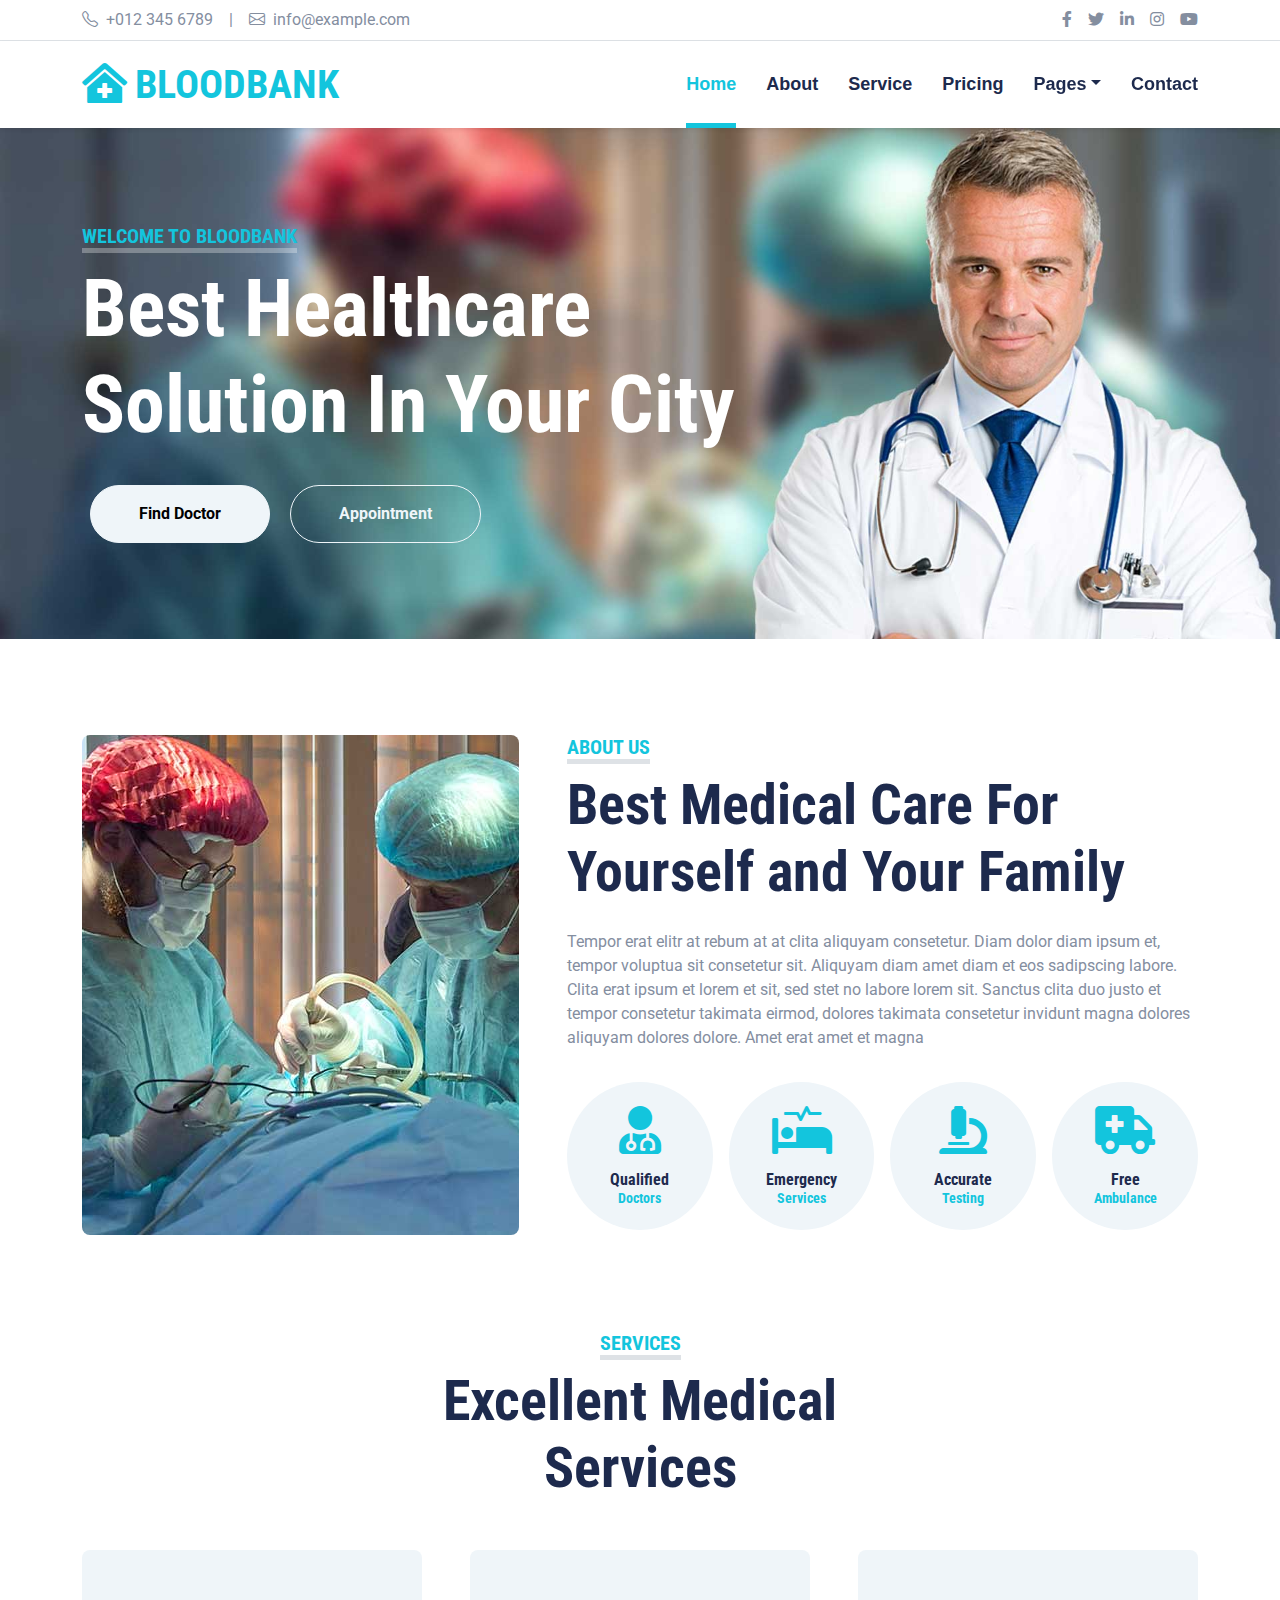
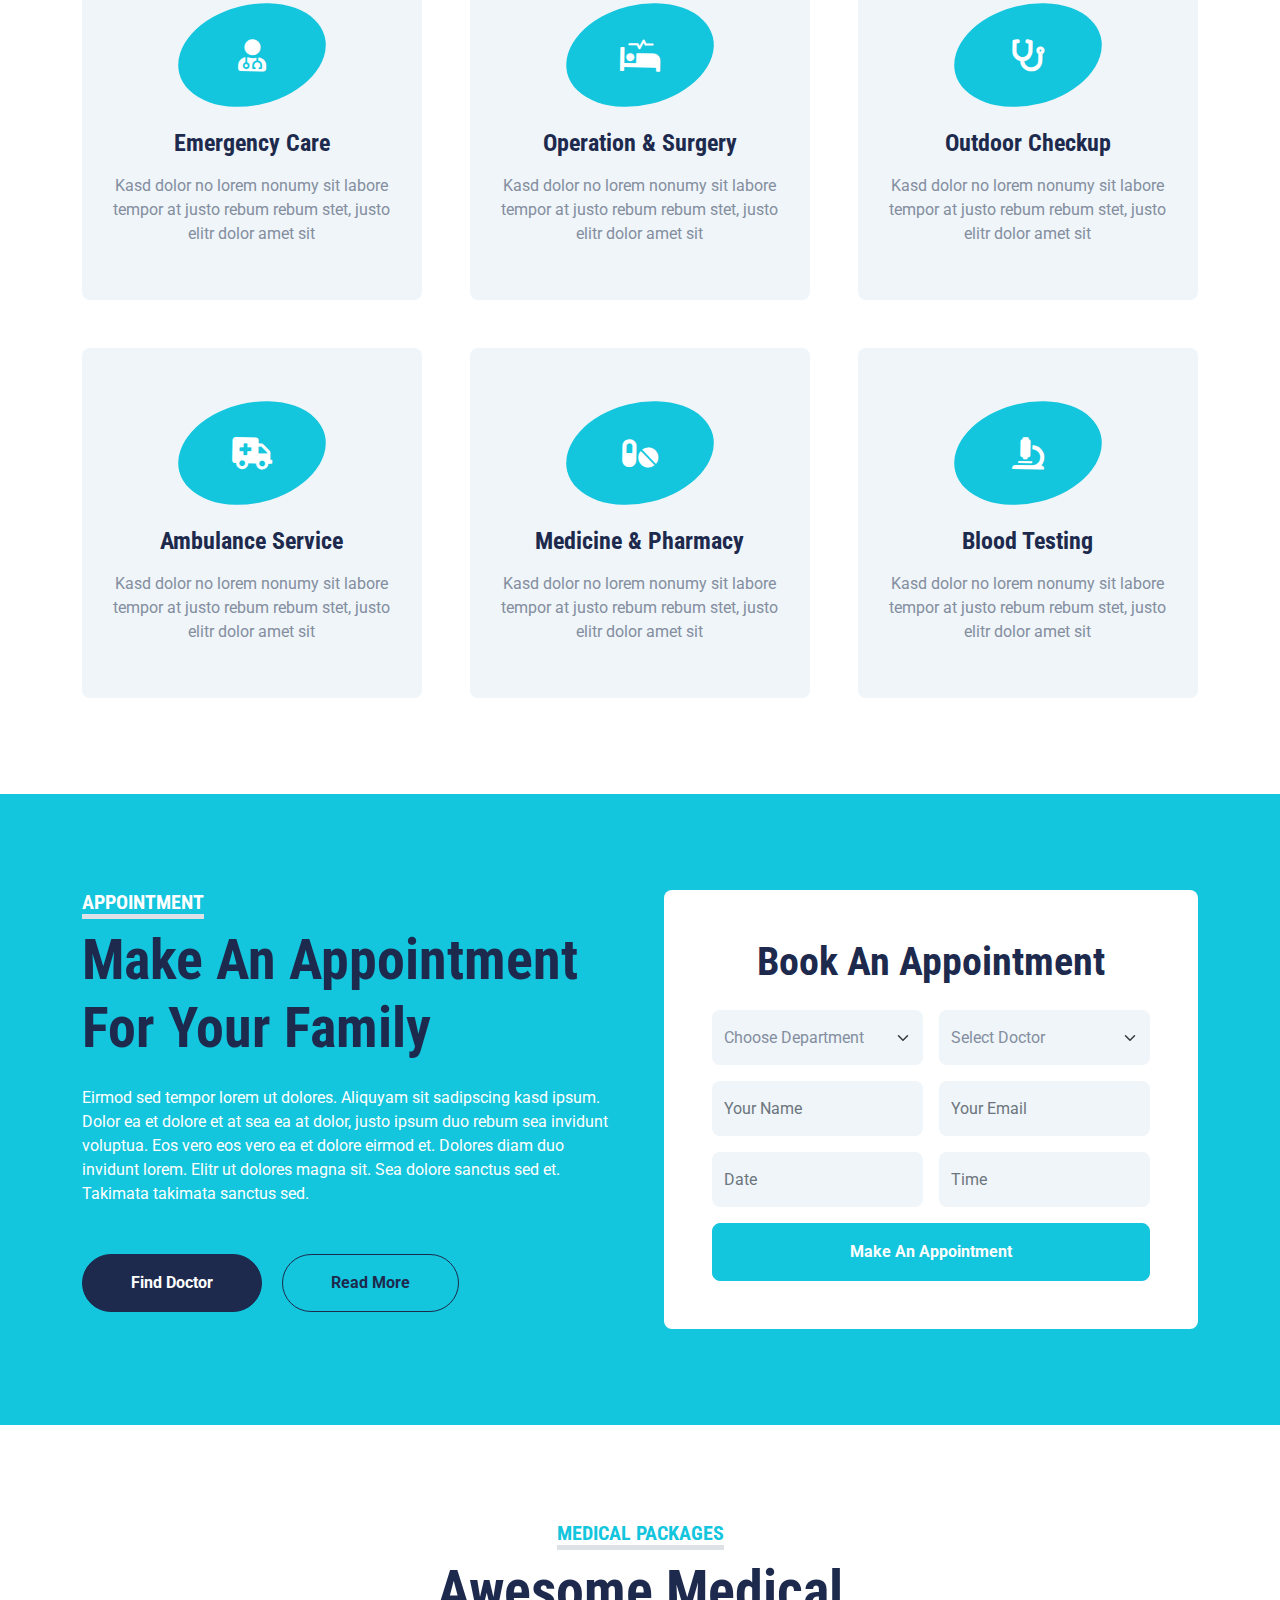
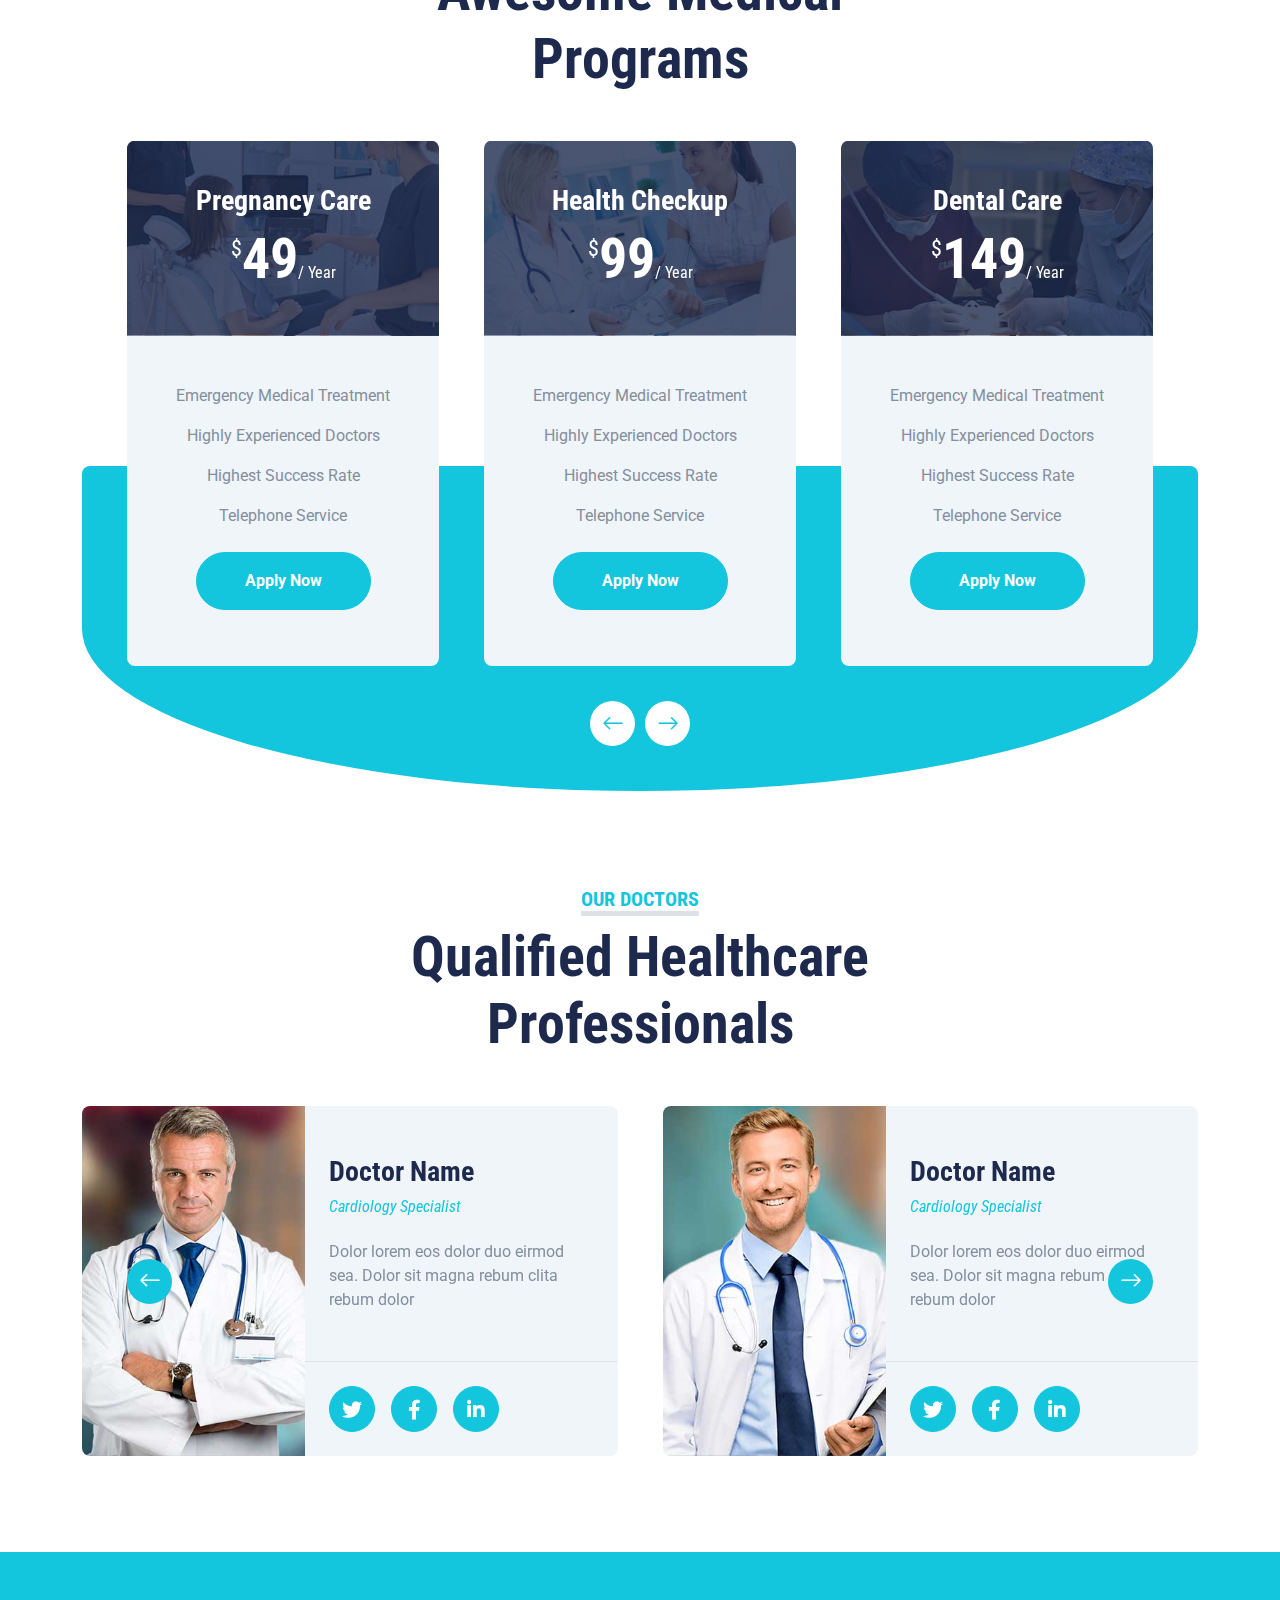
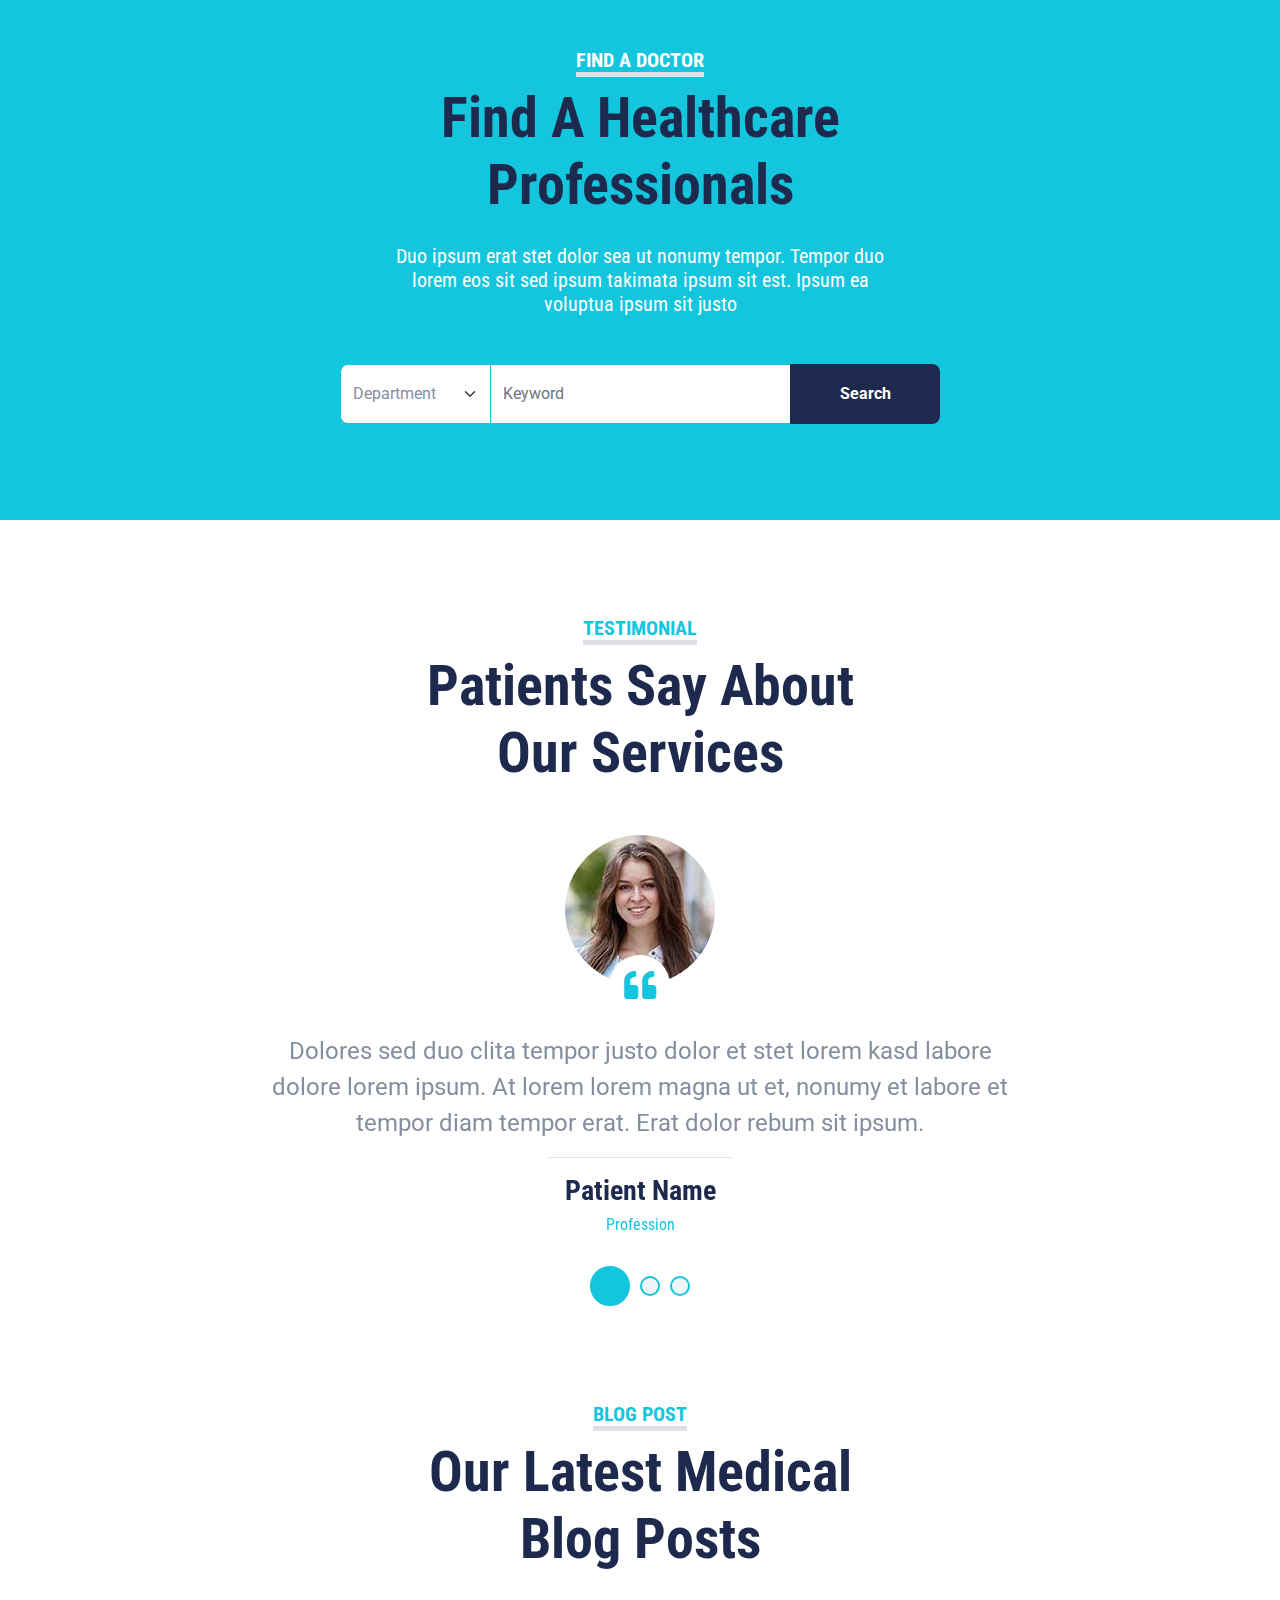
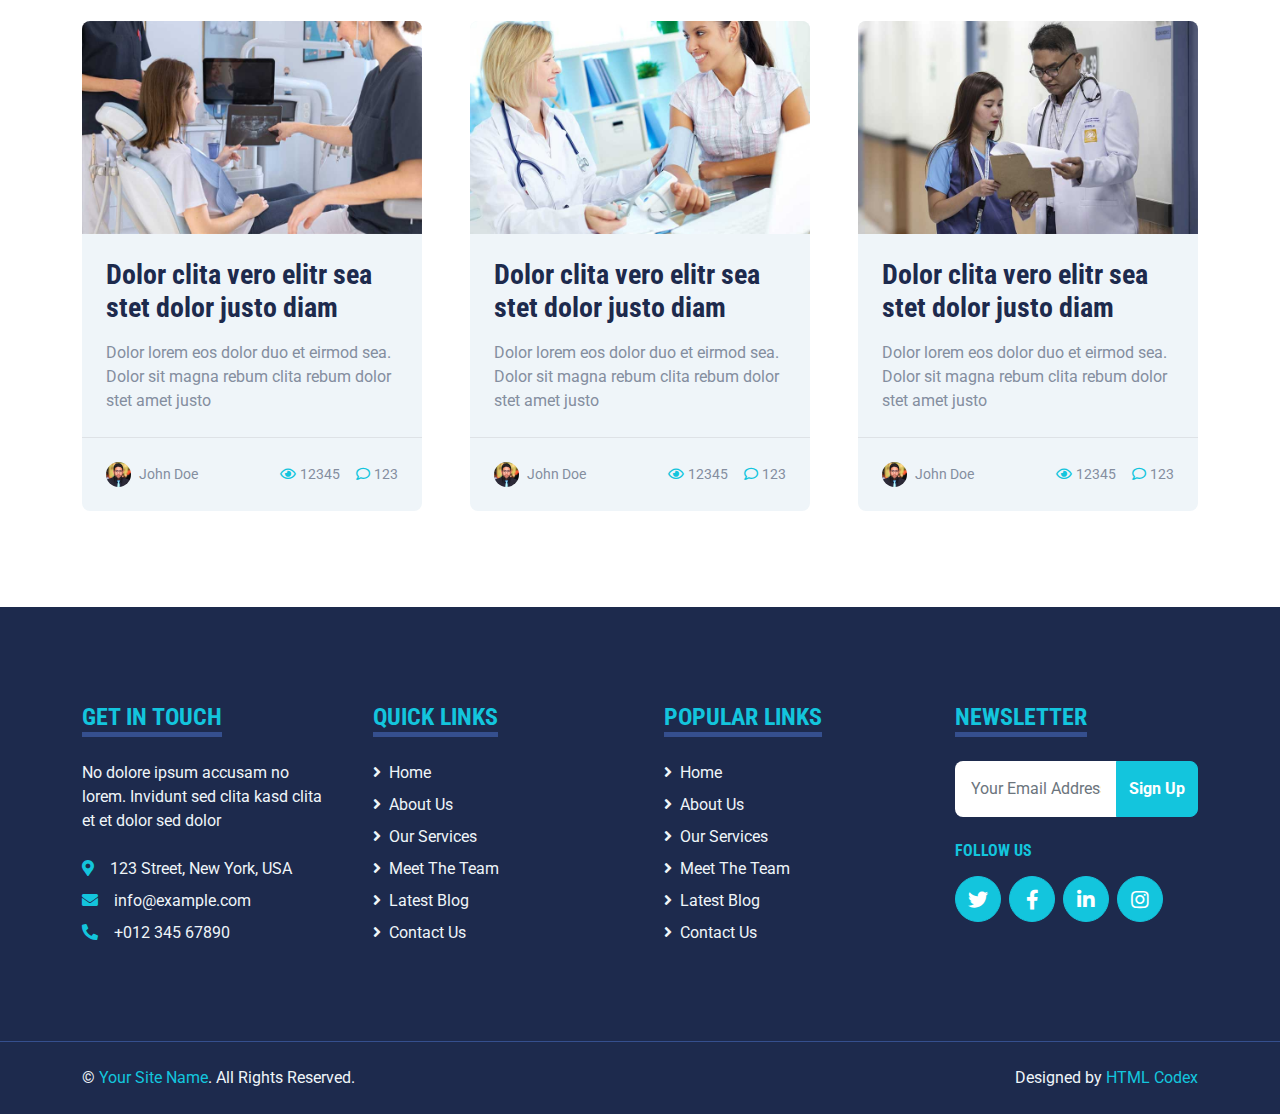
<file: frontend/index.html>
<!DOCTYPE html>
<html lang="en">

<head>
    <meta charset="utf-8">
    <title>Blood bank - Get the blood you need</title>
    <meta content="width=device-width, initial-scale=1.0" name="viewport">
    <meta content="Free HTML Templates" name="keywords">
    <meta content="Free HTML Templates" name="description">

    <!-- Favicon -->
    <link href="img/favicon.ico" rel="icon">

    <!-- Google Web Fonts -->
    <link rel="preconnect" href="https://fonts.gstatic.com">
    <link href="https://fonts.googleapis.com/css2?family=Roboto+Condensed:wght@400;700&family=Roboto:wght@400;700&display=swap" rel="stylesheet">  

    <!-- Icon Font Stylesheet -->
    <link href="https://cdnjs.cloudflare.com/ajax/libs/font-awesome/5.15.0/css/all.min.css" rel="stylesheet">
    <link href="https://cdn.jsdelivr.net/npm/bootstrap-icons@1.4.1/font/bootstrap-icons.css" rel="stylesheet">

    <!-- Libraries Stylesheet -->
    <link href="lib/owlcarousel/assets/owl.carousel.min.css" rel="stylesheet">
    <link href="lib/tempusdominus/css/tempusdominus-bootstrap-4.min.css" rel="stylesheet" />

    <!-- Customized Bootstrap Stylesheet -->
    <link href="css/bootstrap.min.css" rel="stylesheet">

    <!-- Template Stylesheet -->
    <link href="css/style.css" rel="stylesheet">
</head>

<body>
    <!-- Topbar Start -->
    <div class="container-fluid py-2 border-bottom d-none d-lg-block">
        <div class="container">
            <div class="row">
                <div class="col-md-6 text-center text-lg-start mb-2 mb-lg-0">
                    <div class="d-inline-flex align-items-center">
                        <a class="text-decoration-none text-body pe-3" href=""><i class="bi bi-telephone me-2"></i>+012 345 6789</a>
                        <span class="text-body">|</span>
                        <a class="text-decoration-none text-body px-3" href=""><i class="bi bi-envelope me-2"></i>info@example.com</a>
                    </div>
                </div>
                <div class="col-md-6 text-center text-lg-end">
                    <div class="d-inline-flex align-items-center">
                        <a class="text-body px-2" href="">
                            <i class="fab fa-facebook-f"></i>
                        </a>
                        <a class="text-body px-2" href="">
                            <i class="fab fa-twitter"></i>
                        </a>
                        <a class="text-body px-2" href="">
                            <i class="fab fa-linkedin-in"></i>
                        </a>
                        <a class="text-body px-2" href="">
                            <i class="fab fa-instagram"></i>
                        </a>
                        <a class="text-body ps-2" href="">
                            <i class="fab fa-youtube"></i>
                        </a>
                    </div>
                </div>
            </div>
        </div>
    </div>
    <!-- Topbar End -->


    <!-- Navbar Start -->
    <div class="container-fluid sticky-top bg-white shadow-sm">
        <div class="container">
            <nav class="navbar navbar-expand-lg bg-white navbar-light py-3 py-lg-0">
                <a href="index.html" class="navbar-brand">
                    <h1 class="m-0 text-uppercase text-primary"><i class="fa fa-clinic-medical me-2"></i>bloodbank</h1>
                </a>
                <button class="navbar-toggler" type="button" data-bs-toggle="collapse" data-bs-target="#navbarCollapse">
                    <span class="navbar-toggler-icon"></span>
                </button>
                <div class="collapse navbar-collapse" id="navbarCollapse">
                    <div class="navbar-nav ms-auto py-0">
                        <a href="index.html" class="nav-item nav-link active">Home</a>
                        <a href="about.html" class="nav-item nav-link">About</a>
                        <a href="service.html" class="nav-item nav-link">Service</a>
                        <a href="price.html" class="nav-item nav-link">Pricing</a>
                        <div class="nav-item dropdown">
                            <a href="#" class="nav-link dropdown-toggle" data-bs-toggle="dropdown">Pages</a>
                            <div class="dropdown-menu m-0">
                                <a href="blog.html" class="dropdown-item">Blog Grid</a>
                                <a href="detail.html" class="dropdown-item">Blog Detail</a>
                                <a href="team.html" class="dropdown-item">The Team</a>
                                <a href="testimonial.html" class="dropdown-item">Testimonial</a>
                                <a href="appointment.html" class="dropdown-item">Appointment</a>
                                <a href="search.html" class="dropdown-item">Search</a>
                            </div>
                        </div>
                        <a href="contact.html" class="nav-item nav-link">Contact</a>
                    </div>
                </div>
            </nav>
        </div>
    </div>
    <!-- Navbar End -->


    <!-- Hero Start -->
    <div class="container-fluid bg-primary py-5 mb-5 hero-header">
        <div class="container py-5">
            <div class="row justify-content-start">
                <div class="col-lg-8 text-center text-lg-start">
                    <h5 class="d-inline-block text-primary text-uppercase border-bottom border-5" style="border-color: rgba(256, 256, 256, .3) !important;">Welcome To bloodbank</h5>
                    <h1 class="display-1 text-white mb-md-4">Best Healthcare Solution In Your City</h1>
                    <div class="pt-2">
                        <a href="" class="btn btn-light rounded-pill py-md-3 px-md-5 mx-2">Find Doctor</a>
                        <a href="" class="btn btn-outline-light rounded-pill py-md-3 px-md-5 mx-2">Appointment</a>
                    </div>
                </div>
            </div>
        </div>
    </div>
    <!-- Hero End -->


    <!-- About Start -->
    <div class="container-fluid py-5">
        <div class="container">
            <div class="row gx-5">
                <div class="col-lg-5 mb-5 mb-lg-0" style="min-height: 500px;">
                    <div class="position-relative h-100">
                        <img class="position-absolute w-100 h-100 rounded" src="img/about.jpg" style="object-fit: cover;">
                    </div>
                </div>
                <div class="col-lg-7">
                    <div class="mb-4">
                        <h5 class="d-inline-block text-primary text-uppercase border-bottom border-5">About Us</h5>
                        <h1 class="display-4">Best Medical Care For Yourself and Your Family</h1>
                    </div>
                    <p>Tempor erat elitr at rebum at at clita aliquyam consetetur. Diam dolor diam ipsum et, tempor voluptua sit consetetur sit. Aliquyam diam amet diam et eos sadipscing labore. Clita erat ipsum et lorem et sit, sed stet no labore lorem sit. Sanctus clita duo justo et tempor consetetur takimata eirmod, dolores takimata consetetur invidunt magna dolores aliquyam dolores dolore. Amet erat amet et magna</p>
                    <div class="row g-3 pt-3">
                        <div class="col-sm-3 col-6">
                            <div class="bg-light text-center rounded-circle py-4">
                                <i class="fa fa-3x fa-user-md text-primary mb-3"></i>
                                <h6 class="mb-0">Qualified<small class="d-block text-primary">Doctors</small></h6>
                            </div>
                        </div>
                        <div class="col-sm-3 col-6">
                            <div class="bg-light text-center rounded-circle py-4">
                                <i class="fa fa-3x fa-procedures text-primary mb-3"></i>
                                <h6 class="mb-0">Emergency<small class="d-block text-primary">Services</small></h6>
                            </div>
                        </div>
                        <div class="col-sm-3 col-6">
                            <div class="bg-light text-center rounded-circle py-4">
                                <i class="fa fa-3x fa-microscope text-primary mb-3"></i>
                                <h6 class="mb-0">Accurate<small class="d-block text-primary">Testing</small></h6>
                            </div>
                        </div>
                        <div class="col-sm-3 col-6">
                            <div class="bg-light text-center rounded-circle py-4">
                                <i class="fa fa-3x fa-ambulance text-primary mb-3"></i>
                                <h6 class="mb-0">Free<small class="d-block text-primary">Ambulance</small></h6>
                            </div>
                        </div>
                    </div>
                </div>
            </div>
        </div>
    </div>
    <!-- About End -->
    

    <!-- Services Start -->
    <div class="container-fluid py-5">
        <div class="container">
            <div class="text-center mx-auto mb-5" style="max-width: 500px;">
                <h5 class="d-inline-block text-primary text-uppercase border-bottom border-5">Services</h5>
                <h1 class="display-4">Excellent Medical Services</h1>
            </div>
            <div class="row g-5">
                <div class="col-lg-4 col-md-6">
                    <div class="service-item bg-light rounded d-flex flex-column align-items-center justify-content-center text-center">
                        <div class="service-icon mb-4">
                            <i class="fa fa-2x fa-user-md text-white"></i>
                        </div>
                        <h4 class="mb-3">Emergency Care</h4>
                        <p class="m-0">Kasd dolor no lorem nonumy sit labore tempor at justo rebum rebum stet, justo elitr dolor amet sit</p>
                        <a class="btn btn-lg btn-primary rounded-pill" href="">
                            <i class="bi bi-arrow-right"></i>
                        </a>
                    </div>
                </div>
                <div class="col-lg-4 col-md-6">
                    <div class="service-item bg-light rounded d-flex flex-column align-items-center justify-content-center text-center">
                        <div class="service-icon mb-4">
                            <i class="fa fa-2x fa-procedures text-white"></i>
                        </div>
                        <h4 class="mb-3">Operation & Surgery</h4>
                        <p class="m-0">Kasd dolor no lorem nonumy sit labore tempor at justo rebum rebum stet, justo elitr dolor amet sit</p>
                        <a class="btn btn-lg btn-primary rounded-pill" href="">
                            <i class="bi bi-arrow-right"></i>
                        </a>
                    </div>
                </div>
                <div class="col-lg-4 col-md-6">
                    <div class="service-item bg-light rounded d-flex flex-column align-items-center justify-content-center text-center">
                        <div class="service-icon mb-4">
                            <i class="fa fa-2x fa-stethoscope text-white"></i>
                        </div>
                        <h4 class="mb-3">Outdoor Checkup</h4>
                        <p class="m-0">Kasd dolor no lorem nonumy sit labore tempor at justo rebum rebum stet, justo elitr dolor amet sit</p>
                        <a class="btn btn-lg btn-primary rounded-pill" href="">
                            <i class="bi bi-arrow-right"></i>
                        </a>
                    </div>
                </div>
                <div class="col-lg-4 col-md-6">
                    <div class="service-item bg-light rounded d-flex flex-column align-items-center justify-content-center text-center">
                        <div class="service-icon mb-4">
                            <i class="fa fa-2x fa-ambulance text-white"></i>
                        </div>
                        <h4 class="mb-3">Ambulance Service</h4>
                        <p class="m-0">Kasd dolor no lorem nonumy sit labore tempor at justo rebum rebum stet, justo elitr dolor amet sit</p>
                        <a class="btn btn-lg btn-primary rounded-pill" href="">
                            <i class="bi bi-arrow-right"></i>
                        </a>
                    </div>
                </div>
                <div class="col-lg-4 col-md-6">
                    <div class="service-item bg-light rounded d-flex flex-column align-items-center justify-content-center text-center">
                        <div class="service-icon mb-4">
                            <i class="fa fa-2x fa-pills text-white"></i>
                        </div>
                        <h4 class="mb-3">Medicine & Pharmacy</h4>
                        <p class="m-0">Kasd dolor no lorem nonumy sit labore tempor at justo rebum rebum stet, justo elitr dolor amet sit</p>
                        <a class="btn btn-lg btn-primary rounded-pill" href="">
                            <i class="bi bi-arrow-right"></i>
                        </a>
                    </div>
                </div>
                <div class="col-lg-4 col-md-6">
                    <div class="service-item bg-light rounded d-flex flex-column align-items-center justify-content-center text-center">
                        <div class="service-icon mb-4">
                            <i class="fa fa-2x fa-microscope text-white"></i>
                        </div>
                        <h4 class="mb-3">Blood Testing</h4>
                        <p class="m-0">Kasd dolor no lorem nonumy sit labore tempor at justo rebum rebum stet, justo elitr dolor amet sit</p>
                        <a class="btn btn-lg btn-primary rounded-pill" href="">
                            <i class="bi bi-arrow-right"></i>
                        </a>
                    </div>
                </div>
            </div>
        </div>
    </div>
    <!-- Services End -->


    <!-- Appointment Start -->
    <div class="container-fluid bg-primary my-5 py-5">
        <div class="container py-5">
            <div class="row gx-5">
                <div class="col-lg-6 mb-5 mb-lg-0">
                    <div class="mb-4">
                        <h5 class="d-inline-block text-white text-uppercase border-bottom border-5">Appointment</h5>
                        <h1 class="display-4">Make An Appointment For Your Family</h1>
                    </div>
                    <p class="text-white mb-5">Eirmod sed tempor lorem ut dolores. Aliquyam sit sadipscing kasd ipsum. Dolor ea et dolore et at sea ea at dolor, justo ipsum duo rebum sea invidunt voluptua. Eos vero eos vero ea et dolore eirmod et. Dolores diam duo invidunt lorem. Elitr ut dolores magna sit. Sea dolore sanctus sed et. Takimata takimata sanctus sed.</p>
                    <a class="btn btn-dark rounded-pill py-3 px-5 me-3" href="">Find Doctor</a>
                    <a class="btn btn-outline-dark rounded-pill py-3 px-5" href="">Read More</a>
                </div>
                <div class="col-lg-6">
                    <div class="bg-white text-center rounded p-5">
                        <h1 class="mb-4">Book An Appointment</h1>
                        <form>
                            <div class="row g-3">
                                <div class="col-12 col-sm-6">
                                    <select class="form-select bg-light border-0" style="height: 55px;">
                                        <option selected>Choose Department</option>
                                        <option value="1">Department 1</option>
                                        <option value="2">Department 2</option>
                                        <option value="3">Department 3</option>
                                    </select>
                                </div>
                                <div class="col-12 col-sm-6">
                                    <select class="form-select bg-light border-0" style="height: 55px;">
                                        <option selected>Select Doctor</option>
                                        <option value="1">Doctor 1</option>
                                        <option value="2">Doctor 2</option>
                                        <option value="3">Doctor 3</option>
                                    </select>
                                </div>
                                <div class="col-12 col-sm-6">
                                    <input type="text" class="form-control bg-light border-0" placeholder="Your Name" style="height: 55px;">
                                </div>
                                <div class="col-12 col-sm-6">
                                    <input type="email" class="form-control bg-light border-0" placeholder="Your Email" style="height: 55px;">
                                </div>
                                <div class="col-12 col-sm-6">
                                    <div class="date" id="date" data-target-input="nearest">
                                        <input type="text"
                                            class="form-control bg-light border-0 datetimepicker-input"
                                            placeholder="Date" data-target="#date" data-toggle="datetimepicker" style="height: 55px;">
                                    </div>
                                </div>
                                <div class="col-12 col-sm-6">
                                    <div class="time" id="time" data-target-input="nearest">
                                        <input type="text"
                                            class="form-control bg-light border-0 datetimepicker-input"
                                            placeholder="Time" data-target="#time" data-toggle="datetimepicker" style="height: 55px;">
                                    </div>
                                </div>
                                <div class="col-12">
                                    <button class="btn btn-primary w-100 py-3" type="submit">Make An Appointment</button>
                                </div>
                            </div>
                        </form>
                    </div>
                </div>
            </div>
        </div>
    </div>
    <!-- Appointment End -->


    <!-- Pricing Plan Start -->
    <div class="container-fluid py-5">
        <div class="container">
            <div class="text-center mx-auto mb-5" style="max-width: 500px;">
                <h5 class="d-inline-block text-primary text-uppercase border-bottom border-5">Medical Packages</h5>
                <h1 class="display-4">Awesome Medical Programs</h1>
            </div>
            <div class="owl-carousel price-carousel position-relative" style="padding: 0 45px 45px 45px;">
                <div class="bg-light rounded text-center">
                    <div class="position-relative">
                        <img class="img-fluid rounded-top" src="img/price-1.jpg" alt="">
                        <div class="position-absolute w-100 h-100 top-50 start-50 translate-middle rounded-top d-flex flex-column align-items-center justify-content-center" style="background: rgba(29, 42, 77, .8);">
                            <h3 class="text-white">Pregnancy Care</h3>
                            <h1 class="display-4 text-white mb-0">
                                <small class="align-top fw-normal" style="font-size: 22px; line-height: 45px;">$</small>49<small class="align-bottom fw-normal" style="font-size: 16px; line-height: 40px;">/ Year</small>
                            </h1>
                        </div>
                    </div>
                    <div class="text-center py-5">
                        <p>Emergency Medical Treatment</p>
                        <p>Highly Experienced Doctors</p>
                        <p>Highest Success Rate</p>
                        <p>Telephone Service</p>
                        <a href="" class="btn btn-primary rounded-pill py-3 px-5 my-2">Apply Now</a>
                    </div>
                </div>
                <div class="bg-light rounded text-center">
                    <div class="position-relative">
                        <img class="img-fluid rounded-top" src="img/price-2.jpg" alt="">
                        <div class="position-absolute w-100 h-100 top-50 start-50 translate-middle rounded-top d-flex flex-column align-items-center justify-content-center" style="background: rgba(29, 42, 77, .8);">
                            <h3 class="text-white">Health Checkup</h3>
                            <h1 class="display-4 text-white mb-0">
                                <small class="align-top fw-normal" style="font-size: 22px; line-height: 45px;">$</small>99<small class="align-bottom fw-normal" style="font-size: 16px; line-height: 40px;">/ Year</small>
                            </h1>
                        </div>
                    </div>
                    <div class="text-center py-5">
                        <p>Emergency Medical Treatment</p>
                        <p>Highly Experienced Doctors</p>
                        <p>Highest Success Rate</p>
                        <p>Telephone Service</p>
                        <a href="" class="btn btn-primary rounded-pill py-3 px-5 my-2">Apply Now</a>
                    </div>
                </div>
                <div class="bg-light rounded text-center">
                    <div class="position-relative">
                        <img class="img-fluid rounded-top" src="img/price-3.jpg" alt="">
                        <div class="position-absolute w-100 h-100 top-50 start-50 translate-middle rounded-top d-flex flex-column align-items-center justify-content-center" style="background: rgba(29, 42, 77, .8);">
                            <h3 class="text-white">Dental Care</h3>
                            <h1 class="display-4 text-white mb-0">
                                <small class="align-top fw-normal" style="font-size: 22px; line-height: 45px;">$</small>149<small class="align-bottom fw-normal" style="font-size: 16px; line-height: 40px;">/ Year</small>
                            </h1>
                        </div>
                    </div>
                    <div class="text-center py-5">
                        <p>Emergency Medical Treatment</p>
                        <p>Highly Experienced Doctors</p>
                        <p>Highest Success Rate</p>
                        <p>Telephone Service</p>
                        <a href="" class="btn btn-primary rounded-pill py-3 px-5 my-2">Apply Now</a>
                    </div>
                </div>
                <div class="bg-light rounded text-center">
                    <div class="position-relative">
                        <img class="img-fluid rounded-top" src="img/price-4.jpg" alt="">
                        <div class="position-absolute w-100 h-100 top-50 start-50 translate-middle rounded-top d-flex flex-column align-items-center justify-content-center" style="background: rgba(29, 42, 77, .8);">
                            <h3 class="text-white">Operation & Surgery</h3>
                            <h1 class="display-4 text-white mb-0">
                                <small class="align-top fw-normal" style="font-size: 22px; line-height: 45px;">$</small>199<small class="align-bottom fw-normal" style="font-size: 16px; line-height: 40px;">/ Year</small>
                            </h1>
                        </div>
                    </div>
                    <div class="text-center py-5">
                        <p>Emergency Medical Treatment</p>
                        <p>Highly Experienced Doctors</p>
                        <p>Highest Success Rate</p>
                        <p>Telephone Service</p>
                        <a href="" class="btn btn-primary rounded-pill py-3 px-5 my-2">Apply Now</a>
                    </div>
                </div>
            </div>
        </div>
    </div>
    <!-- Pricing Plan End -->


    <!-- Team Start -->
    <div class="container-fluid py-5">
        <div class="container">
            <div class="text-center mx-auto mb-5" style="max-width: 500px;">
                <h5 class="d-inline-block text-primary text-uppercase border-bottom border-5">Our Doctors</h5>
                <h1 class="display-4">Qualified Healthcare Professionals</h1>
            </div>
            <div class="owl-carousel team-carousel position-relative">
                <div class="team-item">
                    <div class="row g-0 bg-light rounded overflow-hidden">
                        <div class="col-12 col-sm-5 h-100">
                            <img class="img-fluid h-100" src="img/team-1.jpg" style="object-fit: cover;">
                        </div>
                        <div class="col-12 col-sm-7 h-100 d-flex flex-column">
                            <div class="mt-auto p-4">
                                <h3>Doctor Name</h3>
                                <h6 class="fw-normal fst-italic text-primary mb-4">Cardiology Specialist</h6>
                                <p class="m-0">Dolor lorem eos dolor duo eirmod sea. Dolor sit magna rebum clita rebum dolor</p>
                            </div>
                            <div class="d-flex mt-auto border-top p-4">
                                <a class="btn btn-lg btn-primary btn-lg-square rounded-circle me-3" href="#"><i class="fab fa-twitter"></i></a>
                                <a class="btn btn-lg btn-primary btn-lg-square rounded-circle me-3" href="#"><i class="fab fa-facebook-f"></i></a>
                                <a class="btn btn-lg btn-primary btn-lg-square rounded-circle" href="#"><i class="fab fa-linkedin-in"></i></a>
                            </div>
                        </div>
                    </div>
                </div>
                <div class="team-item">
                    <div class="row g-0 bg-light rounded overflow-hidden">
                        <div class="col-12 col-sm-5 h-100">
                            <img class="img-fluid h-100" src="img/team-2.jpg" style="object-fit: cover;">
                        </div>
                        <div class="col-12 col-sm-7 h-100 d-flex flex-column">
                            <div class="mt-auto p-4">
                                <h3>Doctor Name</h3>
                                <h6 class="fw-normal fst-italic text-primary mb-4">Cardiology Specialist</h6>
                                <p class="m-0">Dolor lorem eos dolor duo eirmod sea. Dolor sit magna rebum clita rebum dolor</p>
                            </div>
                            <div class="d-flex mt-auto border-top p-4">
                                <a class="btn btn-lg btn-primary btn-lg-square rounded-circle me-3" href="#"><i class="fab fa-twitter"></i></a>
                                <a class="btn btn-lg btn-primary btn-lg-square rounded-circle me-3" href="#"><i class="fab fa-facebook-f"></i></a>
                                <a class="btn btn-lg btn-primary btn-lg-square rounded-circle" href="#"><i class="fab fa-linkedin-in"></i></a>
                            </div>
                        </div>
                    </div>
                </div>
                <div class="team-item">
                    <div class="row g-0 bg-light rounded overflow-hidden">
                        <div class="col-12 col-sm-5 h-100">
                            <img class="img-fluid h-100" src="img/team-3.jpg" style="object-fit: cover;">
                        </div>
                        <div class="col-12 col-sm-7 h-100 d-flex flex-column">
                            <div class="mt-auto p-4">
                                <h3>Doctor Name</h3>
                                <h6 class="fw-normal fst-italic text-primary mb-4">Cardiology Specialist</h6>
                                <p class="m-0">Dolor lorem eos dolor duo eirmod sea. Dolor sit magna rebum clita rebum dolor</p>
                            </div>
                            <div class="d-flex mt-auto border-top p-4">
                                <a class="btn btn-lg btn-primary btn-lg-square rounded-circle me-3" href="#"><i class="fab fa-twitter"></i></a>
                                <a class="btn btn-lg btn-primary btn-lg-square rounded-circle me-3" href="#"><i class="fab fa-facebook-f"></i></a>
                                <a class="btn btn-lg btn-primary btn-lg-square rounded-circle" href="#"><i class="fab fa-linkedin-in"></i></a>
                            </div>
                        </div>
                    </div>
                </div>
            </div>
        </div>
    </div>
    <!-- Team End -->


    <!-- Search Start -->
    <div class="container-fluid bg-primary my-5 py-5">
        <div class="container py-5">
            <div class="text-center mx-auto mb-5" style="max-width: 500px;">
                <h5 class="d-inline-block text-white text-uppercase border-bottom border-5">Find A Doctor</h5>
                <h1 class="display-4 mb-4">Find A Healthcare Professionals</h1>
                <h5 class="text-white fw-normal">Duo ipsum erat stet dolor sea ut nonumy tempor. Tempor duo lorem eos sit sed ipsum takimata ipsum sit est. Ipsum ea voluptua ipsum sit justo</h5>
            </div>
            <div class="mx-auto" style="width: 100%; max-width: 600px;">
                <div class="input-group">
                    <select class="form-select border-primary w-25" style="height: 60px;">
                        <option selected>Department</option>
                        <option value="1">Department 1</option>
                        <option value="2">Department 2</option>
                        <option value="3">Department 3</option>
                    </select>
                    <input type="text" class="form-control border-primary w-50" placeholder="Keyword">
                    <button class="btn btn-dark border-0 w-25">Search</button>
                </div>
            </div>
        </div>
    </div>
    <!-- Search End -->


    <!-- Testimonial Start -->
    <div class="container-fluid py-5">
        <div class="container">
            <div class="text-center mx-auto mb-5" style="max-width: 500px;">
                <h5 class="d-inline-block text-primary text-uppercase border-bottom border-5">Testimonial</h5>
                <h1 class="display-4">Patients Say About Our Services</h1>
            </div>
            <div class="row justify-content-center">
                <div class="col-lg-8">
                    <div class="owl-carousel testimonial-carousel">
                        <div class="testimonial-item text-center">
                            <div class="position-relative mb-5">
                                <img class="img-fluid rounded-circle mx-auto" src="img/testimonial-1.jpg" alt="">
                                <div class="position-absolute top-100 start-50 translate-middle d-flex align-items-center justify-content-center bg-white rounded-circle" style="width: 60px; height: 60px;">
                                    <i class="fa fa-quote-left fa-2x text-primary"></i>
                                </div>
                            </div>
                            <p class="fs-4 fw-normal">Dolores sed duo clita tempor justo dolor et stet lorem kasd labore dolore lorem ipsum. At lorem lorem magna ut et, nonumy et labore et tempor diam tempor erat. Erat dolor rebum sit ipsum.</p>
                            <hr class="w-25 mx-auto">
                            <h3>Patient Name</h3>
                            <h6 class="fw-normal text-primary mb-3">Profession</h6>
                        </div>
                        <div class="testimonial-item text-center">
                            <div class="position-relative mb-5">
                                <img class="img-fluid rounded-circle mx-auto" src="img/testimonial-2.jpg" alt="">
                                <div class="position-absolute top-100 start-50 translate-middle d-flex align-items-center justify-content-center bg-white rounded-circle" style="width: 60px; height: 60px;">
                                    <i class="fa fa-quote-left fa-2x text-primary"></i>
                                </div>
                            </div>
                            <p class="fs-4 fw-normal">Dolores sed duo clita tempor justo dolor et stet lorem kasd labore dolore lorem ipsum. At lorem lorem magna ut et, nonumy et labore et tempor diam tempor erat. Erat dolor rebum sit ipsum.</p>
                            <hr class="w-25 mx-auto">
                            <h3>Patient Name</h3>
                            <h6 class="fw-normal text-primary mb-3">Profession</h6>
                        </div>
                        <div class="testimonial-item text-center">
                            <div class="position-relative mb-5">
                                <img class="img-fluid rounded-circle mx-auto" src="img/testimonial-3.jpg" alt="">
                                <div class="position-absolute top-100 start-50 translate-middle d-flex align-items-center justify-content-center bg-white rounded-circle" style="width: 60px; height: 60px;">
                                    <i class="fa fa-quote-left fa-2x text-primary"></i>
                                </div>
                            </div>
                            <p class="fs-4 fw-normal">Dolores sed duo clita tempor justo dolor et stet lorem kasd labore dolore lorem ipsum. At lorem lorem magna ut et, nonumy et labore et tempor diam tempor erat. Erat dolor rebum sit ipsum.</p>
                            <hr class="w-25 mx-auto">
                            <h3>Patient Name</h3>
                            <h6 class="fw-normal text-primary mb-3">Profession</h6>
                        </div>
                    </div>
                </div>
            </div>
        </div>
    </div>
    <!-- Testimonial End -->


    <!-- Blog Start -->
    <div class="container-fluid py-5">
        <div class="container">
            <div class="text-center mx-auto mb-5" style="max-width: 500px;">
                <h5 class="d-inline-block text-primary text-uppercase border-bottom border-5">Blog Post</h5>
                <h1 class="display-4">Our Latest Medical Blog Posts</h1>
            </div>
            <div class="row g-5">
                <div class="col-xl-4 col-lg-6">
                    <div class="bg-light rounded overflow-hidden">
                        <img class="img-fluid w-100" src="img/blog-1.jpg" alt="">
                        <div class="p-4">
                            <a class="h3 d-block mb-3" href="">Dolor clita vero elitr sea stet dolor justo  diam</a>
                            <p class="m-0">Dolor lorem eos dolor duo et eirmod sea. Dolor sit magna
                                rebum clita rebum dolor stet amet justo</p>
                        </div>
                        <div class="d-flex justify-content-between border-top p-4">
                            <div class="d-flex align-items-center">
                                <img class="rounded-circle me-2" src="img/user.jpg" width="25" height="25" alt="">
                                <small>John Doe</small>
                            </div>
                            <div class="d-flex align-items-center">
                                <small class="ms-3"><i class="far fa-eye text-primary me-1"></i>12345</small>
                                <small class="ms-3"><i class="far fa-comment text-primary me-1"></i>123</small>
                            </div>
                        </div>
                    </div>
                </div>
                <div class="col-xl-4 col-lg-6">
                    <div class="bg-light rounded overflow-hidden">
                        <img class="img-fluid w-100" src="img/blog-2.jpg" alt="">
                        <div class="p-4">
                            <a class="h3 d-block mb-3" href="">Dolor clita vero elitr sea stet dolor justo  diam</a>
                            <p class="m-0">Dolor lorem eos dolor duo et eirmod sea. Dolor sit magna
                                rebum clita rebum dolor stet amet justo</p>
                        </div>
                        <div class="d-flex justify-content-between border-top p-4">
                            <div class="d-flex align-items-center">
                                <img class="rounded-circle me-2" src="img/user.jpg" width="25" height="25" alt="">
                                <small>John Doe</small>
                            </div>
                            <div class="d-flex align-items-center">
                                <small class="ms-3"><i class="far fa-eye text-primary me-1"></i>12345</small>
                                <small class="ms-3"><i class="far fa-comment text-primary me-1"></i>123</small>
                            </div>
                        </div>
                    </div>
                </div>
                <div class="col-xl-4 col-lg-6">
                    <div class="bg-light rounded overflow-hidden">
                        <img class="img-fluid w-100" src="img/blog-3.jpg" alt="">
                        <div class="p-4">
                            <a class="h3 d-block mb-3" href="">Dolor clita vero elitr sea stet dolor justo  diam</a>
                            <p class="m-0">Dolor lorem eos dolor duo et eirmod sea. Dolor sit magna
                                rebum clita rebum dolor stet amet justo</p>
                        </div>
                        <div class="d-flex justify-content-between border-top p-4">
                            <div class="d-flex align-items-center">
                                <img class="rounded-circle me-2" src="img/user.jpg" width="25" height="25" alt="">
                                <small>John Doe</small>
                            </div>
                            <div class="d-flex align-items-center">
                                <small class="ms-3"><i class="far fa-eye text-primary me-1"></i>12345</small>
                                <small class="ms-3"><i class="far fa-comment text-primary me-1"></i>123</small>
                            </div>
                        </div>
                    </div>
                </div>
            </div>
        </div>
    </div>
    <!-- Blog End -->
    

    <!-- Footer Start -->
    <div class="container-fluid bg-dark text-light mt-5 py-5">
        <div class="container py-5">
            <div class="row g-5">
                <div class="col-lg-3 col-md-6">
                    <h4 class="d-inline-block text-primary text-uppercase border-bottom border-5 border-secondary mb-4">Get In Touch</h4>
                    <p class="mb-4">No dolore ipsum accusam no lorem. Invidunt sed clita kasd clita et et dolor sed dolor</p>
                    <p class="mb-2"><i class="fa fa-map-marker-alt text-primary me-3"></i>123 Street, New York, USA</p>
                    <p class="mb-2"><i class="fa fa-envelope text-primary me-3"></i>info@example.com</p>
                    <p class="mb-0"><i class="fa fa-phone-alt text-primary me-3"></i>+012 345 67890</p>
                </div>
                <div class="col-lg-3 col-md-6">
                    <h4 class="d-inline-block text-primary text-uppercase border-bottom border-5 border-secondary mb-4">Quick Links</h4>
                    <div class="d-flex flex-column justify-content-start">
                        <a class="text-light mb-2" href="#"><i class="fa fa-angle-right me-2"></i>Home</a>
                        <a class="text-light mb-2" href="#"><i class="fa fa-angle-right me-2"></i>About Us</a>
                        <a class="text-light mb-2" href="#"><i class="fa fa-angle-right me-2"></i>Our Services</a>
                        <a class="text-light mb-2" href="#"><i class="fa fa-angle-right me-2"></i>Meet The Team</a>
                        <a class="text-light mb-2" href="#"><i class="fa fa-angle-right me-2"></i>Latest Blog</a>
                        <a class="text-light" href="#"><i class="fa fa-angle-right me-2"></i>Contact Us</a>
                    </div>
                </div>
                <div class="col-lg-3 col-md-6">
                    <h4 class="d-inline-block text-primary text-uppercase border-bottom border-5 border-secondary mb-4">Popular Links</h4>
                    <div class="d-flex flex-column justify-content-start">
                        <a class="text-light mb-2" href="#"><i class="fa fa-angle-right me-2"></i>Home</a>
                        <a class="text-light mb-2" href="#"><i class="fa fa-angle-right me-2"></i>About Us</a>
                        <a class="text-light mb-2" href="#"><i class="fa fa-angle-right me-2"></i>Our Services</a>
                        <a class="text-light mb-2" href="#"><i class="fa fa-angle-right me-2"></i>Meet The Team</a>
                        <a class="text-light mb-2" href="#"><i class="fa fa-angle-right me-2"></i>Latest Blog</a>
                        <a class="text-light" href="#"><i class="fa fa-angle-right me-2"></i>Contact Us</a>
                    </div>
                </div>
                <div class="col-lg-3 col-md-6">
                    <h4 class="d-inline-block text-primary text-uppercase border-bottom border-5 border-secondary mb-4">Newsletter</h4>
                    <form action="">
                        <div class="input-group">
                            <input type="text" class="form-control p-3 border-0" placeholder="Your Email Address">
                            <button class="btn btn-primary">Sign Up</button>
                        </div>
                    </form>
                    <h6 class="text-primary text-uppercase mt-4 mb-3">Follow Us</h6>
                    <div class="d-flex">
                        <a class="btn btn-lg btn-primary btn-lg-square rounded-circle me-2" href="#"><i class="fab fa-twitter"></i></a>
                        <a class="btn btn-lg btn-primary btn-lg-square rounded-circle me-2" href="#"><i class="fab fa-facebook-f"></i></a>
                        <a class="btn btn-lg btn-primary btn-lg-square rounded-circle me-2" href="#"><i class="fab fa-linkedin-in"></i></a>
                        <a class="btn btn-lg btn-primary btn-lg-square rounded-circle" href="#"><i class="fab fa-instagram"></i></a>
                    </div>
                </div>
            </div>
        </div>
    </div>
    <div class="container-fluid bg-dark text-light border-top border-secondary py-4">
        <div class="container">
            <div class="row g-5">
                <div class="col-md-6 text-center text-md-start">
                    <p class="mb-md-0">&copy; <a class="text-primary" href="#">Your Site Name</a>. All Rights Reserved.</p>
                </div>
                <div class="col-md-6 text-center text-md-end">
                    <p class="mb-0">Designed by <a class="text-primary" href="https://htmlcodex.com">HTML Codex</a></p>
                </div>
            </div>
        </div>
    </div>
    <!-- Footer End -->


    <!-- Back to Top -->
    <a href="#" class="btn btn-lg btn-primary btn-lg-square back-to-top"><i class="bi bi-arrow-up"></i></a>


    <!-- JavaScript Libraries -->
    <script src="https://code.jquery.com/jquery-3.4.1.min.js"></script>
    <script src="https://cdn.jsdelivr.net/npm/bootstrap@5.0.0/dist/js/bootstrap.bundle.min.js"></script>
    <script src="lib/easing/easing.min.js"></script>
    <script src="lib/waypoints/waypoints.min.js"></script>
    <script src="lib/owlcarousel/owl.carousel.min.js"></script>
    <script src="lib/tempusdominus/js/moment.min.js"></script>
    <script src="lib/tempusdominus/js/moment-timezone.min.js"></script>
    <script src="lib/tempusdominus/js/tempusdominus-bootstrap-4.min.js"></script>

    <!-- Template Javascript -->
    <script src="js/main.js"></script>
</body>

</html>
</file>
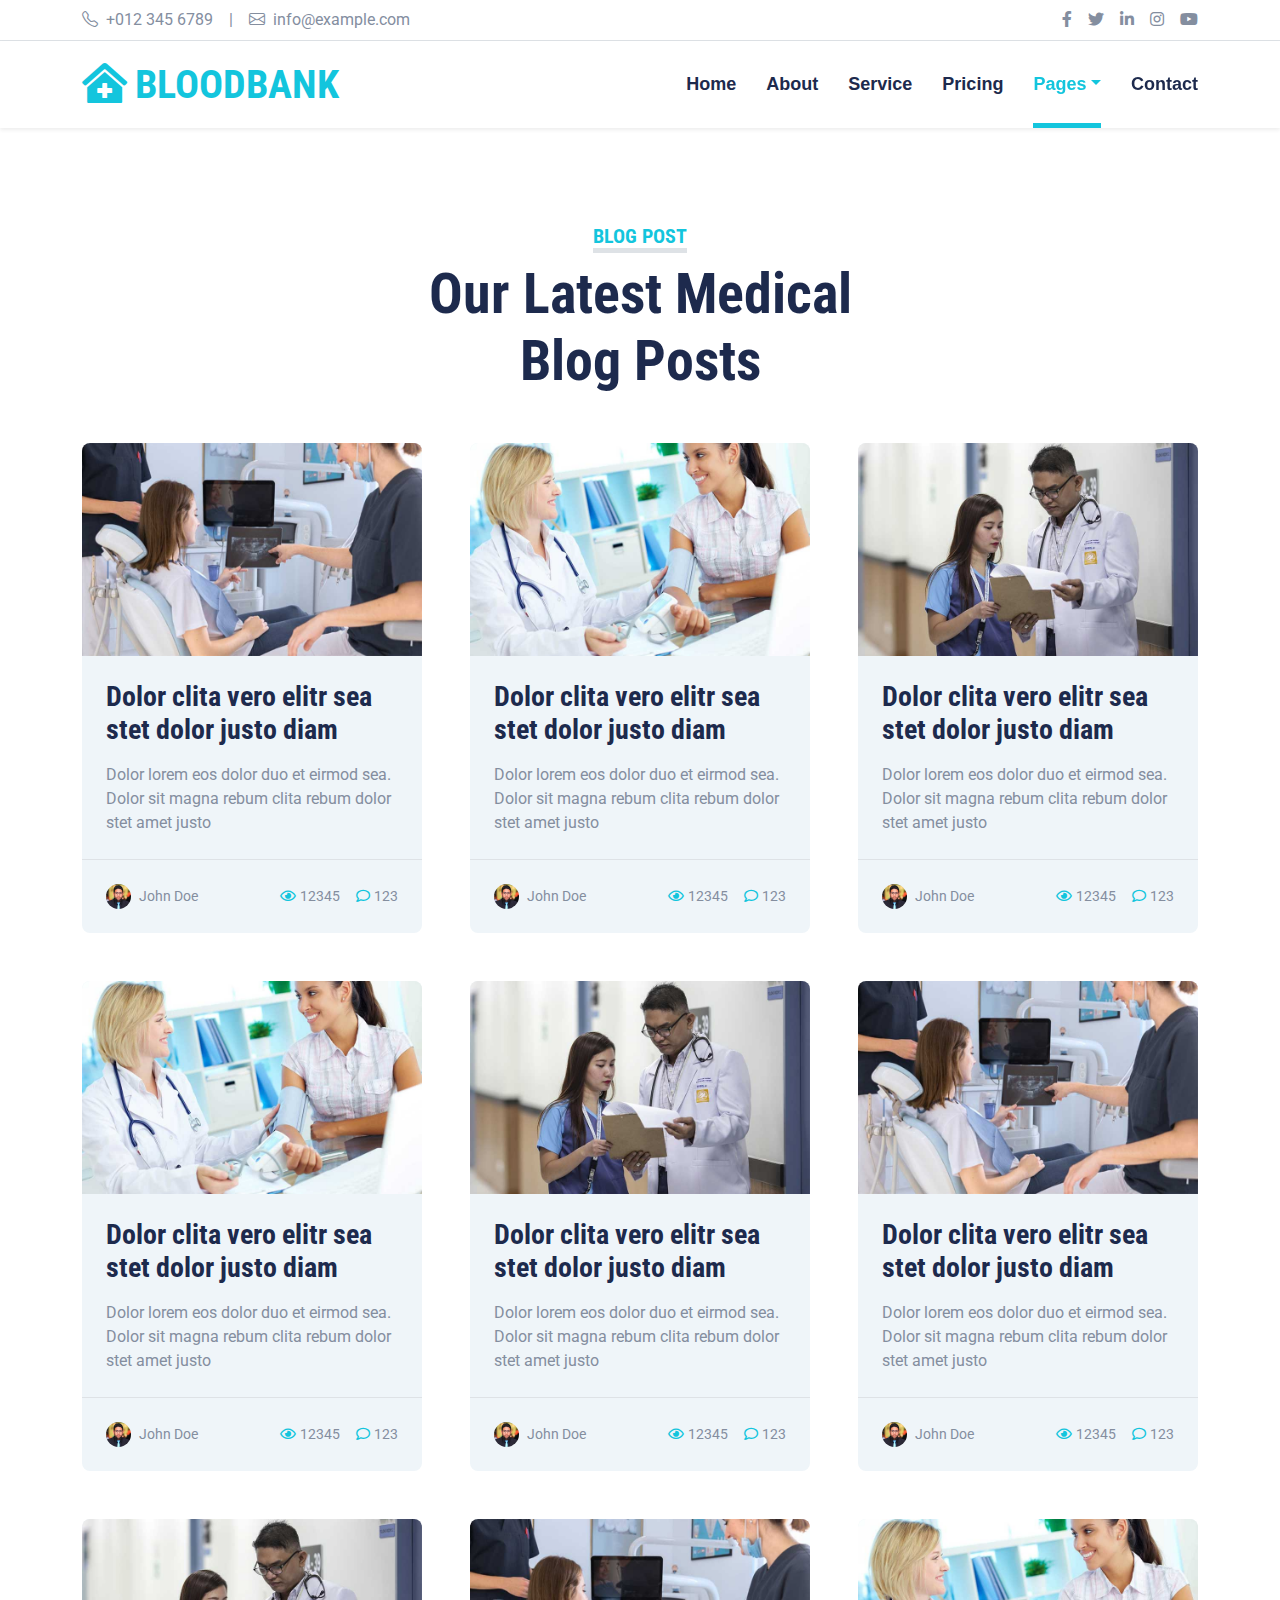
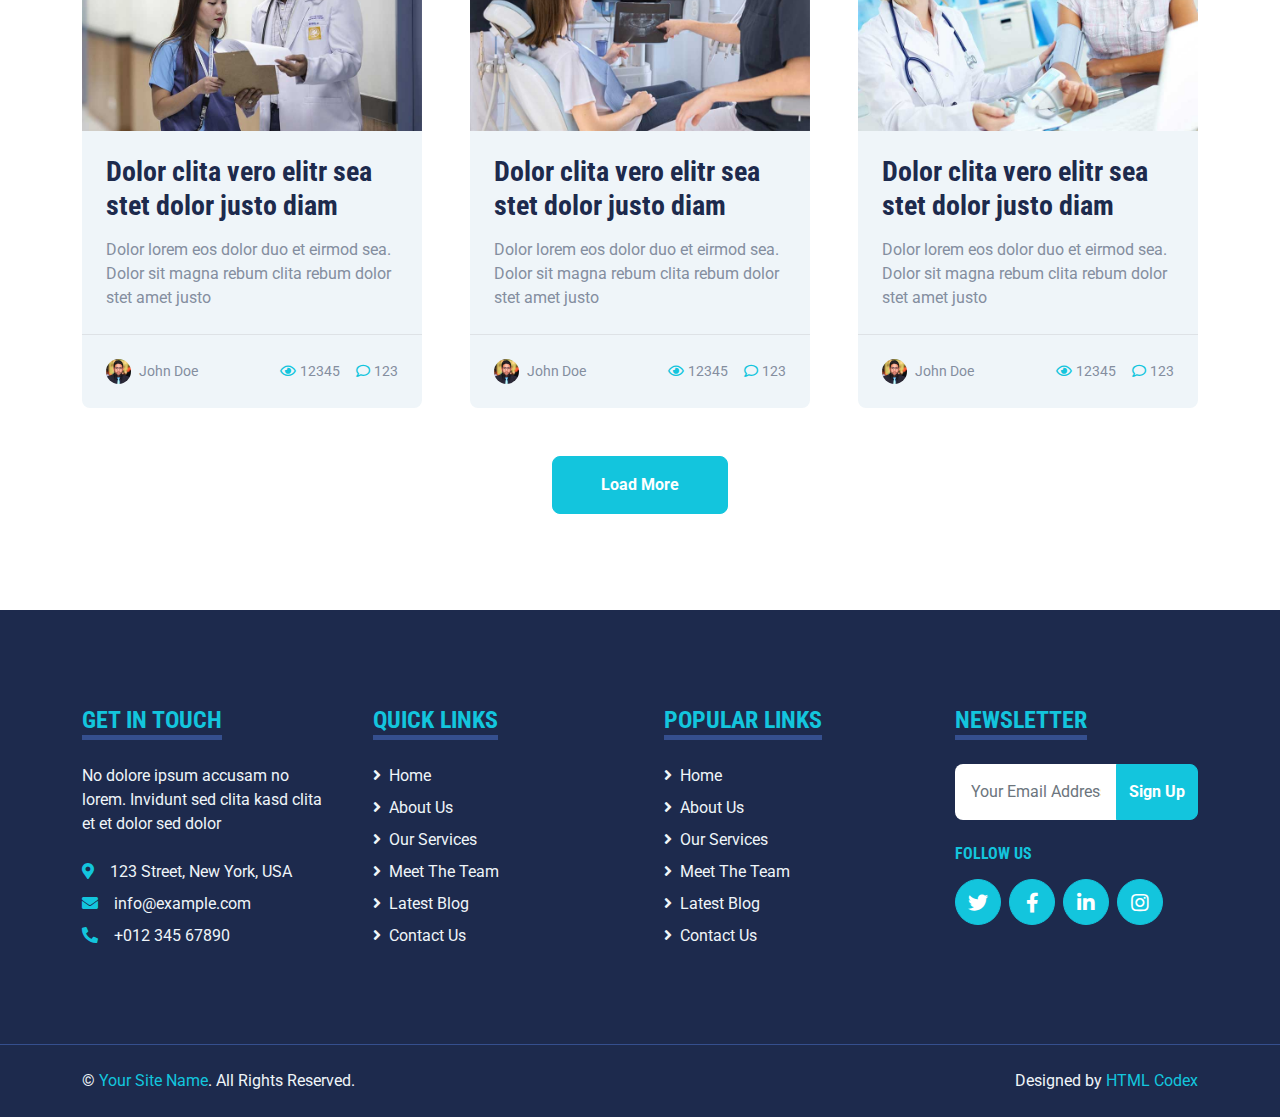
<file: blog.html>
<!DOCTYPE html>
<html lang="en">

<head>
    <meta charset="utf-8">
    <title>bloodbank - Get the blood you need</title>
    <meta content="width=device-width, initial-scale=1.0" name="viewport">
    <meta content="Free HTML Templates" name="keywords">
    <meta content="Free HTML Templates" name="description">

    <!-- Favicon -->
    <link href="img/favicon.ico" rel="icon">

    <!-- Google Web Fonts -->
    <link rel="preconnect" href="https://fonts.gstatic.com">
    <link href="https://fonts.googleapis.com/css2?family=Roboto+Condensed:wght@400;700&family=Roboto:wght@400;700&display=swap" rel="stylesheet">  

    <!-- Icon Font Stylesheet -->
    <link href="https://cdnjs.cloudflare.com/ajax/libs/font-awesome/5.15.0/css/all.min.css" rel="stylesheet">
    <link href="https://cdn.jsdelivr.net/npm/bootstrap-icons@1.4.1/font/bootstrap-icons.css" rel="stylesheet">

    <!-- Libraries Stylesheet -->
    <link href="lib/owlcarousel/assets/owl.carousel.min.css" rel="stylesheet">
    <link href="lib/tempusdominus/css/tempusdominus-bootstrap-4.min.css" rel="stylesheet" />

    <!-- Customized Bootstrap Stylesheet -->
    <link href="css/bootstrap.min.css" rel="stylesheet">

    <!-- Template Stylesheet -->
    <link href="css/style.css" rel="stylesheet">
</head>

<body>
    <!-- Topbar Start -->
    <div class="container-fluid py-2 border-bottom d-none d-lg-block">
        <div class="container">
            <div class="row">
                <div class="col-md-6 text-center text-lg-start mb-2 mb-lg-0">
                    <div class="d-inline-flex align-items-center">
                        <a class="text-decoration-none text-body pe-3" href=""><i class="bi bi-telephone me-2"></i>+012 345 6789</a>
                        <span class="text-body">|</span>
                        <a class="text-decoration-none text-body px-3" href=""><i class="bi bi-envelope me-2"></i>info@example.com</a>
                    </div>
                </div>
                <div class="col-md-6 text-center text-lg-end">
                    <div class="d-inline-flex align-items-center">
                        <a class="text-body px-2" href="">
                            <i class="fab fa-facebook-f"></i>
                        </a>
                        <a class="text-body px-2" href="">
                            <i class="fab fa-twitter"></i>
                        </a>
                        <a class="text-body px-2" href="">
                            <i class="fab fa-linkedin-in"></i>
                        </a>
                        <a class="text-body px-2" href="">
                            <i class="fab fa-instagram"></i>
                        </a>
                        <a class="text-body ps-2" href="">
                            <i class="fab fa-youtube"></i>
                        </a>
                    </div>
                </div>
            </div>
        </div>
    </div>
    <!-- Topbar End -->


    <!-- Navbar Start -->
    <div class="container-fluid sticky-top bg-white shadow-sm mb-5">
        <div class="container">
            <nav class="navbar navbar-expand-lg bg-white navbar-light py-3 py-lg-0">
                <a href="index.html" class="navbar-brand">
                    <h1 class="m-0 text-uppercase text-primary"><i class="fa fa-clinic-medical me-2"></i>bloodbank</h1>
                </a>
                <button class="navbar-toggler" type="button" data-bs-toggle="collapse" data-bs-target="#navbarCollapse">
                    <span class="navbar-toggler-icon"></span>
                </button>
                <div class="collapse navbar-collapse" id="navbarCollapse">
                    <div class="navbar-nav ms-auto py-0">
                        <a href="index.html" class="nav-item nav-link">Home</a>
                        <a href="about.html" class="nav-item nav-link">About</a>
                        <a href="service.html" class="nav-item nav-link">Service</a>
                        <a href="price.html" class="nav-item nav-link">Pricing</a>
                        <div class="nav-item dropdown">
                            <a href="#" class="nav-link dropdown-toggle active" data-bs-toggle="dropdown">Pages</a>
                            <div class="dropdown-menu m-0">
                                <a href="blog.html" class="dropdown-item active">Blog Grid</a>
                                <a href="detail.html" class="dropdown-item">Blog Detail</a>
                                <a href="team.html" class="dropdown-item">The Team</a>
                                <a href="testimonial.html" class="dropdown-item">Testimonial</a>
                                <a href="appointment.html" class="dropdown-item">Appointment</a>
                                <a href="search.html" class="dropdown-item">Search</a>
                            </div>
                        </div>
                        <a href="contact.html" class="nav-item nav-link">Contact</a>
                    </div>
                </div>
            </nav>
        </div>
    </div>
    <!-- Navbar End -->


    <!-- Blog Start -->
    <div class="container-fluid py-5">
        <div class="container">
            <div class="text-center mx-auto mb-5" style="max-width: 500px;">
                <h5 class="d-inline-block text-primary text-uppercase border-bottom border-5">Blog Post</h5>
                <h1 class="display-4">Our Latest Medical Blog Posts</h1>
            </div>
            <div class="row g-5">
                <div class="col-xl-4 col-lg-6">
                    <div class="bg-light rounded overflow-hidden">
                        <img class="img-fluid w-100" src="img/blog-1.jpg" alt="">
                        <div class="p-4">
                            <a class="h3 d-block mb-3" href="">Dolor clita vero elitr sea stet dolor justo  diam</a>
                            <p class="m-0">Dolor lorem eos dolor duo et eirmod sea. Dolor sit magna
                                rebum clita rebum dolor stet amet justo</p>
                        </div>
                        <div class="d-flex justify-content-between border-top p-4">
                            <div class="d-flex align-items-center">
                                <img class="rounded-circle me-2" src="img/user.jpg" width="25" height="25" alt="">
                                <small>John Doe</small>
                            </div>
                            <div class="d-flex align-items-center">
                                <small class="ms-3"><i class="far fa-eye text-primary me-1"></i>12345</small>
                                <small class="ms-3"><i class="far fa-comment text-primary me-1"></i>123</small>
                            </div>
                        </div>
                    </div>
                </div>
                <div class="col-xl-4 col-lg-6">
                    <div class="bg-light rounded overflow-hidden">
                        <img class="img-fluid w-100" src="img/blog-2.jpg" alt="">
                        <div class="p-4">
                            <a class="h3 d-block mb-3" href="">Dolor clita vero elitr sea stet dolor justo  diam</a>
                            <p class="m-0">Dolor lorem eos dolor duo et eirmod sea. Dolor sit magna
                                rebum clita rebum dolor stet amet justo</p>
                        </div>
                        <div class="d-flex justify-content-between border-top p-4">
                            <div class="d-flex align-items-center">
                                <img class="rounded-circle me-2" src="img/user.jpg" width="25" height="25" alt="">
                                <small>John Doe</small>
                            </div>
                            <div class="d-flex align-items-center">
                                <small class="ms-3"><i class="far fa-eye text-primary me-1"></i>12345</small>
                                <small class="ms-3"><i class="far fa-comment text-primary me-1"></i>123</small>
                            </div>
                        </div>
                    </div>
                </div>
                <div class="col-xl-4 col-lg-6">
                    <div class="bg-light rounded overflow-hidden">
                        <img class="img-fluid w-100" src="img/blog-3.jpg" alt="">
                        <div class="p-4">
                            <a class="h3 d-block mb-3" href="">Dolor clita vero elitr sea stet dolor justo  diam</a>
                            <p class="m-0">Dolor lorem eos dolor duo et eirmod sea. Dolor sit magna
                                rebum clita rebum dolor stet amet justo</p>
                        </div>
                        <div class="d-flex justify-content-between border-top p-4">
                            <div class="d-flex align-items-center">
                                <img class="rounded-circle me-2" src="img/user.jpg" width="25" height="25" alt="">
                                <small>John Doe</small>
                            </div>
                            <div class="d-flex align-items-center">
                                <small class="ms-3"><i class="far fa-eye text-primary me-1"></i>12345</small>
                                <small class="ms-3"><i class="far fa-comment text-primary me-1"></i>123</small>
                            </div>
                        </div>
                    </div>
                </div>
                <div class="col-xl-4 col-lg-6">
                    <div class="bg-light rounded overflow-hidden">
                        <img class="img-fluid w-100" src="img/blog-2.jpg" alt="">
                        <div class="p-4">
                            <a class="h3 d-block mb-3" href="">Dolor clita vero elitr sea stet dolor justo  diam</a>
                            <p class="m-0">Dolor lorem eos dolor duo et eirmod sea. Dolor sit magna
                                rebum clita rebum dolor stet amet justo</p>
                        </div>
                        <div class="d-flex justify-content-between border-top p-4">
                            <div class="d-flex align-items-center">
                                <img class="rounded-circle me-2" src="img/user.jpg" width="25" height="25" alt="">
                                <small>John Doe</small>
                            </div>
                            <div class="d-flex align-items-center">
                                <small class="ms-3"><i class="far fa-eye text-primary me-1"></i>12345</small>
                                <small class="ms-3"><i class="far fa-comment text-primary me-1"></i>123</small>
                            </div>
                        </div>
                    </div>
                </div>
                <div class="col-xl-4 col-lg-6">
                    <div class="bg-light rounded overflow-hidden">
                        <img class="img-fluid w-100" src="img/blog-3.jpg" alt="">
                        <div class="p-4">
                            <a class="h3 d-block mb-3" href="">Dolor clita vero elitr sea stet dolor justo  diam</a>
                            <p class="m-0">Dolor lorem eos dolor duo et eirmod sea. Dolor sit magna
                                rebum clita rebum dolor stet amet justo</p>
                        </div>
                        <div class="d-flex justify-content-between border-top p-4">
                            <div class="d-flex align-items-center">
                                <img class="rounded-circle me-2" src="img/user.jpg" width="25" height="25" alt="">
                                <small>John Doe</small>
                            </div>
                            <div class="d-flex align-items-center">
                                <small class="ms-3"><i class="far fa-eye text-primary me-1"></i>12345</small>
                                <small class="ms-3"><i class="far fa-comment text-primary me-1"></i>123</small>
                            </div>
                        </div>
                    </div>
                </div>
                <div class="col-xl-4 col-lg-6">
                    <div class="bg-light rounded overflow-hidden">
                        <img class="img-fluid w-100" src="img/blog-1.jpg" alt="">
                        <div class="p-4">
                            <a class="h3 d-block mb-3" href="">Dolor clita vero elitr sea stet dolor justo  diam</a>
                            <p class="m-0">Dolor lorem eos dolor duo et eirmod sea. Dolor sit magna
                                rebum clita rebum dolor stet amet justo</p>
                        </div>
                        <div class="d-flex justify-content-between border-top p-4">
                            <div class="d-flex align-items-center">
                                <img class="rounded-circle me-2" src="img/user.jpg" width="25" height="25" alt="">
                                <small>John Doe</small>
                            </div>
                            <div class="d-flex align-items-center">
                                <small class="ms-3"><i class="far fa-eye text-primary me-1"></i>12345</small>
                                <small class="ms-3"><i class="far fa-comment text-primary me-1"></i>123</small>
                            </div>
                        </div>
                    </div>
                </div>
                <div class="col-xl-4 col-lg-6">
                    <div class="bg-light rounded overflow-hidden">
                        <img class="img-fluid w-100" src="img/blog-3.jpg" alt="">
                        <div class="p-4">
                            <a class="h3 d-block mb-3" href="">Dolor clita vero elitr sea stet dolor justo  diam</a>
                            <p class="m-0">Dolor lorem eos dolor duo et eirmod sea. Dolor sit magna
                                rebum clita rebum dolor stet amet justo</p>
                        </div>
                        <div class="d-flex justify-content-between border-top p-4">
                            <div class="d-flex align-items-center">
                                <img class="rounded-circle me-2" src="img/user.jpg" width="25" height="25" alt="">
                                <small>John Doe</small>
                            </div>
                            <div class="d-flex align-items-center">
                                <small class="ms-3"><i class="far fa-eye text-primary me-1"></i>12345</small>
                                <small class="ms-3"><i class="far fa-comment text-primary me-1"></i>123</small>
                            </div>
                        </div>
                    </div>
                </div>
                <div class="col-xl-4 col-lg-6">
                    <div class="bg-light rounded overflow-hidden">
                        <img class="img-fluid w-100" src="img/blog-1.jpg" alt="">
                        <div class="p-4">
                            <a class="h3 d-block mb-3" href="">Dolor clita vero elitr sea stet dolor justo  diam</a>
                            <p class="m-0">Dolor lorem eos dolor duo et eirmod sea. Dolor sit magna
                                rebum clita rebum dolor stet amet justo</p>
                        </div>
                        <div class="d-flex justify-content-between border-top p-4">
                            <div class="d-flex align-items-center">
                                <img class="rounded-circle me-2" src="img/user.jpg" width="25" height="25" alt="">
                                <small>John Doe</small>
                            </div>
                            <div class="d-flex align-items-center">
                                <small class="ms-3"><i class="far fa-eye text-primary me-1"></i>12345</small>
                                <small class="ms-3"><i class="far fa-comment text-primary me-1"></i>123</small>
                            </div>
                        </div>
                    </div>
                </div>
                <div class="col-xl-4 col-lg-6">
                    <div class="bg-light rounded overflow-hidden">
                        <img class="img-fluid w-100" src="img/blog-2.jpg" alt="">
                        <div class="p-4">
                            <a class="h3 d-block mb-3" href="">Dolor clita vero elitr sea stet dolor justo  diam</a>
                            <p class="m-0">Dolor lorem eos dolor duo et eirmod sea. Dolor sit magna
                                rebum clita rebum dolor stet amet justo</p>
                        </div>
                        <div class="d-flex justify-content-between border-top p-4">
                            <div class="d-flex align-items-center">
                                <img class="rounded-circle me-2" src="img/user.jpg" width="25" height="25" alt="">
                                <small>John Doe</small>
                            </div>
                            <div class="d-flex align-items-center">
                                <small class="ms-3"><i class="far fa-eye text-primary me-1"></i>12345</small>
                                <small class="ms-3"><i class="far fa-comment text-primary me-1"></i>123</small>
                            </div>
                        </div>
                    </div>
                </div>
                <div class="col-12 text-center">
                    <button class="btn btn-primary py-3 px-5">Load More</button>
                </div>
            </div>
        </div>
    </div>
    <!-- Blog End -->
    

    <!-- Footer Start -->
    <div class="container-fluid bg-dark text-light mt-5 py-5">
        <div class="container py-5">
            <div class="row g-5">
                <div class="col-lg-3 col-md-6">
                    <h4 class="d-inline-block text-primary text-uppercase border-bottom border-5 border-secondary mb-4">Get In Touch</h4>
                    <p class="mb-4">No dolore ipsum accusam no lorem. Invidunt sed clita kasd clita et et dolor sed dolor</p>
                    <p class="mb-2"><i class="fa fa-map-marker-alt text-primary me-3"></i>123 Street, New York, USA</p>
                    <p class="mb-2"><i class="fa fa-envelope text-primary me-3"></i>info@example.com</p>
                    <p class="mb-0"><i class="fa fa-phone-alt text-primary me-3"></i>+012 345 67890</p>
                </div>
                <div class="col-lg-3 col-md-6">
                    <h4 class="d-inline-block text-primary text-uppercase border-bottom border-5 border-secondary mb-4">Quick Links</h4>
                    <div class="d-flex flex-column justify-content-start">
                        <a class="text-light mb-2" href="#"><i class="fa fa-angle-right me-2"></i>Home</a>
                        <a class="text-light mb-2" href="#"><i class="fa fa-angle-right me-2"></i>About Us</a>
                        <a class="text-light mb-2" href="#"><i class="fa fa-angle-right me-2"></i>Our Services</a>
                        <a class="text-light mb-2" href="#"><i class="fa fa-angle-right me-2"></i>Meet The Team</a>
                        <a class="text-light mb-2" href="#"><i class="fa fa-angle-right me-2"></i>Latest Blog</a>
                        <a class="text-light" href="#"><i class="fa fa-angle-right me-2"></i>Contact Us</a>
                    </div>
                </div>
                <div class="col-lg-3 col-md-6">
                    <h4 class="d-inline-block text-primary text-uppercase border-bottom border-5 border-secondary mb-4">Popular Links</h4>
                    <div class="d-flex flex-column justify-content-start">
                        <a class="text-light mb-2" href="#"><i class="fa fa-angle-right me-2"></i>Home</a>
                        <a class="text-light mb-2" href="#"><i class="fa fa-angle-right me-2"></i>About Us</a>
                        <a class="text-light mb-2" href="#"><i class="fa fa-angle-right me-2"></i>Our Services</a>
                        <a class="text-light mb-2" href="#"><i class="fa fa-angle-right me-2"></i>Meet The Team</a>
                        <a class="text-light mb-2" href="#"><i class="fa fa-angle-right me-2"></i>Latest Blog</a>
                        <a class="text-light" href="#"><i class="fa fa-angle-right me-2"></i>Contact Us</a>
                    </div>
                </div>
                <div class="col-lg-3 col-md-6">
                    <h4 class="d-inline-block text-primary text-uppercase border-bottom border-5 border-secondary mb-4">Newsletter</h4>
                    <form action="">
                        <div class="input-group">
                            <input type="text" class="form-control p-3 border-0" placeholder="Your Email Address">
                            <button class="btn btn-primary">Sign Up</button>
                        </div>
                    </form>
                    <h6 class="text-primary text-uppercase mt-4 mb-3">Follow Us</h6>
                    <div class="d-flex">
                        <a class="btn btn-lg btn-primary btn-lg-square rounded-circle me-2" href="#"><i class="fab fa-twitter"></i></a>
                        <a class="btn btn-lg btn-primary btn-lg-square rounded-circle me-2" href="#"><i class="fab fa-facebook-f"></i></a>
                        <a class="btn btn-lg btn-primary btn-lg-square rounded-circle me-2" href="#"><i class="fab fa-linkedin-in"></i></a>
                        <a class="btn btn-lg btn-primary btn-lg-square rounded-circle" href="#"><i class="fab fa-instagram"></i></a>
                    </div>
                </div>
            </div>
        </div>
    </div>
    <div class="container-fluid bg-dark text-light border-top border-secondary py-4">
        <div class="container">
            <div class="row g-5">
                <div class="col-md-6 text-center text-md-start">
                    <p class="mb-md-0">&copy; <a class="text-primary" href="#">Your Site Name</a>. All Rights Reserved.</p>
                </div>
                <div class="col-md-6 text-center text-md-end">
                    <p class="mb-0">Designed by <a class="text-primary" href="https://htmlcodex.com">HTML Codex</a></p>
                </div>
            </div>
        </div>
    </div>
    <!-- Footer End -->


    <!-- Back to Top -->
    <a href="#" class="btn btn-lg btn-primary btn-lg-square back-to-top"><i class="bi bi-arrow-up"></i></a>


    <!-- JavaScript Libraries -->
    <script src="https://code.jquery.com/jquery-3.4.1.min.js"></script>
    <script src="https://cdn.jsdelivr.net/npm/bootstrap@5.0.0/dist/js/bootstrap.bundle.min.js"></script>
    <script src="lib/easing/easing.min.js"></script>
    <script src="lib/waypoints/waypoints.min.js"></script>
    <script src="lib/owlcarousel/owl.carousel.min.js"></script>
    <script src="lib/tempusdominus/js/moment.min.js"></script>
    <script src="lib/tempusdominus/js/moment-timezone.min.js"></script>
    <script src="lib/tempusdominus/js/tempusdominus-bootstrap-4.min.js"></script>

    <!-- Template Javascript -->
    <script src="js/main.js"></script>
</body>

</html>
</file>
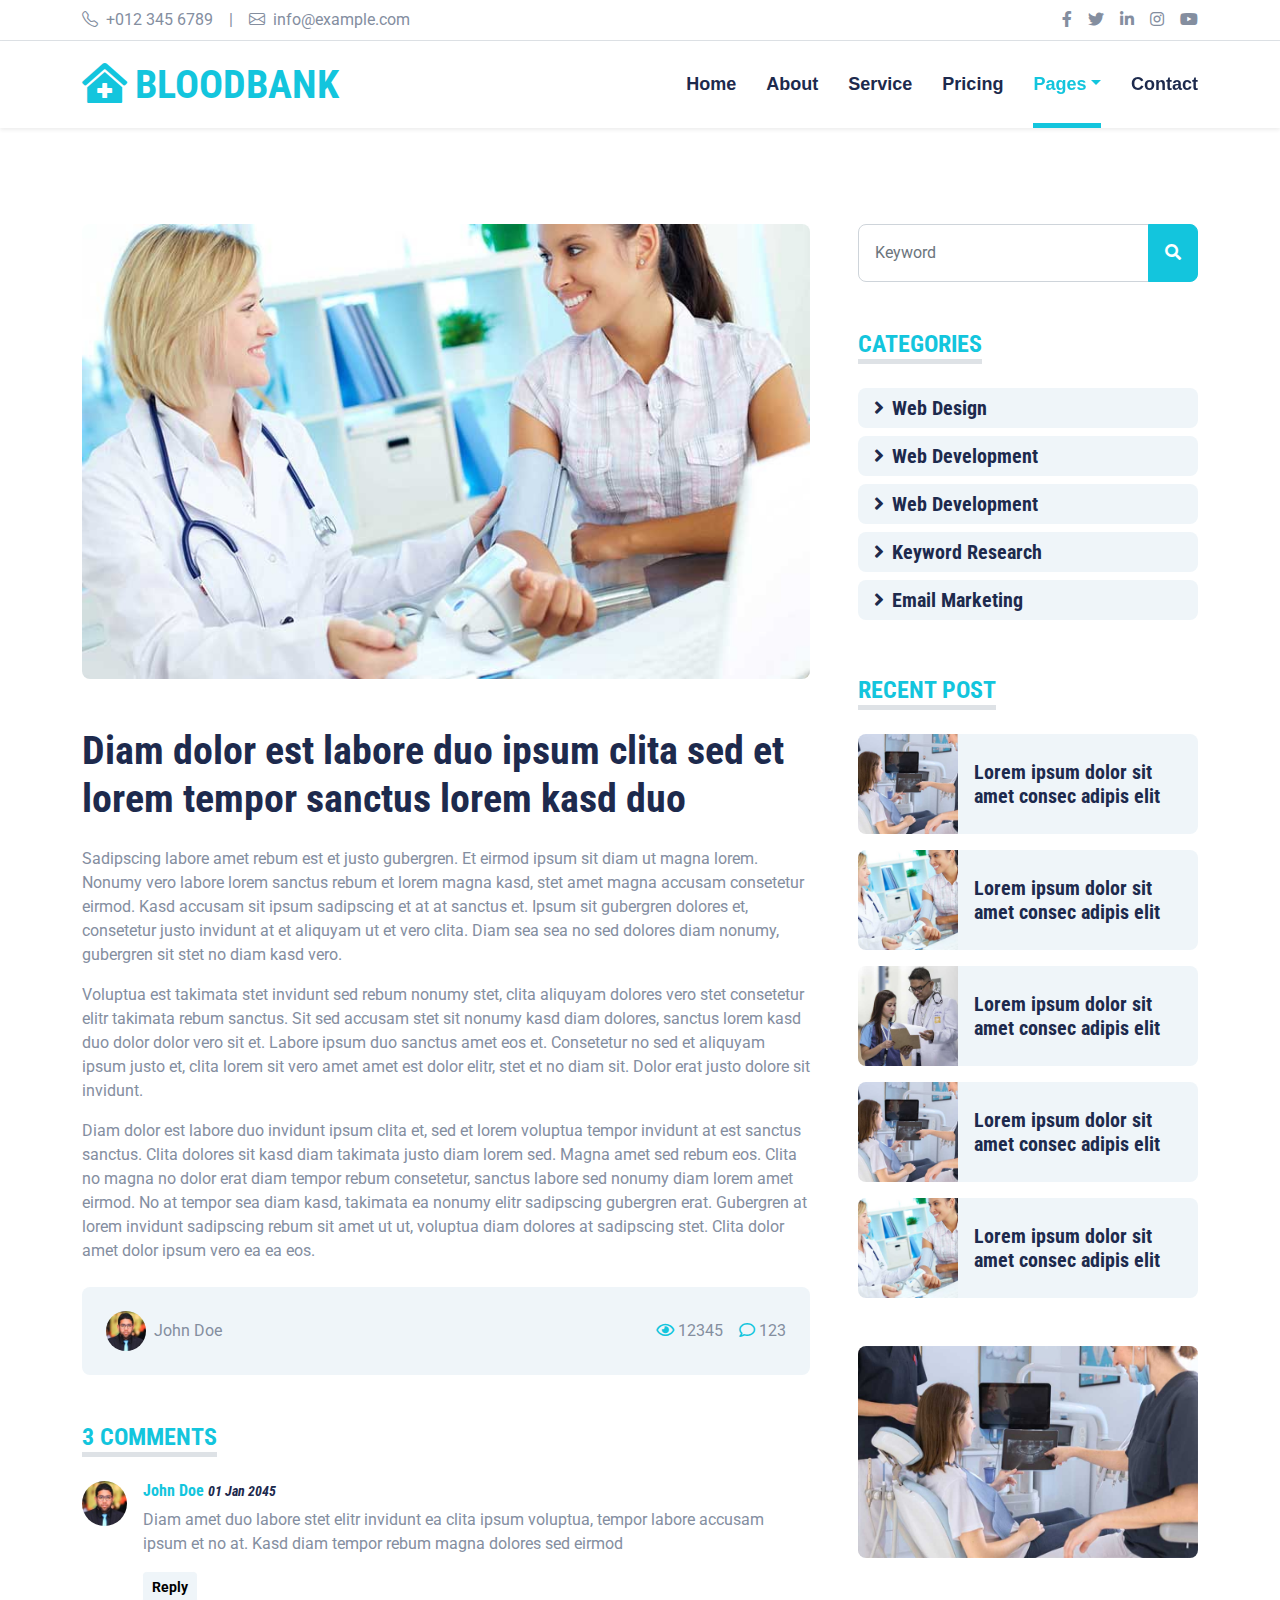
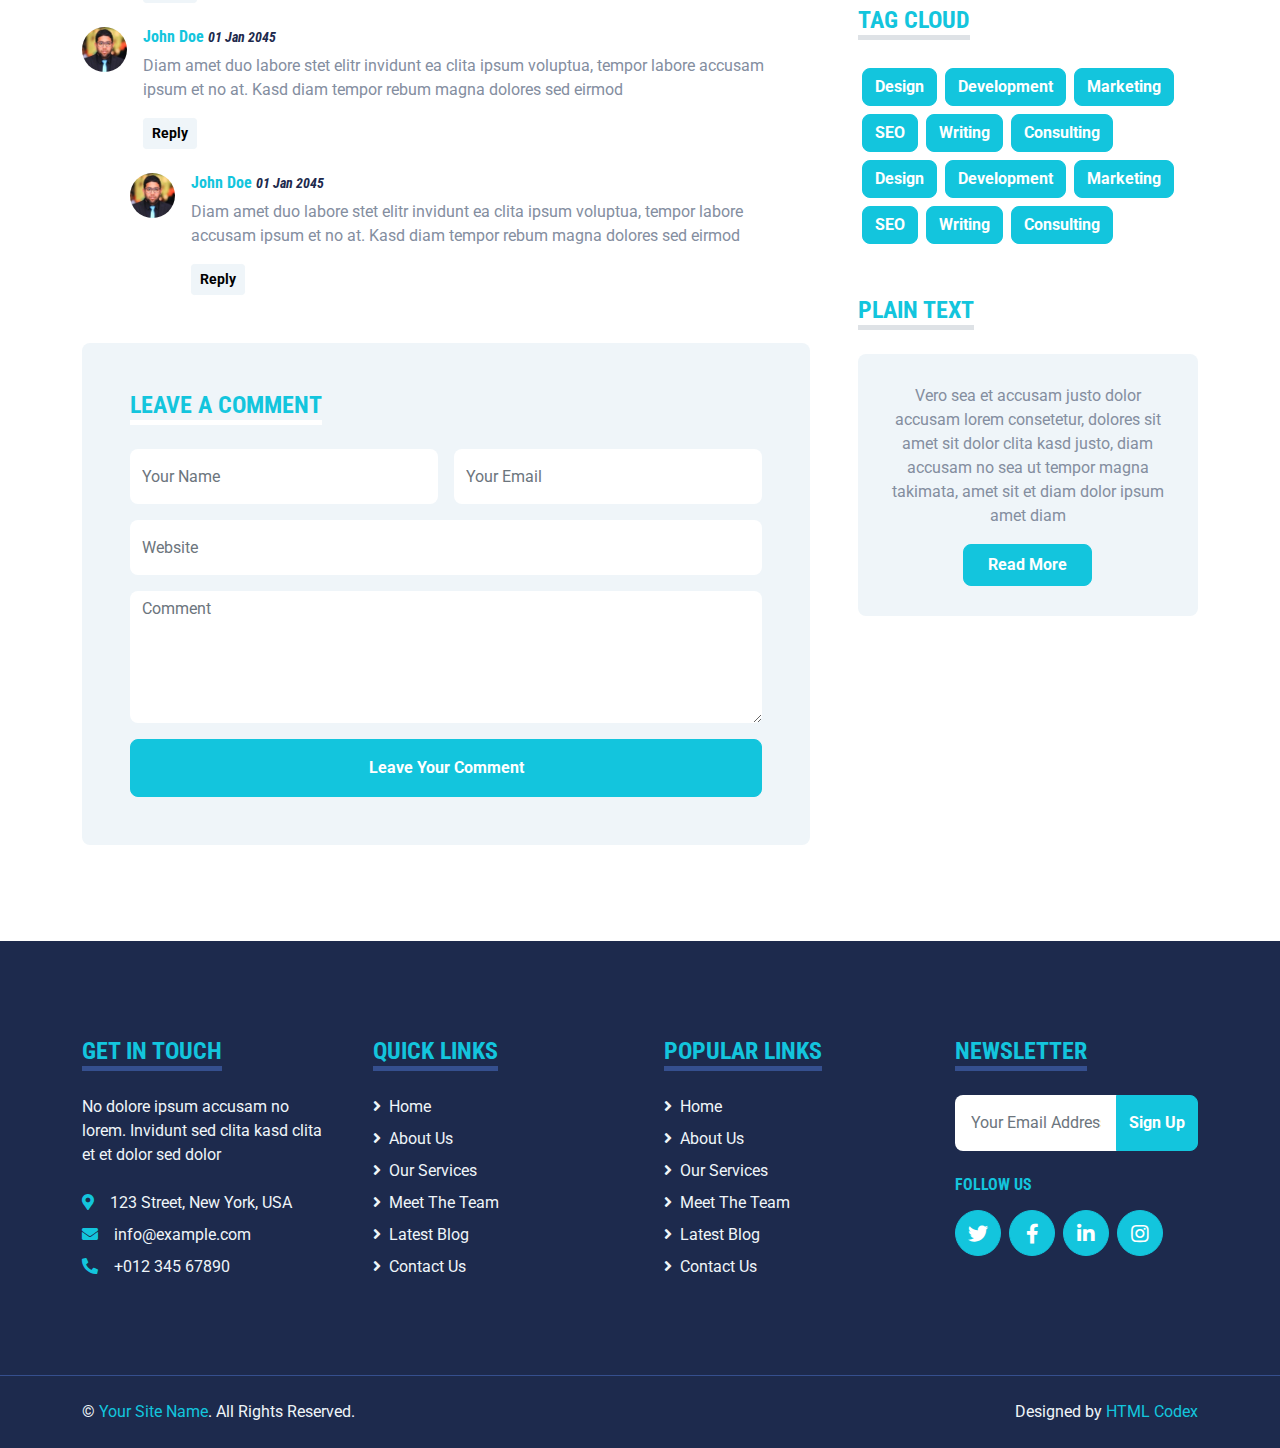
<file: detail.html>
<!DOCTYPE html>
<html lang="en">

<head>
    <meta charset="utf-8">
    <title>bloodbank - Get the blood you need</title>
    <meta content="width=device-width, initial-scale=1.0" name="viewport">
    <meta content="Free HTML Templates" name="keywords">
    <meta content="Free HTML Templates" name="description">

    <!-- Favicon -->
    <link href="img/favicon.ico" rel="icon">

    <!-- Google Web Fonts -->
    <link rel="preconnect" href="https://fonts.gstatic.com">
    <link href="https://fonts.googleapis.com/css2?family=Roboto+Condensed:wght@400;700&family=Roboto:wght@400;700&display=swap" rel="stylesheet">  

    <!-- Icon Font Stylesheet -->
    <link href="https://cdnjs.cloudflare.com/ajax/libs/font-awesome/5.15.0/css/all.min.css" rel="stylesheet">
    <link href="https://cdn.jsdelivr.net/npm/bootstrap-icons@1.4.1/font/bootstrap-icons.css" rel="stylesheet">

    <!-- Libraries Stylesheet -->
    <link href="lib/owlcarousel/assets/owl.carousel.min.css" rel="stylesheet">
    <link href="lib/tempusdominus/css/tempusdominus-bootstrap-4.min.css" rel="stylesheet" />

    <!-- Customized Bootstrap Stylesheet -->
    <link href="css/bootstrap.min.css" rel="stylesheet">

    <!-- Template Stylesheet -->
    <link href="css/style.css" rel="stylesheet">
</head>

<body>
    <!-- Topbar Start -->
    <div class="container-fluid py-2 border-bottom d-none d-lg-block">
        <div class="container">
            <div class="row">
                <div class="col-md-6 text-center text-lg-start mb-2 mb-lg-0">
                    <div class="d-inline-flex align-items-center">
                        <a class="text-decoration-none text-body pe-3" href=""><i class="bi bi-telephone me-2"></i>+012 345 6789</a>
                        <span class="text-body">|</span>
                        <a class="text-decoration-none text-body px-3" href=""><i class="bi bi-envelope me-2"></i>info@example.com</a>
                    </div>
                </div>
                <div class="col-md-6 text-center text-lg-end">
                    <div class="d-inline-flex align-items-center">
                        <a class="text-body px-2" href="">
                            <i class="fab fa-facebook-f"></i>
                        </a>
                        <a class="text-body px-2" href="">
                            <i class="fab fa-twitter"></i>
                        </a>
                        <a class="text-body px-2" href="">
                            <i class="fab fa-linkedin-in"></i>
                        </a>
                        <a class="text-body px-2" href="">
                            <i class="fab fa-instagram"></i>
                        </a>
                        <a class="text-body ps-2" href="">
                            <i class="fab fa-youtube"></i>
                        </a>
                    </div>
                </div>
            </div>
        </div>
    </div>
    <!-- Topbar End -->


    <!-- Navbar Start -->
    <div class="container-fluid sticky-top bg-white shadow-sm mb-5">
        <div class="container">
            <nav class="navbar navbar-expand-lg bg-white navbar-light py-3 py-lg-0">
                <a href="index.html" class="navbar-brand">
                    <h1 class="m-0 text-uppercase text-primary"><i class="fa fa-clinic-medical me-2"></i>bloodbank</h1>
                </a>
                <button class="navbar-toggler" type="button" data-bs-toggle="collapse" data-bs-target="#navbarCollapse">
                    <span class="navbar-toggler-icon"></span>
                </button>
                <div class="collapse navbar-collapse" id="navbarCollapse">
                    <div class="navbar-nav ms-auto py-0">
                        <a href="index.html" class="nav-item nav-link">Home</a>
                        <a href="about.html" class="nav-item nav-link">About</a>
                        <a href="service.html" class="nav-item nav-link">Service</a>
                        <a href="price.html" class="nav-item nav-link">Pricing</a>
                        <div class="nav-item dropdown">
                            <a href="#" class="nav-link dropdown-toggle active" data-bs-toggle="dropdown">Pages</a>
                            <div class="dropdown-menu m-0">
                                <a href="blog.html" class="dropdown-item">Blog Grid</a>
                                <a href="detail.html" class="dropdown-item active">Blog Detail</a>
                                <a href="team.html" class="dropdown-item">The Team</a>
                                <a href="testimonial.html" class="dropdown-item">Testimonial</a>
                                <a href="appointment.html" class="dropdown-item">Appointment</a>
                                <a href="search.html" class="dropdown-item">Search</a>
                            </div>
                        </div>
                        <a href="contact.html" class="nav-item nav-link">Contact</a>
                    </div>
                </div>
            </nav>
        </div>
    </div>
    <!-- Navbar End -->


    <!-- Blog Start -->
    <div class="container py-5">
        <div class="row g-5">
            <div class="col-lg-8">
                <!-- Blog Detail Start -->
                <div class="mb-5">
                    <img class="img-fluid w-100 rounded mb-5" src="img/blog-2.jpg" alt="">
                    <h1 class="mb-4">Diam dolor est labore duo ipsum clita sed et lorem tempor sanctus lorem kasd duo</h1>
                    <p>Sadipscing labore amet rebum est et justo gubergren. Et eirmod ipsum sit diam ut
                        magna lorem. Nonumy vero labore lorem sanctus rebum et lorem magna kasd, stet
                        amet magna accusam consetetur eirmod. Kasd accusam sit ipsum sadipscing et at at
                        sanctus et. Ipsum sit gubergren dolores et, consetetur justo invidunt at et
                        aliquyam ut et vero clita. Diam sea sea no sed dolores diam nonumy, gubergren
                        sit stet no diam kasd vero.</p>
                    <p>Voluptua est takimata stet invidunt sed rebum nonumy stet, clita aliquyam dolores
                        vero stet consetetur elitr takimata rebum sanctus. Sit sed accusam stet sit
                        nonumy kasd diam dolores, sanctus lorem kasd duo dolor dolor vero sit et. Labore
                        ipsum duo sanctus amet eos et. Consetetur no sed et aliquyam ipsum justo et,
                        clita lorem sit vero amet amet est dolor elitr, stet et no diam sit. Dolor erat
                        justo dolore sit invidunt.</p>
                    <p>Diam dolor est labore duo invidunt ipsum clita et, sed et lorem voluptua tempor
                        invidunt at est sanctus sanctus. Clita dolores sit kasd diam takimata justo diam
                        lorem sed. Magna amet sed rebum eos. Clita no magna no dolor erat diam tempor
                        rebum consetetur, sanctus labore sed nonumy diam lorem amet eirmod. No at tempor
                        sea diam kasd, takimata ea nonumy elitr sadipscing gubergren erat. Gubergren at
                        lorem invidunt sadipscing rebum sit amet ut ut, voluptua diam dolores at
                        sadipscing stet. Clita dolor amet dolor ipsum vero ea ea eos.</p>
                    <div class="d-flex justify-content-between bg-light rounded p-4 mt-4 mb-4">
                        <div class="d-flex align-items-center">
                            <img class="rounded-circle me-2" src="img/user.jpg" width="40" height="40" alt="">
                            <span>John Doe</span>
                        </div>
                        <div class="d-flex align-items-center">
                            <span class="ms-3"><i class="far fa-eye text-primary me-1"></i>12345</span>
                            <span class="ms-3"><i class="far fa-comment text-primary me-1"></i>123</span>
                        </div>
                    </div>
                </div>
                <!-- Blog Detail End -->

                <!-- Comment List Start -->
                <div class="mb-5">
                    <h4 class="d-inline-block text-primary text-uppercase border-bottom border-5 mb-4">3 Comments</h4>
                    <div class="d-flex mb-4">
                        <img src="img/user.jpg" class="img-fluid rounded-circle" style="width: 45px; height: 45px;">
                        <div class="ps-3">
                            <h6><a href="">John Doe</a> <small><i>01 Jan 2045</i></small></h6>
                            <p>Diam amet duo labore stet elitr invidunt ea clita ipsum voluptua, tempor labore
                                accusam ipsum et no at. Kasd diam tempor rebum magna dolores sed eirmod</p>
                            <button class="btn btn-sm btn-light">Reply</button>
                        </div>
                    </div>
                    <div class="d-flex mb-4">
                        <img src="img/user.jpg" class="img-fluid rounded-circle" style="width: 45px; height: 45px;">
                        <div class="ps-3">
                            <h6><a href="">John Doe</a> <small><i>01 Jan 2045</i></small></h6>
                            <p>Diam amet duo labore stet elitr invidunt ea clita ipsum voluptua, tempor labore
                                accusam ipsum et no at. Kasd diam tempor rebum magna dolores sed eirmod</p>
                            <button class="btn btn-sm btn-light">Reply</button>
                        </div>
                    </div>
                    <div class="d-flex ms-5 mb-4">
                        <img src="img/user.jpg" class="img-fluid rounded-circle" style="width: 45px; height: 45px;">
                        <div class="ps-3">
                            <h6><a href="">John Doe</a> <small><i>01 Jan 2045</i></small></h6>
                            <p>Diam amet duo labore stet elitr invidunt ea clita ipsum voluptua, tempor labore
                                accusam ipsum et no at. Kasd diam tempor rebum magna dolores sed eirmod</p>
                            <button class="btn btn-sm btn-light">Reply</button>
                        </div>
                    </div>
                </div>
                <!-- Comment List End -->

                <!-- Comment Form Start -->
                <div class="bg-light rounded p-5">
                    <h4 class="d-inline-block text-primary text-uppercase border-bottom border-5 border-white mb-4">Leave a comment</h4>
                    <form>
                        <div class="row g-3">
                            <div class="col-12 col-sm-6">
                                <input type="text" class="form-control bg-white border-0" placeholder="Your Name" style="height: 55px;">
                            </div>
                            <div class="col-12 col-sm-6">
                                <input type="email" class="form-control bg-white border-0" placeholder="Your Email" style="height: 55px;">
                            </div>
                            <div class="col-12">
                                <input type="text" class="form-control bg-white border-0" placeholder="Website" style="height: 55px;">
                            </div>
                            <div class="col-12">
                                <textarea class="form-control bg-white border-0" rows="5" placeholder="Comment"></textarea>
                            </div>
                            <div class="col-12">
                                <button class="btn btn-primary w-100 py-3" type="submit">Leave Your Comment</button>
                            </div>
                        </div>
                    </form>
                </div>
                <!-- Comment Form End -->
            </div>

            <!-- Sidebar Start -->
            <div class="col-lg-4">
                <!-- Search Form Start -->
                <div class="mb-5">
                    <div class="input-group">
                        <input type="text" class="form-control p-3" placeholder="Keyword">
                        <button class="btn btn-primary px-3"><i class="fa fa-search"></i></button>
                    </div>
                </div>
                <!-- Search Form End -->

                <!-- Category Start -->
                <div class="mb-5">
                    <h4 class="d-inline-block text-primary text-uppercase border-bottom border-5 mb-4">Categories</h4>
                    <div class="d-flex flex-column justify-content-start">
                        <a class="h5 bg-light rounded py-2 px-3 mb-2" href="#"><i class="fa fa-angle-right me-2"></i>Web Design</a>
                        <a class="h5 bg-light rounded py-2 px-3 mb-2" href="#"><i class="fa fa-angle-right me-2"></i>Web Development</a>
                        <a class="h5 bg-light rounded py-2 px-3 mb-2" href="#"><i class="fa fa-angle-right me-2"></i>Web Development</a>
                        <a class="h5 bg-light rounded py-2 px-3 mb-2" href="#"><i class="fa fa-angle-right me-2"></i>Keyword Research</a>
                        <a class="h5 bg-light rounded py-2 px-3 mb-2" href="#"><i class="fa fa-angle-right me-2"></i>Email Marketing</a>
                    </div>
                </div>
                <!-- Category End -->

                <!-- Recent Post Start -->
                <div class="mb-5">
                    <h4 class="d-inline-block text-primary text-uppercase border-bottom border-5 mb-4">Recent Post</h4>
                    <div class="d-flex rounded overflow-hidden mb-3">
                        <img class="img-fluid" src="img/blog-1.jpg" style="width: 100px; height: 100px; object-fit: cover;" alt="">
                        <a href="" class="h5 d-flex align-items-center bg-light px-3 mb-0">Lorem ipsum dolor sit amet consec adipis elit
                        </a>
                    </div>
                    <div class="d-flex rounded overflow-hidden mb-3">
                        <img class="img-fluid" src="img/blog-2.jpg" style="width: 100px; height: 100px; object-fit: cover;" alt="">
                        <a href="" class="h5 d-flex align-items-center bg-light px-3 mb-0">Lorem ipsum dolor sit amet consec adipis elit
                        </a>
                    </div>
                    <div class="d-flex rounded overflow-hidden mb-3">
                        <img class="img-fluid" src="img/blog-3.jpg" style="width: 100px; height: 100px; object-fit: cover;" alt="">
                        <a href="" class="h5 d-flex align-items-center bg-light px-3 mb-0">Lorem ipsum dolor sit amet consec adipis elit
                        </a>
                    </div>
                    <div class="d-flex rounded overflow-hidden mb-3">
                        <img class="img-fluid" src="img/blog-1.jpg" style="width: 100px; height: 100px; object-fit: cover;" alt="">
                        <a href="" class="h5 d-flex align-items-center bg-light px-3 mb-0">Lorem ipsum dolor sit amet consec adipis elit
                        </a>
                    </div>
                    <div class="d-flex rounded overflow-hidden mb-3">
                        <img class="img-fluid" src="img/blog-2.jpg" style="width: 100px; height: 100px; object-fit: cover;" alt="">
                        <a href="" class="h5 d-flex align-items-center bg-light px-3 mb-0">Lorem ipsum dolor sit amet consec adipis elit
                        </a>
                    </div>
                </div>
                <!-- Recent Post End -->

                <!-- Image Start -->
                <div class="mb-5">
                    <img src="img/blog-1.jpg" alt="" class="img-fluid rounded">
                </div>
                <!-- Image End -->

                <!-- Tags Start -->
                <div class="mb-5">
                    <h4 class="d-inline-block text-primary text-uppercase border-bottom border-5 mb-4">Tag Cloud</h4>
                    <div class="d-flex flex-wrap m-n1">
                        <a href="" class="btn btn-primary m-1">Design</a>
                        <a href="" class="btn btn-primary m-1">Development</a>
                        <a href="" class="btn btn-primary m-1">Marketing</a>
                        <a href="" class="btn btn-primary m-1">SEO</a>
                        <a href="" class="btn btn-primary m-1">Writing</a>
                        <a href="" class="btn btn-primary m-1">Consulting</a>
                        <a href="" class="btn btn-primary m-1">Design</a>
                        <a href="" class="btn btn-primary m-1">Development</a>
                        <a href="" class="btn btn-primary m-1">Marketing</a>
                        <a href="" class="btn btn-primary m-1">SEO</a>
                        <a href="" class="btn btn-primary m-1">Writing</a>
                        <a href="" class="btn btn-primary m-1">Consulting</a>
                    </div>
                </div>
                <!-- Tags End -->

                <!-- Plain Text Start -->
                <div>
                    <h4 class="d-inline-block text-primary text-uppercase border-bottom border-5 mb-4">Plain Text</h4>
                    <div class="bg-light rounded text-center" style="padding: 30px;">
                        <p>Vero sea et accusam justo dolor accusam lorem consetetur, dolores sit amet sit dolor clita kasd justo, diam accusam no sea ut tempor magna takimata, amet sit et diam dolor ipsum amet diam</p>
                        <a href="" class="btn btn-primary py-2 px-4">Read More</a>
                    </div>
                </div>
                <!-- Plain Text End -->
            </div>
            <!-- Sidebar End -->
        </div>
    </div>
    <!-- Blog End -->


    <!-- Footer Start -->
    <div class="container-fluid bg-dark text-light mt-5 py-5">
        <div class="container py-5">
            <div class="row g-5">
                <div class="col-lg-3 col-md-6">
                    <h4 class="d-inline-block text-primary text-uppercase border-bottom border-5 border-secondary mb-4">Get In Touch</h4>
                    <p class="mb-4">No dolore ipsum accusam no lorem. Invidunt sed clita kasd clita et et dolor sed dolor</p>
                    <p class="mb-2"><i class="fa fa-map-marker-alt text-primary me-3"></i>123 Street, New York, USA</p>
                    <p class="mb-2"><i class="fa fa-envelope text-primary me-3"></i>info@example.com</p>
                    <p class="mb-0"><i class="fa fa-phone-alt text-primary me-3"></i>+012 345 67890</p>
                </div>
                <div class="col-lg-3 col-md-6">
                    <h4 class="d-inline-block text-primary text-uppercase border-bottom border-5 border-secondary mb-4">Quick Links</h4>
                    <div class="d-flex flex-column justify-content-start">
                        <a class="text-light mb-2" href="#"><i class="fa fa-angle-right me-2"></i>Home</a>
                        <a class="text-light mb-2" href="#"><i class="fa fa-angle-right me-2"></i>About Us</a>
                        <a class="text-light mb-2" href="#"><i class="fa fa-angle-right me-2"></i>Our Services</a>
                        <a class="text-light mb-2" href="#"><i class="fa fa-angle-right me-2"></i>Meet The Team</a>
                        <a class="text-light mb-2" href="#"><i class="fa fa-angle-right me-2"></i>Latest Blog</a>
                        <a class="text-light" href="#"><i class="fa fa-angle-right me-2"></i>Contact Us</a>
                    </div>
                </div>
                <div class="col-lg-3 col-md-6">
                    <h4 class="d-inline-block text-primary text-uppercase border-bottom border-5 border-secondary mb-4">Popular Links</h4>
                    <div class="d-flex flex-column justify-content-start">
                        <a class="text-light mb-2" href="#"><i class="fa fa-angle-right me-2"></i>Home</a>
                        <a class="text-light mb-2" href="#"><i class="fa fa-angle-right me-2"></i>About Us</a>
                        <a class="text-light mb-2" href="#"><i class="fa fa-angle-right me-2"></i>Our Services</a>
                        <a class="text-light mb-2" href="#"><i class="fa fa-angle-right me-2"></i>Meet The Team</a>
                        <a class="text-light mb-2" href="#"><i class="fa fa-angle-right me-2"></i>Latest Blog</a>
                        <a class="text-light" href="#"><i class="fa fa-angle-right me-2"></i>Contact Us</a>
                    </div>
                </div>
                <div class="col-lg-3 col-md-6">
                    <h4 class="d-inline-block text-primary text-uppercase border-bottom border-5 border-secondary mb-4">Newsletter</h4>
                    <form action="">
                        <div class="input-group">
                            <input type="text" class="form-control p-3 border-0" placeholder="Your Email Address">
                            <button class="btn btn-primary">Sign Up</button>
                        </div>
                    </form>
                    <h6 class="text-primary text-uppercase mt-4 mb-3">Follow Us</h6>
                    <div class="d-flex">
                        <a class="btn btn-lg btn-primary btn-lg-square rounded-circle me-2" href="#"><i class="fab fa-twitter"></i></a>
                        <a class="btn btn-lg btn-primary btn-lg-square rounded-circle me-2" href="#"><i class="fab fa-facebook-f"></i></a>
                        <a class="btn btn-lg btn-primary btn-lg-square rounded-circle me-2" href="#"><i class="fab fa-linkedin-in"></i></a>
                        <a class="btn btn-lg btn-primary btn-lg-square rounded-circle" href="#"><i class="fab fa-instagram"></i></a>
                    </div>
                </div>
            </div>
        </div>
    </div>
    <div class="container-fluid bg-dark text-light border-top border-secondary py-4">
        <div class="container">
            <div class="row g-5">
                <div class="col-md-6 text-center text-md-start">
                    <p class="mb-md-0">&copy; <a class="text-primary" href="#">Your Site Name</a>. All Rights Reserved.</p>
                </div>
                <div class="col-md-6 text-center text-md-end">
                    <p class="mb-0">Designed by <a class="text-primary" href="https://htmlcodex.com">HTML Codex</a></p>
                </div>
            </div>
        </div>
    </div>
    <!-- Footer End -->


    <!-- Back to Top -->
    <a href="#" class="btn btn-lg btn-primary btn-lg-square back-to-top"><i class="bi bi-arrow-up"></i></a>


    <!-- JavaScript Libraries -->
    <script src="https://code.jquery.com/jquery-3.4.1.min.js"></script>
    <script src="https://cdn.jsdelivr.net/npm/bootstrap@5.0.0/dist/js/bootstrap.bundle.min.js"></script>
    <script src="lib/easing/easing.min.js"></script>
    <script src="lib/waypoints/waypoints.min.js"></script>
    <script src="lib/owlcarousel/owl.carousel.min.js"></script>
    <script src="lib/tempusdominus/js/moment.min.js"></script>
    <script src="lib/tempusdominus/js/moment-timezone.min.js"></script>
    <script src="lib/tempusdominus/js/tempusdominus-bootstrap-4.min.js"></script>

    <!-- Template Javascript -->
    <script src="js/main.js"></script>
</body>

</html>
</file>
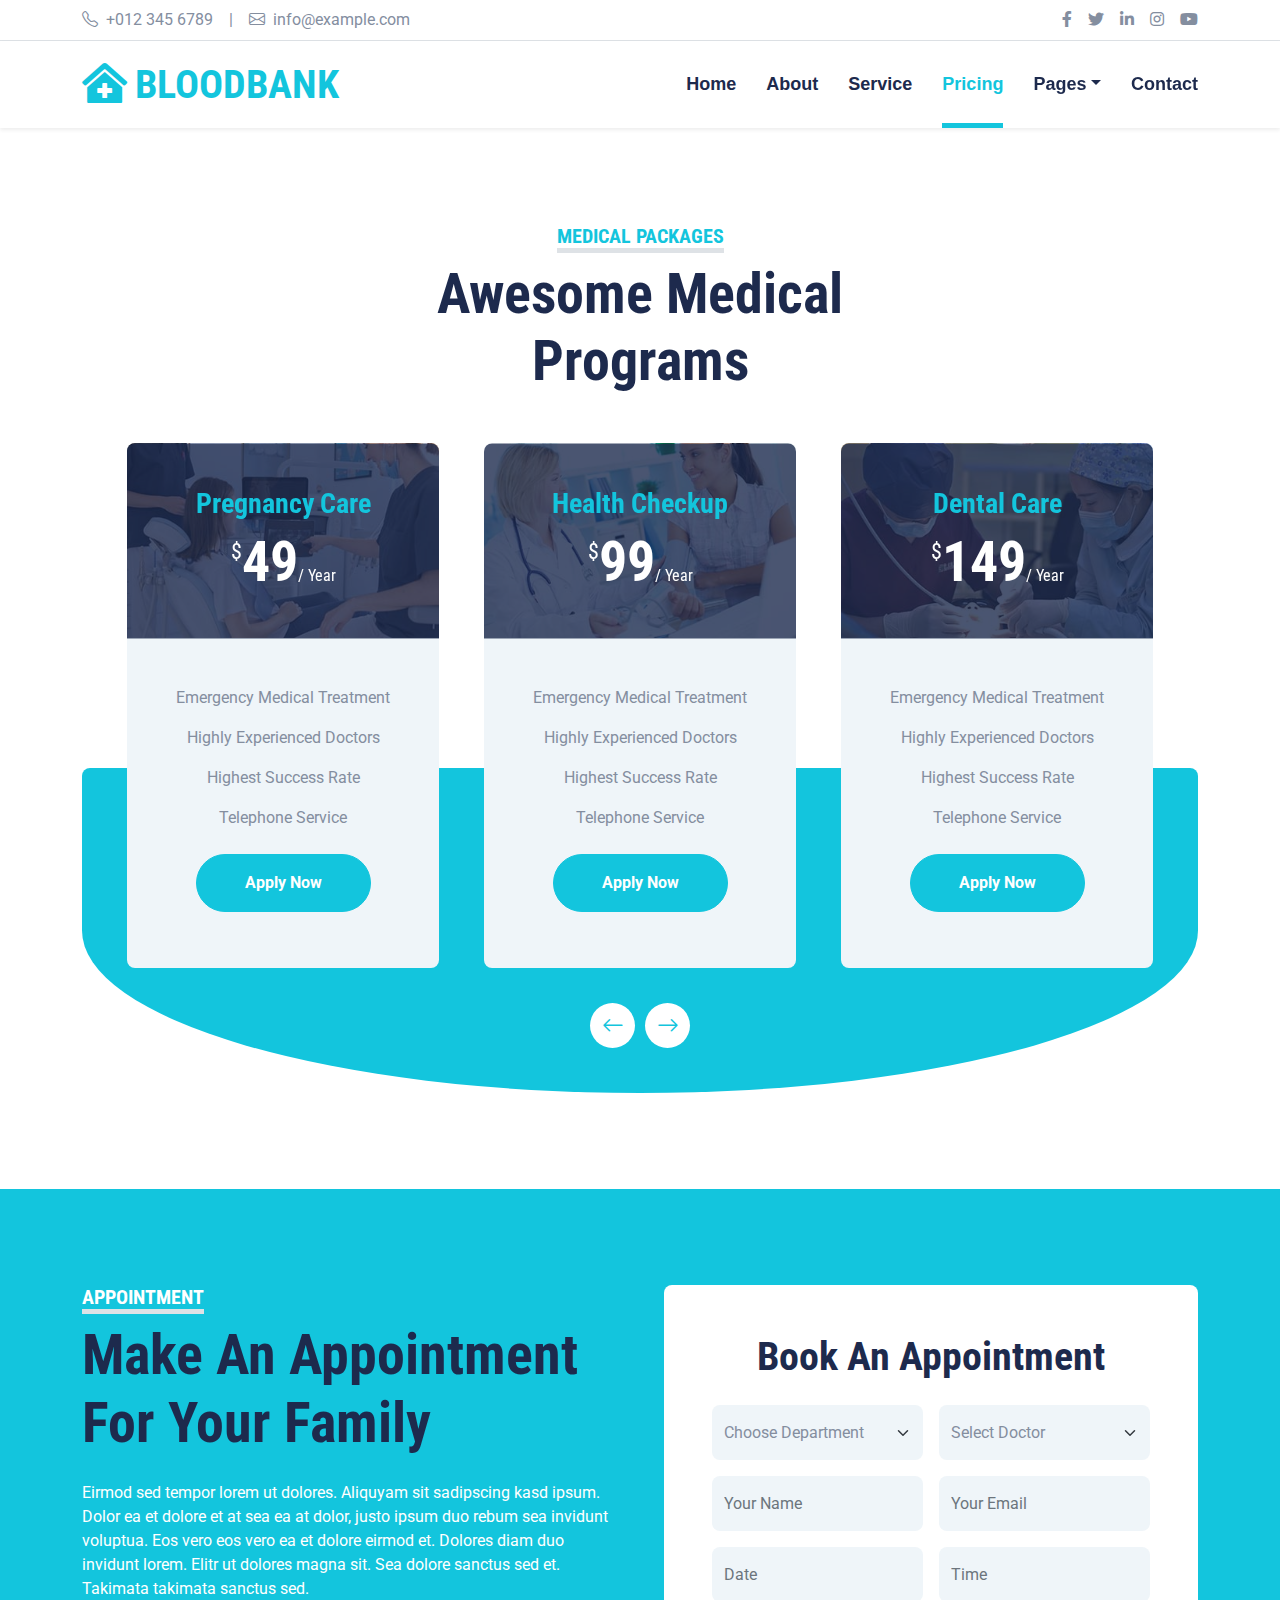
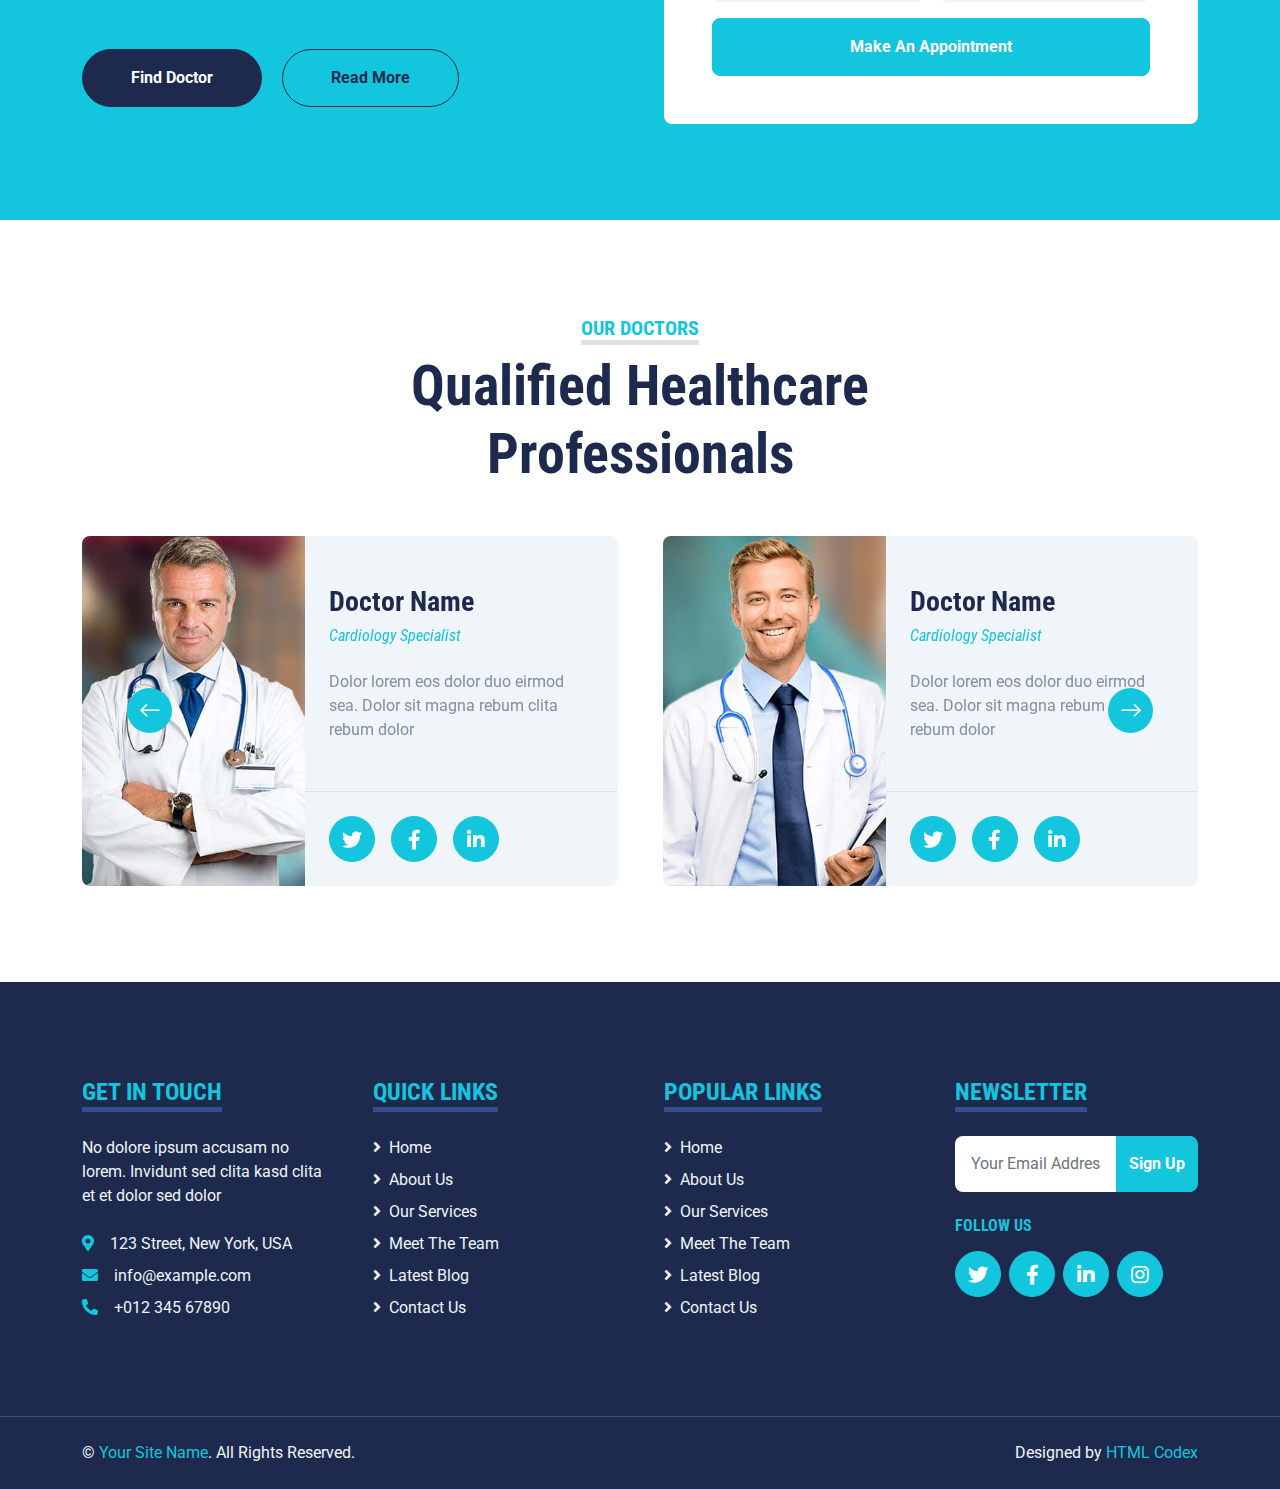
<file: price.html>
<!DOCTYPE html>
<html lang="en">

<head>
    <meta charset="utf-8">
    <title>bloodbank - Get the blood you need</title>
    <meta content="width=device-width, initial-scale=1.0" name="viewport">
    <meta content="Free HTML Templates" name="keywords">
    <meta content="Free HTML Templates" name="description">

    <!-- Favicon -->
    <link href="img/favicon.ico" rel="icon">

    <!-- Google Web Fonts -->
    <link rel="preconnect" href="https://fonts.gstatic.com">
    <link href="https://fonts.googleapis.com/css2?family=Roboto+Condensed:wght@400;700&family=Roboto:wght@400;700&display=swap" rel="stylesheet">  

    <!-- Icon Font Stylesheet -->
    <link href="https://cdnjs.cloudflare.com/ajax/libs/font-awesome/5.15.0/css/all.min.css" rel="stylesheet">
    <link href="https://cdn.jsdelivr.net/npm/bootstrap-icons@1.4.1/font/bootstrap-icons.css" rel="stylesheet">

    <!-- Libraries Stylesheet -->
    <link href="lib/owlcarousel/assets/owl.carousel.min.css" rel="stylesheet">
    <link href="lib/tempusdominus/css/tempusdominus-bootstrap-4.min.css" rel="stylesheet" />

    <!-- Customized Bootstrap Stylesheet -->
    <link href="css/bootstrap.min.css" rel="stylesheet">

    <!-- Template Stylesheet -->
    <link href="css/style.css" rel="stylesheet">
</head>

<body>
    <!-- Topbar Start -->
    <div class="container-fluid py-2 border-bottom d-none d-lg-block">
        <div class="container">
            <div class="row">
                <div class="col-md-6 text-center text-lg-start mb-2 mb-lg-0">
                    <div class="d-inline-flex align-items-center">
                        <a class="text-decoration-none text-body pe-3" href=""><i class="bi bi-telephone me-2"></i>+012 345 6789</a>
                        <span class="text-body">|</span>
                        <a class="text-decoration-none text-body px-3" href=""><i class="bi bi-envelope me-2"></i>info@example.com</a>
                    </div>
                </div>
                <div class="col-md-6 text-center text-lg-end">
                    <div class="d-inline-flex align-items-center">
                        <a class="text-body px-2" href="">
                            <i class="fab fa-facebook-f"></i>
                        </a>
                        <a class="text-body px-2" href="">
                            <i class="fab fa-twitter"></i>
                        </a>
                        <a class="text-body px-2" href="">
                            <i class="fab fa-linkedin-in"></i>
                        </a>
                        <a class="text-body px-2" href="">
                            <i class="fab fa-instagram"></i>
                        </a>
                        <a class="text-body ps-2" href="">
                            <i class="fab fa-youtube"></i>
                        </a>
                    </div>
                </div>
            </div>
        </div>
    </div>
    <!-- Topbar End -->


    <!-- Navbar Start -->
    <div class="container-fluid sticky-top bg-white shadow-sm mb-5">
        <div class="container">
            <nav class="navbar navbar-expand-lg bg-white navbar-light py-3 py-lg-0">
                <a href="index.html" class="navbar-brand">
                    <h1 class="m-0 text-uppercase text-primary"><i class="fa fa-clinic-medical me-2"></i>bloodbank</h1>
                </a>
                <button class="navbar-toggler" type="button" data-bs-toggle="collapse" data-bs-target="#navbarCollapse">
                    <span class="navbar-toggler-icon"></span>
                </button>
                <div class="collapse navbar-collapse" id="navbarCollapse">
                    <div class="navbar-nav ms-auto py-0">
                        <a href="index.html" class="nav-item nav-link">Home</a>
                        <a href="about.html" class="nav-item nav-link">About</a>
                        <a href="service.html" class="nav-item nav-link">Service</a>
                        <a href="price.html" class="nav-item nav-link active">Pricing</a>
                        <div class="nav-item dropdown">
                            <a href="#" class="nav-link dropdown-toggle" data-bs-toggle="dropdown">Pages</a>
                            <div class="dropdown-menu m-0">
                                <a href="blog.html" class="dropdown-item">Blog Grid</a>
                                <a href="detail.html" class="dropdown-item">Blog Detail</a>
                                <a href="team.html" class="dropdown-item">The Team</a>
                                <a href="testimonial.html" class="dropdown-item">Testimonial</a>
                                <a href="appointment.html" class="dropdown-item">Appointment</a>
                                <a href="search.html" class="dropdown-item">Search</a>
                            </div>
                        </div>
                        <a href="contact.html" class="nav-item nav-link">Contact</a>
                    </div>
                </div>
            </nav>
        </div>
    </div>
    <!-- Navbar End -->


    <!-- Pricing Plan Start -->
    <div class="container-fluid py-5">
        <div class="container">
            <div class="text-center mx-auto mb-5" style="max-width: 500px;">
                <h5 class="d-inline-block text-primary text-uppercase border-bottom border-5">Medical Packages</h5>
                <h1 class="display-4">Awesome Medical Programs</h1>
            </div>
            <div class="owl-carousel price-carousel position-relative" style="padding: 0 45px 45px 45px;">
                <div class="bg-light rounded text-center">
                    <div class="position-relative">
                        <img class="img-fluid rounded-top" src="img/price-1.jpg" alt="">
                        <div class="position-absolute w-100 h-100 top-50 start-50 translate-middle rounded-top d-flex flex-column align-items-center justify-content-center" style="background: rgba(29, 42, 77, .8);">
                            <h3 class="text-primary">Pregnancy Care</h3>
                            <h1 class="display-4 text-white mb-0">
                                <small class="align-top fw-normal" style="font-size: 22px; line-height: 45px;">$</small>49<small class="align-bottom fw-normal" style="font-size: 16px; line-height: 40px;">/ Year</small>
                            </h1>
                        </div>
                    </div>
                    <div class="text-center py-5">
                        <p>Emergency Medical Treatment</p>
                        <p>Highly Experienced Doctors</p>
                        <p>Highest Success Rate</p>
                        <p>Telephone Service</p>
                        <a href="" class="btn btn-primary rounded-pill py-3 px-5 my-2">Apply Now</a>
                    </div>
                </div>
                <div class="bg-light rounded text-center">
                    <div class="position-relative">
                        <img class="img-fluid rounded-top" src="img/price-2.jpg" alt="">
                        <div class="position-absolute w-100 h-100 top-50 start-50 translate-middle rounded-top d-flex flex-column align-items-center justify-content-center" style="background: rgba(29, 42, 77, .8);">
                            <h3 class="text-primary">Health Checkup</h3>
                            <h1 class="display-4 text-white mb-0">
                                <small class="align-top fw-normal" style="font-size: 22px; line-height: 45px;">$</small>99<small class="align-bottom fw-normal" style="font-size: 16px; line-height: 40px;">/ Year</small>
                            </h1>
                        </div>
                    </div>
                    <div class="text-center py-5">
                        <p>Emergency Medical Treatment</p>
                        <p>Highly Experienced Doctors</p>
                        <p>Highest Success Rate</p>
                        <p>Telephone Service</p>
                        <a href="" class="btn btn-primary rounded-pill py-3 px-5 my-2">Apply Now</a>
                    </div>
                </div>
                <div class="bg-light rounded text-center">
                    <div class="position-relative">
                        <img class="img-fluid rounded-top" src="img/price-3.jpg" alt="">
                        <div class="position-absolute w-100 h-100 top-50 start-50 translate-middle rounded-top d-flex flex-column align-items-center justify-content-center" style="background: rgba(29, 42, 77, .8);">
                            <h3 class="text-primary">Dental Care</h3>
                            <h1 class="display-4 text-white mb-0">
                                <small class="align-top fw-normal" style="font-size: 22px; line-height: 45px;">$</small>149<small class="align-bottom fw-normal" style="font-size: 16px; line-height: 40px;">/ Year</small>
                            </h1>
                        </div>
                    </div>
                    <div class="text-center py-5">
                        <p>Emergency Medical Treatment</p>
                        <p>Highly Experienced Doctors</p>
                        <p>Highest Success Rate</p>
                        <p>Telephone Service</p>
                        <a href="" class="btn btn-primary rounded-pill py-3 px-5 my-2">Apply Now</a>
                    </div>
                </div>
                <div class="bg-light rounded text-center">
                    <div class="position-relative">
                        <img class="img-fluid rounded-top" src="img/price-4.jpg" alt="">
                        <div class="position-absolute w-100 h-100 top-50 start-50 translate-middle rounded-top d-flex flex-column align-items-center justify-content-center" style="background: rgba(29, 42, 77, .8);">
                            <h3 class="text-primary">Operation & Surgery</h3>
                            <h1 class="display-4 text-white mb-0">
                                <small class="align-top fw-normal" style="font-size: 22px; line-height: 45px;">$</small>199<small class="align-bottom fw-normal" style="font-size: 16px; line-height: 40px;">/ Year</small>
                            </h1>
                        </div>
                    </div>
                    <div class="text-center py-5">
                        <p>Emergency Medical Treatment</p>
                        <p>Highly Experienced Doctors</p>
                        <p>Highest Success Rate</p>
                        <p>Telephone Service</p>
                        <a href="" class="btn btn-primary rounded-pill py-3 px-5 my-2">Apply Now</a>
                    </div>
                </div>
            </div>
        </div>
    </div>
    <!-- Pricing Plan End -->


    <!-- Appointment Start -->
    <div class="container-fluid bg-primary my-5 py-5">
        <div class="container py-5">
            <div class="row gx-5">
                <div class="col-lg-6 mb-5 mb-lg-0">
                    <div class="mb-4">
                        <h5 class="d-inline-block text-white text-uppercase border-bottom border-5">Appointment</h5>
                        <h1 class="display-4">Make An Appointment For Your Family</h1>
                    </div>
                    <p class="text-white mb-5">Eirmod sed tempor lorem ut dolores. Aliquyam sit sadipscing kasd ipsum. Dolor ea et dolore et at sea ea at dolor, justo ipsum duo rebum sea invidunt voluptua. Eos vero eos vero ea et dolore eirmod et. Dolores diam duo invidunt lorem. Elitr ut dolores magna sit. Sea dolore sanctus sed et. Takimata takimata sanctus sed.</p>
                    <a class="btn btn-dark rounded-pill py-3 px-5 me-3" href="">Find Doctor</a>
                    <a class="btn btn-outline-dark rounded-pill py-3 px-5" href="">Read More</a>
                </div>
                <div class="col-lg-6">
                    <div class="bg-white text-center rounded p-5">
                        <h1 class="mb-4">Book An Appointment</h1>
                        <form>
                            <div class="row g-3">
                                <div class="col-12 col-sm-6">
                                    <select class="form-select bg-light border-0" style="height: 55px;">
                                        <option selected>Choose Department</option>
                                        <option value="1">Department 1</option>
                                        <option value="2">Department 2</option>
                                        <option value="3">Department 3</option>
                                    </select>
                                </div>
                                <div class="col-12 col-sm-6">
                                    <select class="form-select bg-light border-0" style="height: 55px;">
                                        <option selected>Select Doctor</option>
                                        <option value="1">Doctor 1</option>
                                        <option value="2">Doctor 2</option>
                                        <option value="3">Doctor 3</option>
                                    </select>
                                </div>
                                <div class="col-12 col-sm-6">
                                    <input type="text" class="form-control bg-light border-0" placeholder="Your Name" style="height: 55px;">
                                </div>
                                <div class="col-12 col-sm-6">
                                    <input type="email" class="form-control bg-light border-0" placeholder="Your Email" style="height: 55px;">
                                </div>
                                <div class="col-12 col-sm-6">
                                    <div class="date" id="date" data-target-input="nearest">
                                        <input type="text"
                                            class="form-control bg-light border-0 datetimepicker-input"
                                            placeholder="Date" data-target="#date" data-toggle="datetimepicker" style="height: 55px;">
                                    </div>
                                </div>
                                <div class="col-12 col-sm-6">
                                    <div class="time" id="time" data-target-input="nearest">
                                        <input type="text"
                                            class="form-control bg-light border-0 datetimepicker-input"
                                            placeholder="Time" data-target="#time" data-toggle="datetimepicker" style="height: 55px;">
                                    </div>
                                </div>
                                <div class="col-12">
                                    <button class="btn btn-primary w-100 py-3" type="submit">Make An Appointment</button>
                                </div>
                            </div>
                        </form>
                    </div>
                </div>
            </div>
        </div>
    </div>
    <!-- Appointment End -->


    <!-- Team Start -->
    <div class="container-fluid py-5">
        <div class="container">
            <div class="text-center mx-auto mb-5" style="max-width: 500px;">
                <h5 class="d-inline-block text-primary text-uppercase border-bottom border-5">Our Doctors</h5>
                <h1 class="display-4">Qualified Healthcare Professionals</h1>
            </div>
            <div class="owl-carousel team-carousel position-relative">
                <div class="team-item">
                    <div class="row g-0 bg-light rounded overflow-hidden">
                        <div class="col-12 col-sm-5 h-100">
                            <img class="img-fluid h-100" src="img/team-1.jpg" style="object-fit: cover;">
                        </div>
                        <div class="col-12 col-sm-7 h-100 d-flex flex-column">
                            <div class="mt-auto p-4">
                                <h3>Doctor Name</h3>
                                <h6 class="fw-normal fst-italic text-primary mb-4">Cardiology Specialist</h6>
                                <p class="m-0">Dolor lorem eos dolor duo eirmod sea. Dolor sit magna rebum clita rebum dolor</p>
                            </div>
                            <div class="d-flex mt-auto border-top p-4">
                                <a class="btn btn-lg btn-primary btn-lg-square rounded-circle me-3" href="#"><i class="fab fa-twitter"></i></a>
                                <a class="btn btn-lg btn-primary btn-lg-square rounded-circle me-3" href="#"><i class="fab fa-facebook-f"></i></a>
                                <a class="btn btn-lg btn-primary btn-lg-square rounded-circle" href="#"><i class="fab fa-linkedin-in"></i></a>
                            </div>
                        </div>
                    </div>
                </div>
                <div class="team-item">
                    <div class="row g-0 bg-light rounded overflow-hidden">
                        <div class="col-12 col-sm-5 h-100">
                            <img class="img-fluid h-100" src="img/team-2.jpg" style="object-fit: cover;">
                        </div>
                        <div class="col-12 col-sm-7 h-100 d-flex flex-column">
                            <div class="mt-auto p-4">
                                <h3>Doctor Name</h3>
                                <h6 class="fw-normal fst-italic text-primary mb-4">Cardiology Specialist</h6>
                                <p class="m-0">Dolor lorem eos dolor duo eirmod sea. Dolor sit magna rebum clita rebum dolor</p>
                            </div>
                            <div class="d-flex mt-auto border-top p-4">
                                <a class="btn btn-lg btn-primary btn-lg-square rounded-circle me-3" href="#"><i class="fab fa-twitter"></i></a>
                                <a class="btn btn-lg btn-primary btn-lg-square rounded-circle me-3" href="#"><i class="fab fa-facebook-f"></i></a>
                                <a class="btn btn-lg btn-primary btn-lg-square rounded-circle" href="#"><i class="fab fa-linkedin-in"></i></a>
                            </div>
                        </div>
                    </div>
                </div>
                <div class="team-item">
                    <div class="row g-0 bg-light rounded overflow-hidden">
                        <div class="col-12 col-sm-5 h-100">
                            <img class="img-fluid h-100" src="img/team-3.jpg" style="object-fit: cover;">
                        </div>
                        <div class="col-12 col-sm-7 h-100 d-flex flex-column">
                            <div class="mt-auto p-4">
                                <h3>Doctor Name</h3>
                                <h6 class="fw-normal fst-italic text-primary mb-4">Cardiology Specialist</h6>
                                <p class="m-0">Dolor lorem eos dolor duo eirmod sea. Dolor sit magna rebum clita rebum dolor</p>
                            </div>
                            <div class="d-flex mt-auto border-top p-4">
                                <a class="btn btn-lg btn-primary btn-lg-square rounded-circle me-3" href="#"><i class="fab fa-twitter"></i></a>
                                <a class="btn btn-lg btn-primary btn-lg-square rounded-circle me-3" href="#"><i class="fab fa-facebook-f"></i></a>
                                <a class="btn btn-lg btn-primary btn-lg-square rounded-circle" href="#"><i class="fab fa-linkedin-in"></i></a>
                            </div>
                        </div>
                    </div>
                </div>
            </div>
        </div>
    </div>
    <!-- Team End -->


    <!-- Footer Start -->
    <div class="container-fluid bg-dark text-light mt-5 py-5">
        <div class="container py-5">
            <div class="row g-5">
                <div class="col-lg-3 col-md-6">
                    <h4 class="d-inline-block text-primary text-uppercase border-bottom border-5 border-secondary mb-4">Get In Touch</h4>
                    <p class="mb-4">No dolore ipsum accusam no lorem. Invidunt sed clita kasd clita et et dolor sed dolor</p>
                    <p class="mb-2"><i class="fa fa-map-marker-alt text-primary me-3"></i>123 Street, New York, USA</p>
                    <p class="mb-2"><i class="fa fa-envelope text-primary me-3"></i>info@example.com</p>
                    <p class="mb-0"><i class="fa fa-phone-alt text-primary me-3"></i>+012 345 67890</p>
                </div>
                <div class="col-lg-3 col-md-6">
                    <h4 class="d-inline-block text-primary text-uppercase border-bottom border-5 border-secondary mb-4">Quick Links</h4>
                    <div class="d-flex flex-column justify-content-start">
                        <a class="text-light mb-2" href="#"><i class="fa fa-angle-right me-2"></i>Home</a>
                        <a class="text-light mb-2" href="#"><i class="fa fa-angle-right me-2"></i>About Us</a>
                        <a class="text-light mb-2" href="#"><i class="fa fa-angle-right me-2"></i>Our Services</a>
                        <a class="text-light mb-2" href="#"><i class="fa fa-angle-right me-2"></i>Meet The Team</a>
                        <a class="text-light mb-2" href="#"><i class="fa fa-angle-right me-2"></i>Latest Blog</a>
                        <a class="text-light" href="#"><i class="fa fa-angle-right me-2"></i>Contact Us</a>
                    </div>
                </div>
                <div class="col-lg-3 col-md-6">
                    <h4 class="d-inline-block text-primary text-uppercase border-bottom border-5 border-secondary mb-4">Popular Links</h4>
                    <div class="d-flex flex-column justify-content-start">
                        <a class="text-light mb-2" href="#"><i class="fa fa-angle-right me-2"></i>Home</a>
                        <a class="text-light mb-2" href="#"><i class="fa fa-angle-right me-2"></i>About Us</a>
                        <a class="text-light mb-2" href="#"><i class="fa fa-angle-right me-2"></i>Our Services</a>
                        <a class="text-light mb-2" href="#"><i class="fa fa-angle-right me-2"></i>Meet The Team</a>
                        <a class="text-light mb-2" href="#"><i class="fa fa-angle-right me-2"></i>Latest Blog</a>
                        <a class="text-light" href="#"><i class="fa fa-angle-right me-2"></i>Contact Us</a>
                    </div>
                </div>
                <div class="col-lg-3 col-md-6">
                    <h4 class="d-inline-block text-primary text-uppercase border-bottom border-5 border-secondary mb-4">Newsletter</h4>
                    <form action="">
                        <div class="input-group">
                            <input type="text" class="form-control p-3 border-0" placeholder="Your Email Address">
                            <button class="btn btn-primary">Sign Up</button>
                        </div>
                    </form>
                    <h6 class="text-primary text-uppercase mt-4 mb-3">Follow Us</h6>
                    <div class="d-flex">
                        <a class="btn btn-lg btn-primary btn-lg-square rounded-circle me-2" href="#"><i class="fab fa-twitter"></i></a>
                        <a class="btn btn-lg btn-primary btn-lg-square rounded-circle me-2" href="#"><i class="fab fa-facebook-f"></i></a>
                        <a class="btn btn-lg btn-primary btn-lg-square rounded-circle me-2" href="#"><i class="fab fa-linkedin-in"></i></a>
                        <a class="btn btn-lg btn-primary btn-lg-square rounded-circle" href="#"><i class="fab fa-instagram"></i></a>
                    </div>
                </div>
            </div>
        </div>
    </div>
    <div class="container-fluid bg-dark text-light border-top border-secondary py-4">
        <div class="container">
            <div class="row g-5">
                <div class="col-md-6 text-center text-md-start">
                    <p class="mb-md-0">&copy; <a class="text-primary" href="#">Your Site Name</a>. All Rights Reserved.</p>
                </div>
                <div class="col-md-6 text-center text-md-end">
                    <p class="mb-0">Designed by <a class="text-primary" href="https://htmlcodex.com">HTML Codex</a></p>
                </div>
            </div>
        </div>
    </div>
    <!-- Footer End -->


    <!-- Back to Top -->
    <a href="#" class="btn btn-lg btn-primary btn-lg-square back-to-top"><i class="bi bi-arrow-up"></i></a>


    <!-- JavaScript Libraries -->
    <script src="https://code.jquery.com/jquery-3.4.1.min.js"></script>
    <script src="https://cdn.jsdelivr.net/npm/bootstrap@5.0.0/dist/js/bootstrap.bundle.min.js"></script>
    <script src="lib/easing/easing.min.js"></script>
    <script src="lib/waypoints/waypoints.min.js"></script>
    <script src="lib/owlcarousel/owl.carousel.min.js"></script>
    <script src="lib/tempusdominus/js/moment.min.js"></script>
    <script src="lib/tempusdominus/js/moment-timezone.min.js"></script>
    <script src="lib/tempusdominus/js/tempusdominus-bootstrap-4.min.js"></script>

    <!-- Template Javascript -->
    <script src="js/main.js"></script>
</body>

</html>
</file>
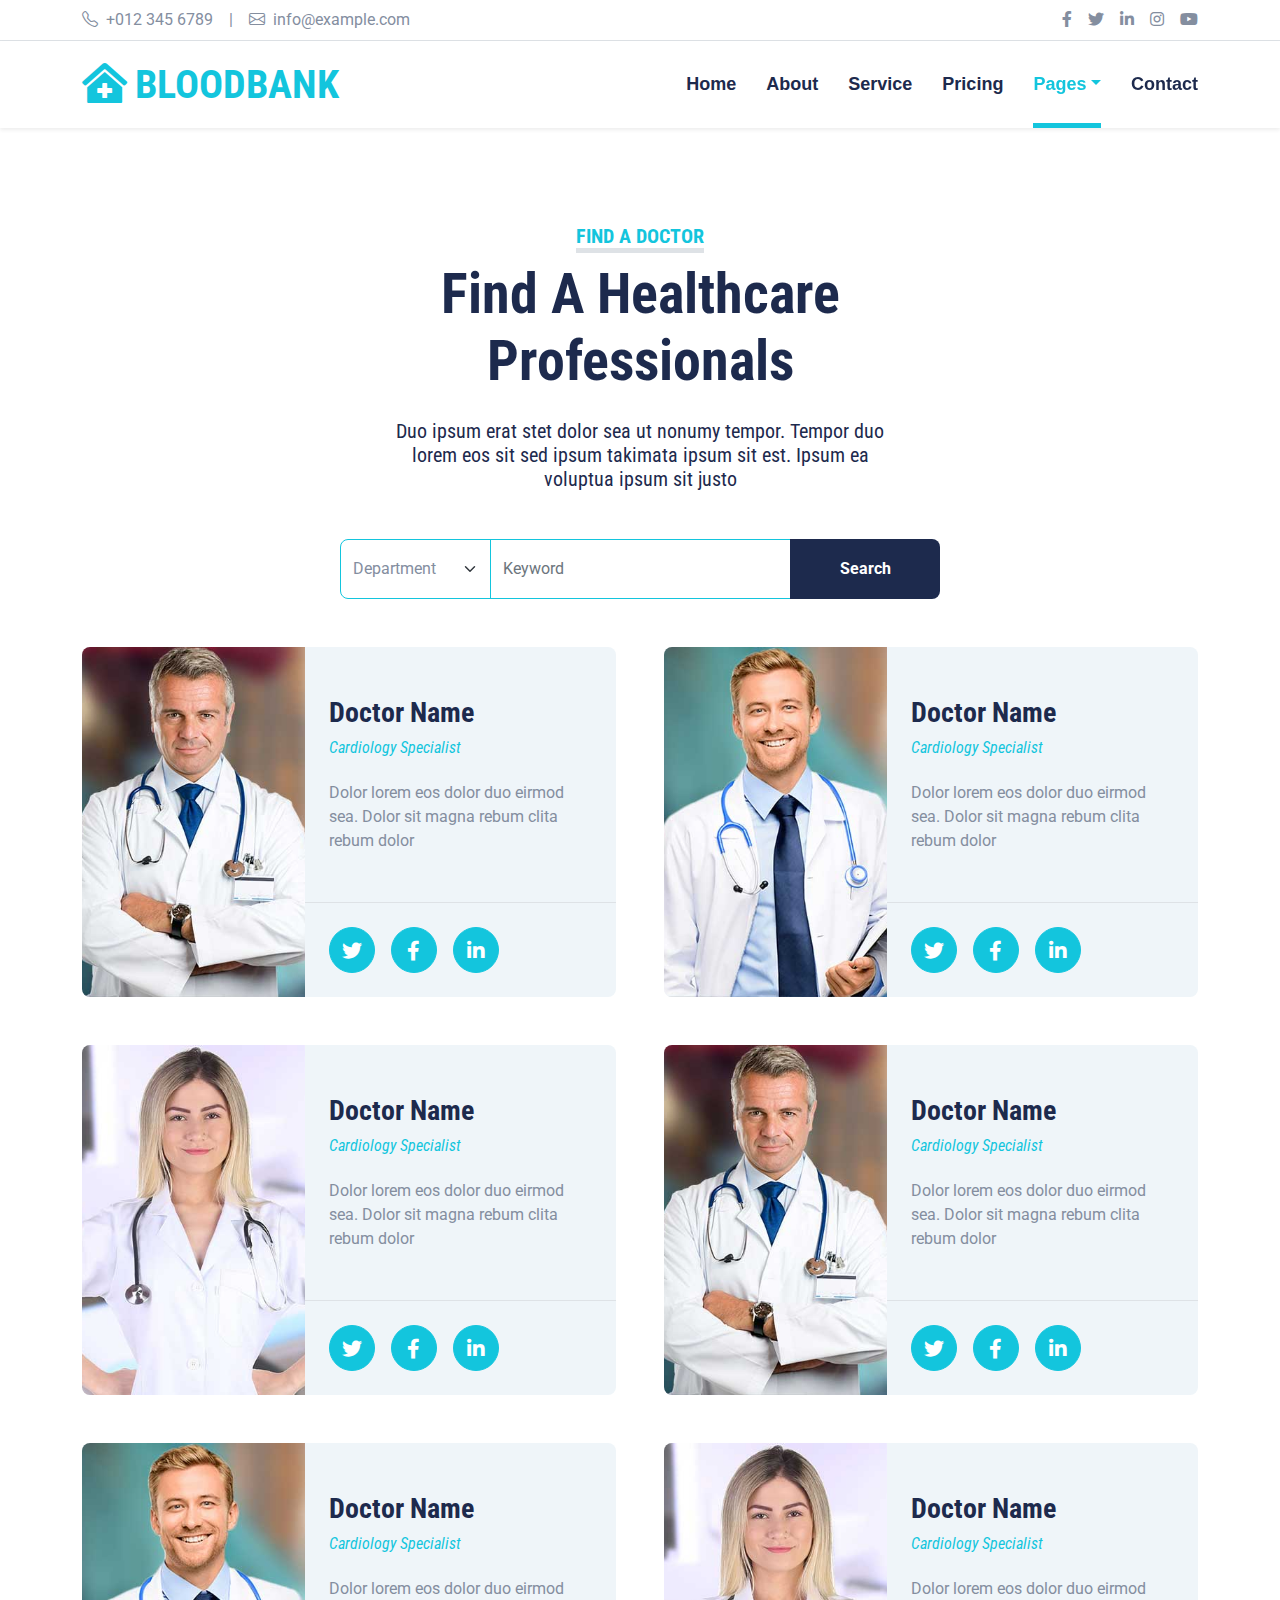
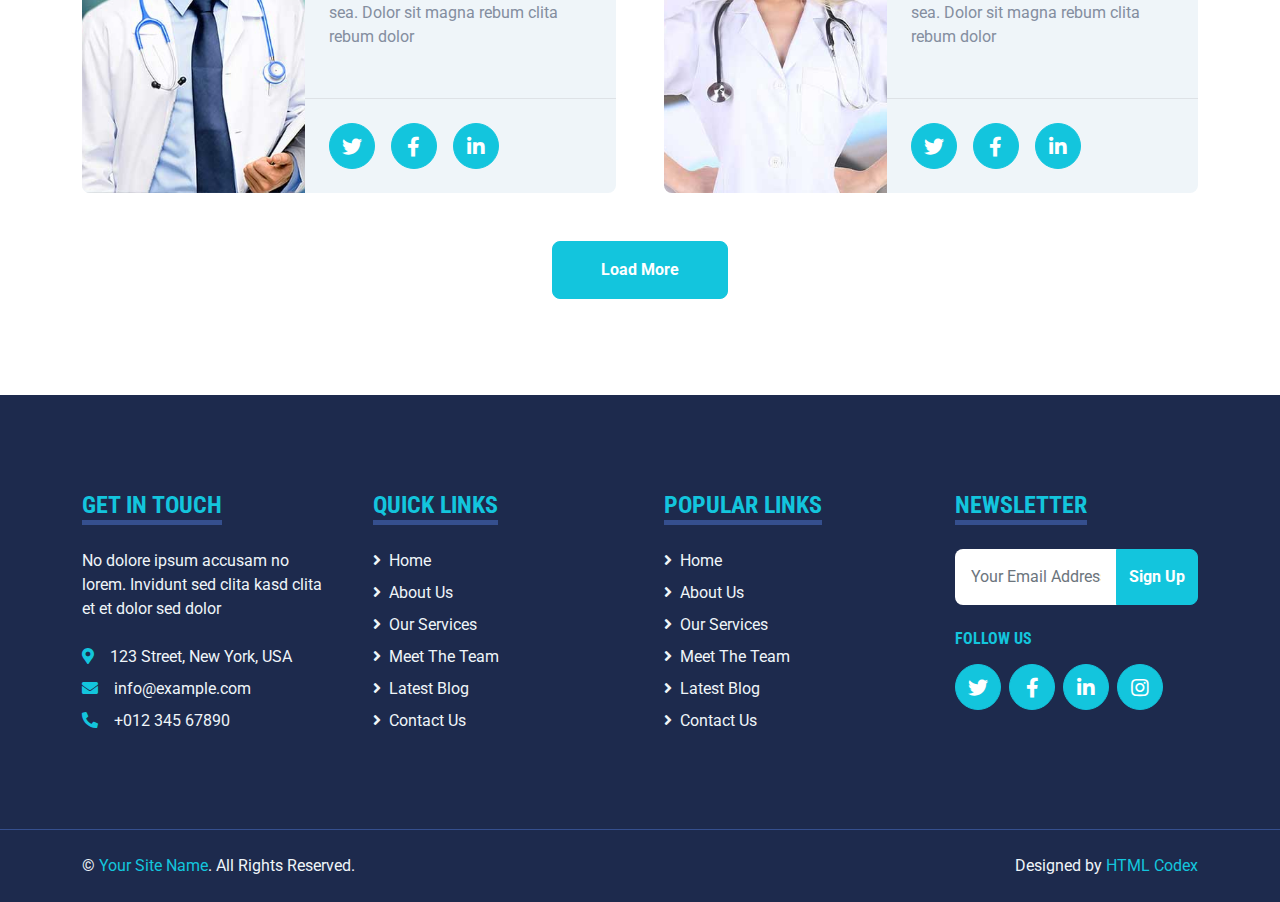
<file: search.html>
<!DOCTYPE html>
<html lang="en">

<head>
    <meta charset="utf-8">
    <title>bloodbank - Get the blood you need</title>
    <meta content="width=device-width, initial-scale=1.0" name="viewport">
    <meta content="Free HTML Templates" name="keywords">
    <meta content="Free HTML Templates" name="description">

    <!-- Favicon -->
    <link href="img/favicon.ico" rel="icon">

    <!-- Google Web Fonts -->
    <link rel="preconnect" href="https://fonts.gstatic.com">
    <link href="https://fonts.googleapis.com/css2?family=Roboto+Condensed:wght@400;700&family=Roboto:wght@400;700&display=swap" rel="stylesheet">  

    <!-- Icon Font Stylesheet -->
    <link href="https://cdnjs.cloudflare.com/ajax/libs/font-awesome/5.15.0/css/all.min.css" rel="stylesheet">
    <link href="https://cdn.jsdelivr.net/npm/bootstrap-icons@1.4.1/font/bootstrap-icons.css" rel="stylesheet">

    <!-- Libraries Stylesheet -->
    <link href="lib/owlcarousel/assets/owl.carousel.min.css" rel="stylesheet">
    <link href="lib/tempusdominus/css/tempusdominus-bootstrap-4.min.css" rel="stylesheet" />

    <!-- Customized Bootstrap Stylesheet -->
    <link href="css/bootstrap.min.css" rel="stylesheet">

    <!-- Template Stylesheet -->
    <link href="css/style.css" rel="stylesheet">
</head>

<body>
    <!-- Topbar Start -->
    <div class="container-fluid py-2 border-bottom d-none d-lg-block">
        <div class="container">
            <div class="row">
                <div class="col-md-6 text-center text-lg-start mb-2 mb-lg-0">
                    <div class="d-inline-flex align-items-center">
                        <a class="text-decoration-none text-body pe-3" href=""><i class="bi bi-telephone me-2"></i>+012 345 6789</a>
                        <span class="text-body">|</span>
                        <a class="text-decoration-none text-body px-3" href=""><i class="bi bi-envelope me-2"></i>info@example.com</a>
                    </div>
                </div>
                <div class="col-md-6 text-center text-lg-end">
                    <div class="d-inline-flex align-items-center">
                        <a class="text-body px-2" href="">
                            <i class="fab fa-facebook-f"></i>
                        </a>
                        <a class="text-body px-2" href="">
                            <i class="fab fa-twitter"></i>
                        </a>
                        <a class="text-body px-2" href="">
                            <i class="fab fa-linkedin-in"></i>
                        </a>
                        <a class="text-body px-2" href="">
                            <i class="fab fa-instagram"></i>
                        </a>
                        <a class="text-body ps-2" href="">
                            <i class="fab fa-youtube"></i>
                        </a>
                    </div>
                </div>
            </div>
        </div>
    </div>
    <!-- Topbar End -->


    <!-- Navbar Start -->
    <div class="container-fluid sticky-top bg-white shadow-sm mb-5">
        <div class="container">
            <nav class="navbar navbar-expand-lg bg-white navbar-light py-3 py-lg-0">
                <a href="index.html" class="navbar-brand">
                    <h1 class="m-0 text-uppercase text-primary"><i class="fa fa-clinic-medical me-2"></i>bloodbank</h1>
                </a>
                <button class="navbar-toggler" type="button" data-bs-toggle="collapse" data-bs-target="#navbarCollapse">
                    <span class="navbar-toggler-icon"></span>
                </button>
                <div class="collapse navbar-collapse" id="navbarCollapse">
                    <div class="navbar-nav ms-auto py-0">
                        <a href="index.html" class="nav-item nav-link">Home</a>
                        <a href="about.html" class="nav-item nav-link">About</a>
                        <a href="service.html" class="nav-item nav-link">Service</a>
                        <a href="price.html" class="nav-item nav-link">Pricing</a>
                        <div class="nav-item dropdown">
                            <a href="#" class="nav-link dropdown-toggle active" data-bs-toggle="dropdown">Pages</a>
                            <div class="dropdown-menu m-0">
                                <a href="blog.html" class="dropdown-item">Blog Grid</a>
                                <a href="detail.html" class="dropdown-item">Blog Detail</a>
                                <a href="team.html" class="dropdown-item">The Team</a>
                                <a href="testimonial.html" class="dropdown-item">Testimonial</a>
                                <a href="appointment.html" class="dropdown-item">Appointment</a>
                                <a href="search.html" class="dropdown-item active">Search</a>
                            </div>
                        </div>
                        <a href="contact.html" class="nav-item nav-link">Contact</a>
                    </div>
                </div>
            </nav>
        </div>
    </div>
    <!-- Navbar End -->


    <!-- Search Start -->
    <div class="container-fluid pt-5">
        <div class="container">
            <div class="text-center mx-auto mb-5" style="max-width: 500px;">
                <h5 class="d-inline-block text-primary text-uppercase border-bottom border-5">Find A Doctor</h5>
                <h1 class="display-4 mb-4">Find A Healthcare Professionals</h1>
                <h5 class="fw-normal">Duo ipsum erat stet dolor sea ut nonumy tempor. Tempor duo lorem eos sit sed ipsum takimata ipsum sit est. Ipsum ea voluptua ipsum sit justo</h5>
            </div>
            <div class="mx-auto" style="width: 100%; max-width: 600px;">
                <div class="input-group">
                    <select class="form-select border-primary w-25" style="height: 60px;">
                        <option selected>Department</option>
                        <option value="1">Department 1</option>
                        <option value="2">Department 2</option>
                        <option value="3">Department 3</option>
                    </select>
                    <input type="text" class="form-control border-primary w-50" placeholder="Keyword">
                    <button class="btn btn-dark border-0 w-25">Search</button>
                </div>
            </div>
        </div>
    </div>
    <!-- Search End -->


    <!-- Search Result Start -->
    <div class="container-fluid py-5">
        <div class="container">
            <div class="row g-5">
                <div class="col-lg-6 team-item">
                    <div class="row g-0 bg-light rounded overflow-hidden">
                        <div class="col-12 col-sm-5 h-100">
                            <img class="img-fluid h-100" src="img/team-1.jpg" style="object-fit: cover;">
                        </div>
                        <div class="col-12 col-sm-7 h-100 d-flex flex-column">
                            <div class="mt-auto p-4">
                                <h3>Doctor Name</h3>
                                <h6 class="fw-normal fst-italic text-primary mb-4">Cardiology Specialist</h6>
                                <p class="m-0">Dolor lorem eos dolor duo eirmod sea. Dolor sit magna rebum clita rebum dolor</p>
                            </div>
                            <div class="d-flex mt-auto border-top p-4">
                                <a class="btn btn-lg btn-primary btn-lg-square rounded-circle me-3" href="#"><i class="fab fa-twitter"></i></a>
                                <a class="btn btn-lg btn-primary btn-lg-square rounded-circle me-3" href="#"><i class="fab fa-facebook-f"></i></a>
                                <a class="btn btn-lg btn-primary btn-lg-square rounded-circle" href="#"><i class="fab fa-linkedin-in"></i></a>
                            </div>
                        </div>
                    </div>
                </div>
                <div class="col-lg-6 team-item">
                    <div class="row g-0 bg-light rounded overflow-hidden">
                        <div class="col-12 col-sm-5 h-100">
                            <img class="img-fluid h-100" src="img/team-2.jpg" style="object-fit: cover;">
                        </div>
                        <div class="col-12 col-sm-7 h-100 d-flex flex-column">
                            <div class="mt-auto p-4">
                                <h3>Doctor Name</h3>
                                <h6 class="fw-normal fst-italic text-primary mb-4">Cardiology Specialist</h6>
                                <p class="m-0">Dolor lorem eos dolor duo eirmod sea. Dolor sit magna rebum clita rebum dolor</p>
                            </div>
                            <div class="d-flex mt-auto border-top p-4">
                                <a class="btn btn-lg btn-primary btn-lg-square rounded-circle me-3" href="#"><i class="fab fa-twitter"></i></a>
                                <a class="btn btn-lg btn-primary btn-lg-square rounded-circle me-3" href="#"><i class="fab fa-facebook-f"></i></a>
                                <a class="btn btn-lg btn-primary btn-lg-square rounded-circle" href="#"><i class="fab fa-linkedin-in"></i></a>
                            </div>
                        </div>
                    </div>
                </div>
                <div class="col-lg-6 team-item">
                    <div class="row g-0 bg-light rounded overflow-hidden">
                        <div class="col-12 col-sm-5 h-100">
                            <img class="img-fluid h-100" src="img/team-3.jpg" style="object-fit: cover;">
                        </div>
                        <div class="col-12 col-sm-7 h-100 d-flex flex-column">
                            <div class="mt-auto p-4">
                                <h3>Doctor Name</h3>
                                <h6 class="fw-normal fst-italic text-primary mb-4">Cardiology Specialist</h6>
                                <p class="m-0">Dolor lorem eos dolor duo eirmod sea. Dolor sit magna rebum clita rebum dolor</p>
                            </div>
                            <div class="d-flex mt-auto border-top p-4">
                                <a class="btn btn-lg btn-primary btn-lg-square rounded-circle me-3" href="#"><i class="fab fa-twitter"></i></a>
                                <a class="btn btn-lg btn-primary btn-lg-square rounded-circle me-3" href="#"><i class="fab fa-facebook-f"></i></a>
                                <a class="btn btn-lg btn-primary btn-lg-square rounded-circle" href="#"><i class="fab fa-linkedin-in"></i></a>
                            </div>
                        </div>
                    </div>
                </div>
                <div class="col-lg-6 team-item">
                    <div class="row g-0 bg-light rounded overflow-hidden">
                        <div class="col-12 col-sm-5 h-100">
                            <img class="img-fluid h-100" src="img/team-1.jpg" style="object-fit: cover;">
                        </div>
                        <div class="col-12 col-sm-7 h-100 d-flex flex-column">
                            <div class="mt-auto p-4">
                                <h3>Doctor Name</h3>
                                <h6 class="fw-normal fst-italic text-primary mb-4">Cardiology Specialist</h6>
                                <p class="m-0">Dolor lorem eos dolor duo eirmod sea. Dolor sit magna rebum clita rebum dolor</p>
                            </div>
                            <div class="d-flex mt-auto border-top p-4">
                                <a class="btn btn-lg btn-primary btn-lg-square rounded-circle me-3" href="#"><i class="fab fa-twitter"></i></a>
                                <a class="btn btn-lg btn-primary btn-lg-square rounded-circle me-3" href="#"><i class="fab fa-facebook-f"></i></a>
                                <a class="btn btn-lg btn-primary btn-lg-square rounded-circle" href="#"><i class="fab fa-linkedin-in"></i></a>
                            </div>
                        </div>
                    </div>
                </div>
                <div class="col-lg-6 team-item">
                    <div class="row g-0 bg-light rounded overflow-hidden">
                        <div class="col-12 col-sm-5 h-100">
                            <img class="img-fluid h-100" src="img/team-2.jpg" style="object-fit: cover;">
                        </div>
                        <div class="col-12 col-sm-7 h-100 d-flex flex-column">
                            <div class="mt-auto p-4">
                                <h3>Doctor Name</h3>
                                <h6 class="fw-normal fst-italic text-primary mb-4">Cardiology Specialist</h6>
                                <p class="m-0">Dolor lorem eos dolor duo eirmod sea. Dolor sit magna rebum clita rebum dolor</p>
                            </div>
                            <div class="d-flex mt-auto border-top p-4">
                                <a class="btn btn-lg btn-primary btn-lg-square rounded-circle me-3" href="#"><i class="fab fa-twitter"></i></a>
                                <a class="btn btn-lg btn-primary btn-lg-square rounded-circle me-3" href="#"><i class="fab fa-facebook-f"></i></a>
                                <a class="btn btn-lg btn-primary btn-lg-square rounded-circle" href="#"><i class="fab fa-linkedin-in"></i></a>
                            </div>
                        </div>
                    </div>
                </div>
                <div class="col-lg-6 team-item">
                    <div class="row g-0 bg-light rounded overflow-hidden">
                        <div class="col-12 col-sm-5 h-100">
                            <img class="img-fluid h-100" src="img/team-3.jpg" style="object-fit: cover;">
                        </div>
                        <div class="col-12 col-sm-7 h-100 d-flex flex-column">
                            <div class="mt-auto p-4">
                                <h3>Doctor Name</h3>
                                <h6 class="fw-normal fst-italic text-primary mb-4">Cardiology Specialist</h6>
                                <p class="m-0">Dolor lorem eos dolor duo eirmod sea. Dolor sit magna rebum clita rebum dolor</p>
                            </div>
                            <div class="d-flex mt-auto border-top p-4">
                                <a class="btn btn-lg btn-primary btn-lg-square rounded-circle me-3" href="#"><i class="fab fa-twitter"></i></a>
                                <a class="btn btn-lg btn-primary btn-lg-square rounded-circle me-3" href="#"><i class="fab fa-facebook-f"></i></a>
                                <a class="btn btn-lg btn-primary btn-lg-square rounded-circle" href="#"><i class="fab fa-linkedin-in"></i></a>
                            </div>
                        </div>
                    </div>
                </div>
                <div class="col-12 text-center">
                    <button class="btn btn-primary py-3 px-5">Load More</button>
                </div>
            </div>
        </div>
    </div>
    <!-- Search Result End -->


    <!-- Footer Start -->
    <div class="container-fluid bg-dark text-light mt-5 py-5">
        <div class="container py-5">
            <div class="row g-5">
                <div class="col-lg-3 col-md-6">
                    <h4 class="d-inline-block text-primary text-uppercase border-bottom border-5 border-secondary mb-4">Get In Touch</h4>
                    <p class="mb-4">No dolore ipsum accusam no lorem. Invidunt sed clita kasd clita et et dolor sed dolor</p>
                    <p class="mb-2"><i class="fa fa-map-marker-alt text-primary me-3"></i>123 Street, New York, USA</p>
                    <p class="mb-2"><i class="fa fa-envelope text-primary me-3"></i>info@example.com</p>
                    <p class="mb-0"><i class="fa fa-phone-alt text-primary me-3"></i>+012 345 67890</p>
                </div>
                <div class="col-lg-3 col-md-6">
                    <h4 class="d-inline-block text-primary text-uppercase border-bottom border-5 border-secondary mb-4">Quick Links</h4>
                    <div class="d-flex flex-column justify-content-start">
                        <a class="text-light mb-2" href="#"><i class="fa fa-angle-right me-2"></i>Home</a>
                        <a class="text-light mb-2" href="#"><i class="fa fa-angle-right me-2"></i>About Us</a>
                        <a class="text-light mb-2" href="#"><i class="fa fa-angle-right me-2"></i>Our Services</a>
                        <a class="text-light mb-2" href="#"><i class="fa fa-angle-right me-2"></i>Meet The Team</a>
                        <a class="text-light mb-2" href="#"><i class="fa fa-angle-right me-2"></i>Latest Blog</a>
                        <a class="text-light" href="#"><i class="fa fa-angle-right me-2"></i>Contact Us</a>
                    </div>
                </div>
                <div class="col-lg-3 col-md-6">
                    <h4 class="d-inline-block text-primary text-uppercase border-bottom border-5 border-secondary mb-4">Popular Links</h4>
                    <div class="d-flex flex-column justify-content-start">
                        <a class="text-light mb-2" href="#"><i class="fa fa-angle-right me-2"></i>Home</a>
                        <a class="text-light mb-2" href="#"><i class="fa fa-angle-right me-2"></i>About Us</a>
                        <a class="text-light mb-2" href="#"><i class="fa fa-angle-right me-2"></i>Our Services</a>
                        <a class="text-light mb-2" href="#"><i class="fa fa-angle-right me-2"></i>Meet The Team</a>
                        <a class="text-light mb-2" href="#"><i class="fa fa-angle-right me-2"></i>Latest Blog</a>
                        <a class="text-light" href="#"><i class="fa fa-angle-right me-2"></i>Contact Us</a>
                    </div>
                </div>
                <div class="col-lg-3 col-md-6">
                    <h4 class="d-inline-block text-primary text-uppercase border-bottom border-5 border-secondary mb-4">Newsletter</h4>
                    <form action="">
                        <div class="input-group">
                            <input type="text" class="form-control p-3 border-0" placeholder="Your Email Address">
                            <button class="btn btn-primary">Sign Up</button>
                        </div>
                    </form>
                    <h6 class="text-primary text-uppercase mt-4 mb-3">Follow Us</h6>
                    <div class="d-flex">
                        <a class="btn btn-lg btn-primary btn-lg-square rounded-circle me-2" href="#"><i class="fab fa-twitter"></i></a>
                        <a class="btn btn-lg btn-primary btn-lg-square rounded-circle me-2" href="#"><i class="fab fa-facebook-f"></i></a>
                        <a class="btn btn-lg btn-primary btn-lg-square rounded-circle me-2" href="#"><i class="fab fa-linkedin-in"></i></a>
                        <a class="btn btn-lg btn-primary btn-lg-square rounded-circle" href="#"><i class="fab fa-instagram"></i></a>
                    </div>
                </div>
            </div>
        </div>
    </div>
    <div class="container-fluid bg-dark text-light border-top border-secondary py-4">
        <div class="container">
            <div class="row g-5">
                <div class="col-md-6 text-center text-md-start">
                    <p class="mb-md-0">&copy; <a class="text-primary" href="#">Your Site Name</a>. All Rights Reserved.</p>
                </div>
                <div class="col-md-6 text-center text-md-end">
                    <p class="mb-0">Designed by <a class="text-primary" href="https://htmlcodex.com">HTML Codex</a></p>
                </div>
            </div>
        </div>
    </div>
    <!-- Footer End -->


    <!-- Back to Top -->
    <a href="#" class="btn btn-lg btn-primary btn-lg-square back-to-top"><i class="bi bi-arrow-up"></i></a>


    <!-- JavaScript Libraries -->
    <script src="https://code.jquery.com/jquery-3.4.1.min.js"></script>
    <script src="https://cdn.jsdelivr.net/npm/bootstrap@5.0.0/dist/js/bootstrap.bundle.min.js"></script>
    <script src="lib/easing/easing.min.js"></script>
    <script src="lib/waypoints/waypoints.min.js"></script>
    <script src="lib/owlcarousel/owl.carousel.min.js"></script>
    <script src="lib/tempusdominus/js/moment.min.js"></script>
    <script src="lib/tempusdominus/js/moment-timezone.min.js"></script>
    <script src="lib/tempusdominus/js/tempusdominus-bootstrap-4.min.js"></script>

    <!-- Template Javascript -->
    <script src="js/main.js"></script>
</body>

</html>
</file>
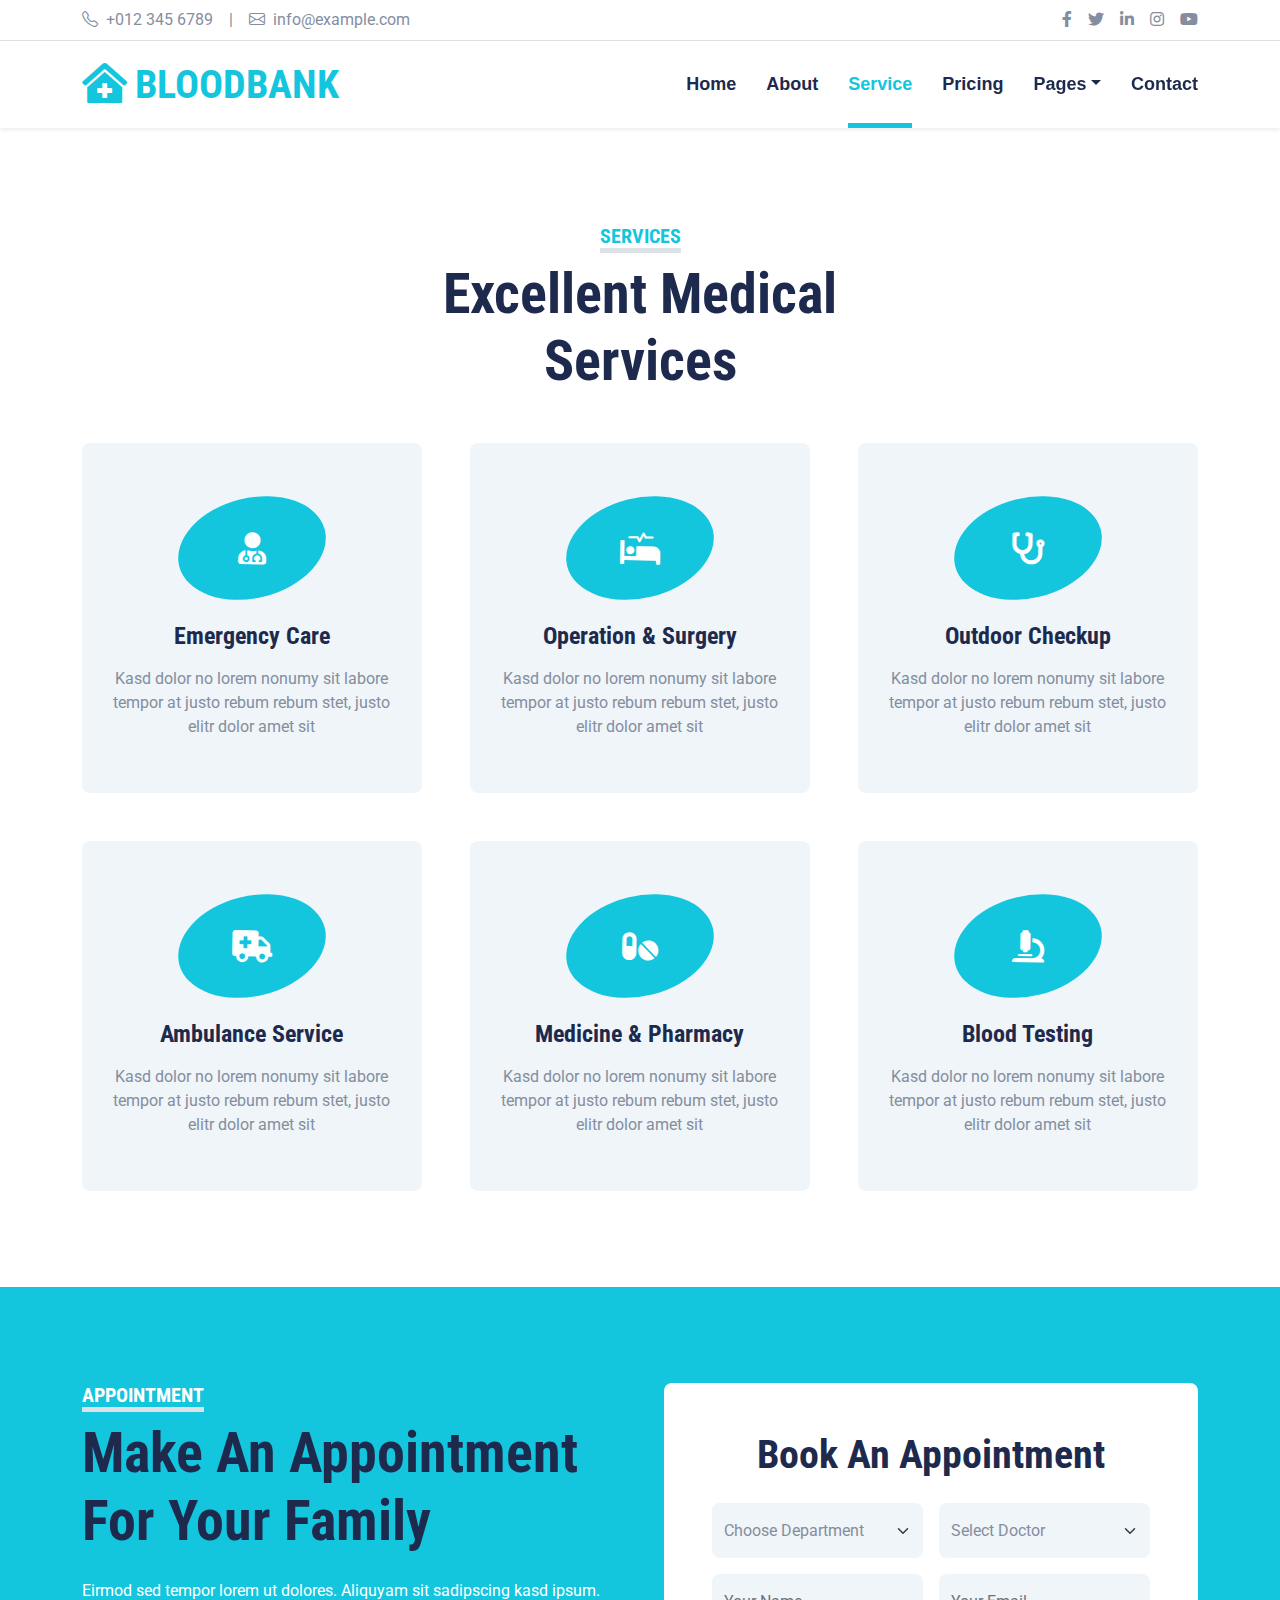
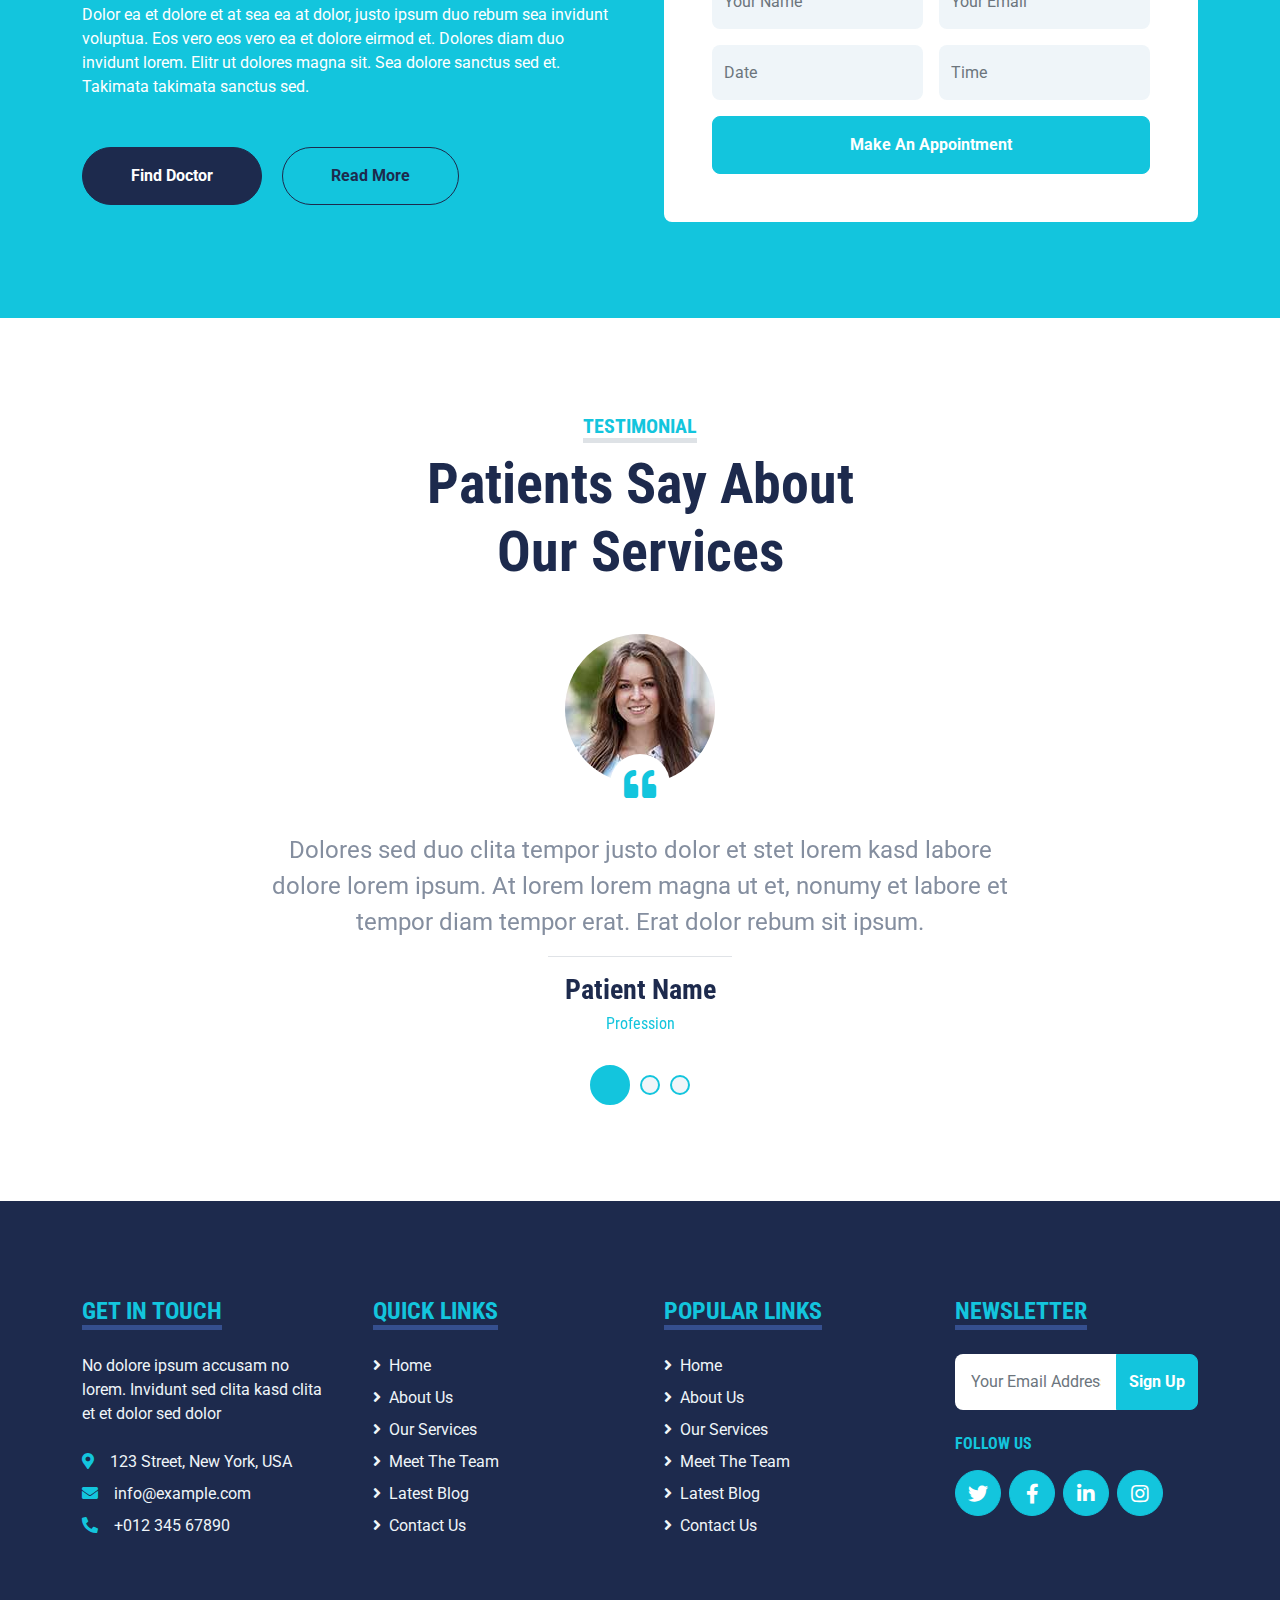
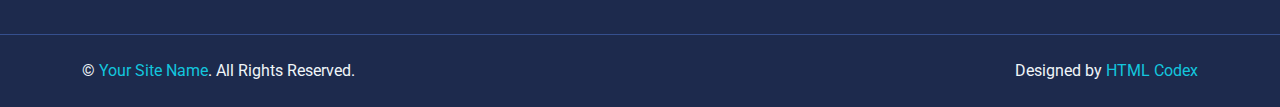
<file: service.html>
<!DOCTYPE html>
<html lang="en">

<head>
    <meta charset="utf-8">
    <title>bloodbank - Get the blood you need</title>
    <meta content="width=device-width, initial-scale=1.0" name="viewport">
    <meta content="Free HTML Templates" name="keywords">
    <meta content="Free HTML Templates" name="description">

    <!-- Favicon -->
    <link href="img/favicon.ico" rel="icon">

    <!-- Google Web Fonts -->
    <link rel="preconnect" href="https://fonts.gstatic.com">
    <link href="https://fonts.googleapis.com/css2?family=Roboto+Condensed:wght@400;700&family=Roboto:wght@400;700&display=swap" rel="stylesheet">  

    <!-- Icon Font Stylesheet -->
    <link href="https://cdnjs.cloudflare.com/ajax/libs/font-awesome/5.15.0/css/all.min.css" rel="stylesheet">
    <link href="https://cdn.jsdelivr.net/npm/bootstrap-icons@1.4.1/font/bootstrap-icons.css" rel="stylesheet">

    <!-- Libraries Stylesheet -->
    <link href="lib/owlcarousel/assets/owl.carousel.min.css" rel="stylesheet">
    <link href="lib/tempusdominus/css/tempusdominus-bootstrap-4.min.css" rel="stylesheet" />

    <!-- Customized Bootstrap Stylesheet -->
    <link href="css/bootstrap.min.css" rel="stylesheet">

    <!-- Template Stylesheet -->
    <link href="css/style.css" rel="stylesheet">
</head>

<body>
    <!-- Topbar Start -->
    <div class="container-fluid py-2 border-bottom d-none d-lg-block">
        <div class="container">
            <div class="row">
                <div class="col-md-6 text-center text-lg-start mb-2 mb-lg-0">
                    <div class="d-inline-flex align-items-center">
                        <a class="text-decoration-none text-body pe-3" href=""><i class="bi bi-telephone me-2"></i>+012 345 6789</a>
                        <span class="text-body">|</span>
                        <a class="text-decoration-none text-body px-3" href=""><i class="bi bi-envelope me-2"></i>info@example.com</a>
                    </div>
                </div>
                <div class="col-md-6 text-center text-lg-end">
                    <div class="d-inline-flex align-items-center">
                        <a class="text-body px-2" href="">
                            <i class="fab fa-facebook-f"></i>
                        </a>
                        <a class="text-body px-2" href="">
                            <i class="fab fa-twitter"></i>
                        </a>
                        <a class="text-body px-2" href="">
                            <i class="fab fa-linkedin-in"></i>
                        </a>
                        <a class="text-body px-2" href="">
                            <i class="fab fa-instagram"></i>
                        </a>
                        <a class="text-body ps-2" href="">
                            <i class="fab fa-youtube"></i>
                        </a>
                    </div>
                </div>
            </div>
        </div>
    </div>
    <!-- Topbar End -->


    <!-- Navbar Start -->
    <div class="container-fluid sticky-top bg-white shadow-sm mb-5">
        <div class="container">
            <nav class="navbar navbar-expand-lg bg-white navbar-light py-3 py-lg-0">
                <a href="index.html" class="navbar-brand">
                    <h1 class="m-0 text-uppercase text-primary"><i class="fa fa-clinic-medical me-2"></i>bloodbank</h1>
                </a>
                <button class="navbar-toggler" type="button" data-bs-toggle="collapse" data-bs-target="#navbarCollapse">
                    <span class="navbar-toggler-icon"></span>
                </button>
                <div class="collapse navbar-collapse" id="navbarCollapse">
                    <div class="navbar-nav ms-auto py-0">
                        <a href="index.html" class="nav-item nav-link">Home</a>
                        <a href="about.html" class="nav-item nav-link">About</a>
                        <a href="service.html" class="nav-item nav-link active">Service</a>
                        <a href="price.html" class="nav-item nav-link">Pricing</a>
                        <div class="nav-item dropdown">
                            <a href="#" class="nav-link dropdown-toggle" data-bs-toggle="dropdown">Pages</a>
                            <div class="dropdown-menu m-0">
                                <a href="blog.html" class="dropdown-item">Blog Grid</a>
                                <a href="detail.html" class="dropdown-item">Blog Detail</a>
                                <a href="team.html" class="dropdown-item">The Team</a>
                                <a href="testimonial.html" class="dropdown-item">Testimonial</a>
                                <a href="appointment.html" class="dropdown-item">Appointment</a>
                                <a href="search.html" class="dropdown-item">Search</a>
                            </div>
                        </div>
                        <a href="contact.html" class="nav-item nav-link">Contact</a>
                    </div>
                </div>
            </nav>
        </div>
    </div>
    <!-- Navbar End -->
    

    <!-- Services Start -->
    <div class="container-fluid py-5">
        <div class="container">
            <div class="text-center mx-auto mb-5" style="max-width: 500px;">
                <h5 class="d-inline-block text-primary text-uppercase border-bottom border-5">Services</h5>
                <h1 class="display-4">Excellent Medical Services</h1>
            </div>
            <div class="row g-5">
                <div class="col-lg-4 col-md-6">
                    <div class="service-item bg-light rounded d-flex flex-column align-items-center justify-content-center text-center">
                        <div class="service-icon mb-4">
                            <i class="fa fa-2x fa-user-md text-white"></i>
                        </div>
                        <h4 class="mb-3">Emergency Care</h4>
                        <p class="m-0">Kasd dolor no lorem nonumy sit labore tempor at justo rebum rebum stet, justo elitr dolor amet sit</p>
                        <a class="btn btn-lg btn-primary rounded-pill" href="">
                            <i class="bi bi-arrow-right"></i>
                        </a>
                    </div>
                </div>
                <div class="col-lg-4 col-md-6">
                    <div class="service-item bg-light rounded d-flex flex-column align-items-center justify-content-center text-center">
                        <div class="service-icon mb-4">
                            <i class="fa fa-2x fa-procedures text-white"></i>
                        </div>
                        <h4 class="mb-3">Operation & Surgery</h4>
                        <p class="m-0">Kasd dolor no lorem nonumy sit labore tempor at justo rebum rebum stet, justo elitr dolor amet sit</p>
                        <a class="btn btn-lg btn-primary rounded-pill" href="">
                            <i class="bi bi-arrow-right"></i>
                        </a>
                    </div>
                </div>
                <div class="col-lg-4 col-md-6">
                    <div class="service-item bg-light rounded d-flex flex-column align-items-center justify-content-center text-center">
                        <div class="service-icon mb-4">
                            <i class="fa fa-2x fa-stethoscope text-white"></i>
                        </div>
                        <h4 class="mb-3">Outdoor Checkup</h4>
                        <p class="m-0">Kasd dolor no lorem nonumy sit labore tempor at justo rebum rebum stet, justo elitr dolor amet sit</p>
                        <a class="btn btn-lg btn-primary rounded-pill" href="">
                            <i class="bi bi-arrow-right"></i>
                        </a>
                    </div>
                </div>
                <div class="col-lg-4 col-md-6">
                    <div class="service-item bg-light rounded d-flex flex-column align-items-center justify-content-center text-center">
                        <div class="service-icon mb-4">
                            <i class="fa fa-2x fa-ambulance text-white"></i>
                        </div>
                        <h4 class="mb-3">Ambulance Service</h4>
                        <p class="m-0">Kasd dolor no lorem nonumy sit labore tempor at justo rebum rebum stet, justo elitr dolor amet sit</p>
                        <a class="btn btn-lg btn-primary rounded-pill" href="">
                            <i class="bi bi-arrow-right"></i>
                        </a>
                    </div>
                </div>
                <div class="col-lg-4 col-md-6">
                    <div class="service-item bg-light rounded d-flex flex-column align-items-center justify-content-center text-center">
                        <div class="service-icon mb-4">
                            <i class="fa fa-2x fa-pills text-white"></i>
                        </div>
                        <h4 class="mb-3">Medicine & Pharmacy</h4>
                        <p class="m-0">Kasd dolor no lorem nonumy sit labore tempor at justo rebum rebum stet, justo elitr dolor amet sit</p>
                        <a class="btn btn-lg btn-primary rounded-pill" href="">
                            <i class="bi bi-arrow-right"></i>
                        </a>
                    </div>
                </div>
                <div class="col-lg-4 col-md-6">
                    <div class="service-item bg-light rounded d-flex flex-column align-items-center justify-content-center text-center">
                        <div class="service-icon mb-4">
                            <i class="fa fa-2x fa-microscope text-white"></i>
                        </div>
                        <h4 class="mb-3">Blood Testing</h4>
                        <p class="m-0">Kasd dolor no lorem nonumy sit labore tempor at justo rebum rebum stet, justo elitr dolor amet sit</p>
                        <a class="btn btn-lg btn-primary rounded-pill" href="">
                            <i class="bi bi-arrow-right"></i>
                        </a>
                    </div>
                </div>
            </div>
        </div>
    </div>
    <!-- Services End -->


    <!-- Appointment Start -->
    <div class="container-fluid bg-primary my-5 py-5">
        <div class="container py-5">
            <div class="row gx-5">
                <div class="col-lg-6 mb-5 mb-lg-0">
                    <div class="mb-4">
                        <h5 class="d-inline-block text-white text-uppercase border-bottom border-5">Appointment</h5>
                        <h1 class="display-4">Make An Appointment For Your Family</h1>
                    </div>
                    <p class="text-white mb-5">Eirmod sed tempor lorem ut dolores. Aliquyam sit sadipscing kasd ipsum. Dolor ea et dolore et at sea ea at dolor, justo ipsum duo rebum sea invidunt voluptua. Eos vero eos vero ea et dolore eirmod et. Dolores diam duo invidunt lorem. Elitr ut dolores magna sit. Sea dolore sanctus sed et. Takimata takimata sanctus sed.</p>
                    <a class="btn btn-dark rounded-pill py-3 px-5 me-3" href="">Find Doctor</a>
                    <a class="btn btn-outline-dark rounded-pill py-3 px-5" href="">Read More</a>
                </div>
                <div class="col-lg-6">
                    <div class="bg-white text-center rounded p-5">
                        <h1 class="mb-4">Book An Appointment</h1>
                        <form>
                            <div class="row g-3">
                                <div class="col-12 col-sm-6">
                                    <select class="form-select bg-light border-0" style="height: 55px;">
                                        <option selected>Choose Department</option>
                                        <option value="1">Department 1</option>
                                        <option value="2">Department 2</option>
                                        <option value="3">Department 3</option>
                                    </select>
                                </div>
                                <div class="col-12 col-sm-6">
                                    <select class="form-select bg-light border-0" style="height: 55px;">
                                        <option selected>Select Doctor</option>
                                        <option value="1">Doctor 1</option>
                                        <option value="2">Doctor 2</option>
                                        <option value="3">Doctor 3</option>
                                    </select>
                                </div>
                                <div class="col-12 col-sm-6">
                                    <input type="text" class="form-control bg-light border-0" placeholder="Your Name" style="height: 55px;">
                                </div>
                                <div class="col-12 col-sm-6">
                                    <input type="email" class="form-control bg-light border-0" placeholder="Your Email" style="height: 55px;">
                                </div>
                                <div class="col-12 col-sm-6">
                                    <div class="date" id="date" data-target-input="nearest">
                                        <input type="text"
                                            class="form-control bg-light border-0 datetimepicker-input"
                                            placeholder="Date" data-target="#date" data-toggle="datetimepicker" style="height: 55px;">
                                    </div>
                                </div>
                                <div class="col-12 col-sm-6">
                                    <div class="time" id="time" data-target-input="nearest">
                                        <input type="text"
                                            class="form-control bg-light border-0 datetimepicker-input"
                                            placeholder="Time" data-target="#time" data-toggle="datetimepicker" style="height: 55px;">
                                    </div>
                                </div>
                                <div class="col-12">
                                    <button class="btn btn-primary w-100 py-3" type="submit">Make An Appointment</button>
                                </div>
                            </div>
                        </form>
                    </div>
                </div>
            </div>
        </div>
    </div>
    <!-- Appointment End -->


    <!-- Testimonial Start -->
    <div class="container-fluid py-5">
        <div class="container">
            <div class="text-center mx-auto mb-5" style="max-width: 500px;">
                <h5 class="d-inline-block text-primary text-uppercase border-bottom border-5">Testimonial</h5>
                <h1 class="display-4">Patients Say About Our Services</h1>
            </div>
            <div class="row justify-content-center">
                <div class="col-lg-8">
                    <div class="owl-carousel testimonial-carousel">
                        <div class="testimonial-item text-center">
                            <div class="position-relative mb-5">
                                <img class="img-fluid rounded-circle mx-auto" src="img/testimonial-1.jpg" alt="">
                                <div class="position-absolute top-100 start-50 translate-middle d-flex align-items-center justify-content-center bg-white rounded-circle" style="width: 60px; height: 60px;">
                                    <i class="fa fa-quote-left fa-2x text-primary"></i>
                                </div>
                            </div>
                            <p class="fs-4 fw-normal">Dolores sed duo clita tempor justo dolor et stet lorem kasd labore dolore lorem ipsum. At lorem lorem magna ut et, nonumy et labore et tempor diam tempor erat. Erat dolor rebum sit ipsum.</p>
                            <hr class="w-25 mx-auto">
                            <h3>Patient Name</h3>
                            <h6 class="fw-normal text-primary mb-3">Profession</h6>
                        </div>
                        <div class="testimonial-item text-center">
                            <div class="position-relative mb-5">
                                <img class="img-fluid rounded-circle mx-auto" src="img/testimonial-2.jpg" alt="">
                                <div class="position-absolute top-100 start-50 translate-middle d-flex align-items-center justify-content-center bg-white rounded-circle" style="width: 60px; height: 60px;">
                                    <i class="fa fa-quote-left fa-2x text-primary"></i>
                                </div>
                            </div>
                            <p class="fs-4 fw-normal">Dolores sed duo clita tempor justo dolor et stet lorem kasd labore dolore lorem ipsum. At lorem lorem magna ut et, nonumy et labore et tempor diam tempor erat. Erat dolor rebum sit ipsum.</p>
                            <hr class="w-25 mx-auto">
                            <h3>Patient Name</h3>
                            <h6 class="fw-normal text-primary mb-3">Profession</h6>
                        </div>
                        <div class="testimonial-item text-center">
                            <div class="position-relative mb-5">
                                <img class="img-fluid rounded-circle mx-auto" src="img/testimonial-3.jpg" alt="">
                                <div class="position-absolute top-100 start-50 translate-middle d-flex align-items-center justify-content-center bg-white rounded-circle" style="width: 60px; height: 60px;">
                                    <i class="fa fa-quote-left fa-2x text-primary"></i>
                                </div>
                            </div>
                            <p class="fs-4 fw-normal">Dolores sed duo clita tempor justo dolor et stet lorem kasd labore dolore lorem ipsum. At lorem lorem magna ut et, nonumy et labore et tempor diam tempor erat. Erat dolor rebum sit ipsum.</p>
                            <hr class="w-25 mx-auto">
                            <h3>Patient Name</h3>
                            <h6 class="fw-normal text-primary mb-3">Profession</h6>
                        </div>
                    </div>
                </div>
            </div>
        </div>
    </div>
    <!-- Testimonial End -->


    <!-- Footer Start -->
    <div class="container-fluid bg-dark text-light mt-5 py-5">
        <div class="container py-5">
            <div class="row g-5">
                <div class="col-lg-3 col-md-6">
                    <h4 class="d-inline-block text-primary text-uppercase border-bottom border-5 border-secondary mb-4">Get In Touch</h4>
                    <p class="mb-4">No dolore ipsum accusam no lorem. Invidunt sed clita kasd clita et et dolor sed dolor</p>
                    <p class="mb-2"><i class="fa fa-map-marker-alt text-primary me-3"></i>123 Street, New York, USA</p>
                    <p class="mb-2"><i class="fa fa-envelope text-primary me-3"></i>info@example.com</p>
                    <p class="mb-0"><i class="fa fa-phone-alt text-primary me-3"></i>+012 345 67890</p>
                </div>
                <div class="col-lg-3 col-md-6">
                    <h4 class="d-inline-block text-primary text-uppercase border-bottom border-5 border-secondary mb-4">Quick Links</h4>
                    <div class="d-flex flex-column justify-content-start">
                        <a class="text-light mb-2" href="#"><i class="fa fa-angle-right me-2"></i>Home</a>
                        <a class="text-light mb-2" href="#"><i class="fa fa-angle-right me-2"></i>About Us</a>
                        <a class="text-light mb-2" href="#"><i class="fa fa-angle-right me-2"></i>Our Services</a>
                        <a class="text-light mb-2" href="#"><i class="fa fa-angle-right me-2"></i>Meet The Team</a>
                        <a class="text-light mb-2" href="#"><i class="fa fa-angle-right me-2"></i>Latest Blog</a>
                        <a class="text-light" href="#"><i class="fa fa-angle-right me-2"></i>Contact Us</a>
                    </div>
                </div>
                <div class="col-lg-3 col-md-6">
                    <h4 class="d-inline-block text-primary text-uppercase border-bottom border-5 border-secondary mb-4">Popular Links</h4>
                    <div class="d-flex flex-column justify-content-start">
                        <a class="text-light mb-2" href="#"><i class="fa fa-angle-right me-2"></i>Home</a>
                        <a class="text-light mb-2" href="#"><i class="fa fa-angle-right me-2"></i>About Us</a>
                        <a class="text-light mb-2" href="#"><i class="fa fa-angle-right me-2"></i>Our Services</a>
                        <a class="text-light mb-2" href="#"><i class="fa fa-angle-right me-2"></i>Meet The Team</a>
                        <a class="text-light mb-2" href="#"><i class="fa fa-angle-right me-2"></i>Latest Blog</a>
                        <a class="text-light" href="#"><i class="fa fa-angle-right me-2"></i>Contact Us</a>
                    </div>
                </div>
                <div class="col-lg-3 col-md-6">
                    <h4 class="d-inline-block text-primary text-uppercase border-bottom border-5 border-secondary mb-4">Newsletter</h4>
                    <form action="">
                        <div class="input-group">
                            <input type="text" class="form-control p-3 border-0" placeholder="Your Email Address">
                            <button class="btn btn-primary">Sign Up</button>
                        </div>
                    </form>
                    <h6 class="text-primary text-uppercase mt-4 mb-3">Follow Us</h6>
                    <div class="d-flex">
                        <a class="btn btn-lg btn-primary btn-lg-square rounded-circle me-2" href="#"><i class="fab fa-twitter"></i></a>
                        <a class="btn btn-lg btn-primary btn-lg-square rounded-circle me-2" href="#"><i class="fab fa-facebook-f"></i></a>
                        <a class="btn btn-lg btn-primary btn-lg-square rounded-circle me-2" href="#"><i class="fab fa-linkedin-in"></i></a>
                        <a class="btn btn-lg btn-primary btn-lg-square rounded-circle" href="#"><i class="fab fa-instagram"></i></a>
                    </div>
                </div>
            </div>
        </div>
    </div>
    <div class="container-fluid bg-dark text-light border-top border-secondary py-4">
        <div class="container">
            <div class="row g-5">
                <div class="col-md-6 text-center text-md-start">
                    <p class="mb-md-0">&copy; <a class="text-primary" href="#">Your Site Name</a>. All Rights Reserved.</p>
                </div>
                <div class="col-md-6 text-center text-md-end">
                    <p class="mb-0">Designed by <a class="text-primary" href="https://htmlcodex.com">HTML Codex</a></p>
                </div>
            </div>
        </div>
    </div>
    <!-- Footer End -->


    <!-- Back to Top -->
    <a href="#" class="btn btn-lg btn-primary btn-lg-square back-to-top"><i class="bi bi-arrow-up"></i></a>


    <!-- JavaScript Libraries -->
    <script src="https://code.jquery.com/jquery-3.4.1.min.js"></script>
    <script src="https://cdn.jsdelivr.net/npm/bootstrap@5.0.0/dist/js/bootstrap.bundle.min.js"></script>
    <script src="lib/easing/easing.min.js"></script>
    <script src="lib/waypoints/waypoints.min.js"></script>
    <script src="lib/owlcarousel/owl.carousel.min.js"></script>
    <script src="lib/tempusdominus/js/moment.min.js"></script>
    <script src="lib/tempusdominus/js/moment-timezone.min.js"></script>
    <script src="lib/tempusdominus/js/tempusdominus-bootstrap-4.min.js"></script>

    <!-- Template Javascript -->
    <script src="js/main.js"></script>
</body>

</html>
</file>
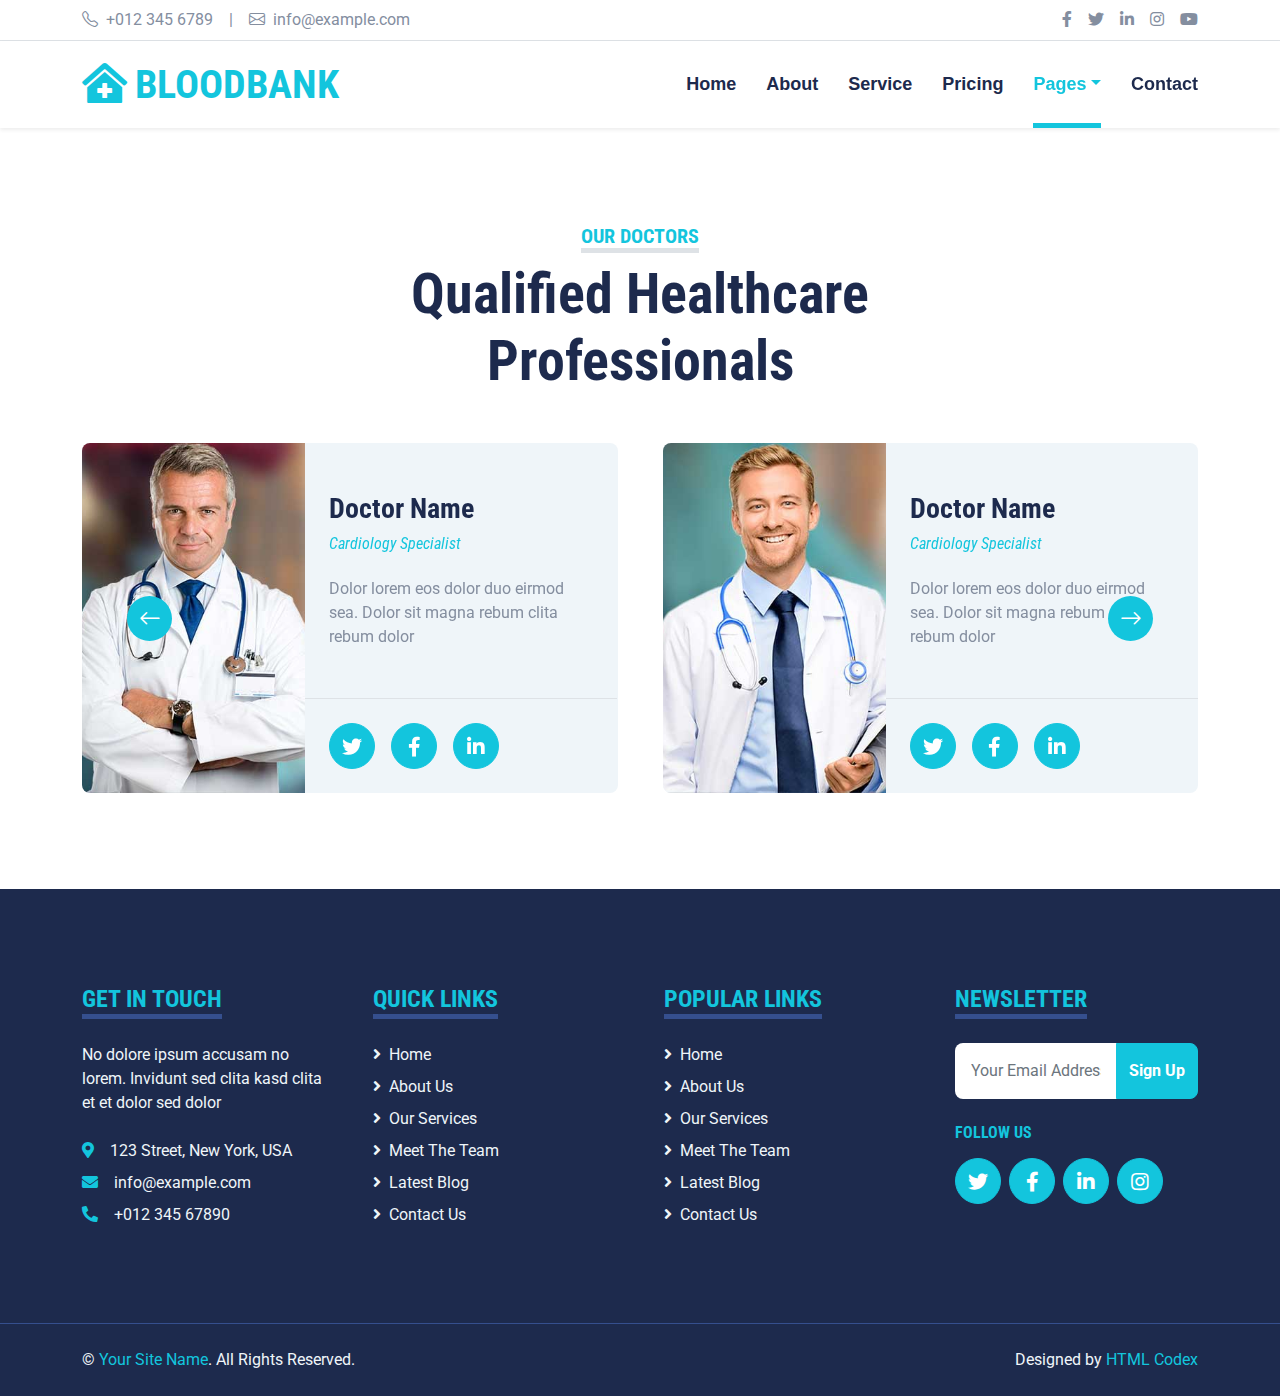
<file: team.html>
<!DOCTYPE html>
<html lang="en">

<head>
    <meta charset="utf-8">
    <title>bloodbank - Get the blood you need</title>
    <meta content="width=device-width, initial-scale=1.0" name="viewport">
    <meta content="Free HTML Templates" name="keywords">
    <meta content="Free HTML Templates" name="description">

    <!-- Favicon -->
    <link href="img/favicon.ico" rel="icon">

    <!-- Google Web Fonts -->
    <link rel="preconnect" href="https://fonts.gstatic.com">
    <link href="https://fonts.googleapis.com/css2?family=Roboto+Condensed:wght@400;700&family=Roboto:wght@400;700&display=swap" rel="stylesheet">  

    <!-- Icon Font Stylesheet -->
    <link href="https://cdnjs.cloudflare.com/ajax/libs/font-awesome/5.15.0/css/all.min.css" rel="stylesheet">
    <link href="https://cdn.jsdelivr.net/npm/bootstrap-icons@1.4.1/font/bootstrap-icons.css" rel="stylesheet">

    <!-- Libraries Stylesheet -->
    <link href="lib/owlcarousel/assets/owl.carousel.min.css" rel="stylesheet">
    <link href="lib/tempusdominus/css/tempusdominus-bootstrap-4.min.css" rel="stylesheet" />

    <!-- Customized Bootstrap Stylesheet -->
    <link href="css/bootstrap.min.css" rel="stylesheet">

    <!-- Template Stylesheet -->
    <link href="css/style.css" rel="stylesheet">
</head>

<body>
    <!-- Topbar Start -->
    <div class="container-fluid py-2 border-bottom d-none d-lg-block">
        <div class="container">
            <div class="row">
                <div class="col-md-6 text-center text-lg-start mb-2 mb-lg-0">
                    <div class="d-inline-flex align-items-center">
                        <a class="text-decoration-none text-body pe-3" href=""><i class="bi bi-telephone me-2"></i>+012 345 6789</a>
                        <span class="text-body">|</span>
                        <a class="text-decoration-none text-body px-3" href=""><i class="bi bi-envelope me-2"></i>info@example.com</a>
                    </div>
                </div>
                <div class="col-md-6 text-center text-lg-end">
                    <div class="d-inline-flex align-items-center">
                        <a class="text-body px-2" href="">
                            <i class="fab fa-facebook-f"></i>
                        </a>
                        <a class="text-body px-2" href="">
                            <i class="fab fa-twitter"></i>
                        </a>
                        <a class="text-body px-2" href="">
                            <i class="fab fa-linkedin-in"></i>
                        </a>
                        <a class="text-body px-2" href="">
                            <i class="fab fa-instagram"></i>
                        </a>
                        <a class="text-body ps-2" href="">
                            <i class="fab fa-youtube"></i>
                        </a>
                    </div>
                </div>
            </div>
        </div>
    </div>
    <!-- Topbar End -->


    <!-- Navbar Start -->
    <div class="container-fluid sticky-top bg-white shadow-sm mb-5">
        <div class="container">
            <nav class="navbar navbar-expand-lg bg-white navbar-light py-3 py-lg-0">
                <a href="index.html" class="navbar-brand">
                    <h1 class="m-0 text-uppercase text-primary"><i class="fa fa-clinic-medical me-2"></i>bloodbank</h1>
                </a>
                <button class="navbar-toggler" type="button" data-bs-toggle="collapse" data-bs-target="#navbarCollapse">
                    <span class="navbar-toggler-icon"></span>
                </button>
                <div class="collapse navbar-collapse" id="navbarCollapse">
                    <div class="navbar-nav ms-auto py-0">
                        <a href="index.html" class="nav-item nav-link">Home</a>
                        <a href="about.html" class="nav-item nav-link">About</a>
                        <a href="service.html" class="nav-item nav-link">Service</a>
                        <a href="price.html" class="nav-item nav-link">Pricing</a>
                        <div class="nav-item dropdown">
                            <a href="#" class="nav-link dropdown-toggle active" data-bs-toggle="dropdown">Pages</a>
                            <div class="dropdown-menu m-0">
                                <a href="blog.html" class="dropdown-item">Blog Grid</a>
                                <a href="detail.html" class="dropdown-item">Blog Detail</a>
                                <a href="team.html" class="dropdown-item active">The Team</a>
                                <a href="testimonial.html" class="dropdown-item">Testimonial</a>
                                <a href="appointment.html" class="dropdown-item">Appointment</a>
                                <a href="search.html" class="dropdown-item">Search</a>
                            </div>
                        </div>
                        <a href="contact.html" class="nav-item nav-link">Contact</a>
                    </div>
                </div>
            </nav>
        </div>
    </div>
    <!-- Navbar End -->


    <!-- Team Start -->
    <div class="container-fluid py-5">
        <div class="container">
            <div class="text-center mx-auto mb-5" style="max-width: 500px;">
                <h5 class="d-inline-block text-primary text-uppercase border-bottom border-5">Our Doctors</h5>
                <h1 class="display-4">Qualified Healthcare Professionals</h1>
            </div>
            <div class="owl-carousel team-carousel position-relative">
                <div class="team-item">
                    <div class="row g-0 bg-light rounded overflow-hidden">
                        <div class="col-12 col-sm-5 h-100">
                            <img class="img-fluid h-100" src="img/team-1.jpg" style="object-fit: cover;">
                        </div>
                        <div class="col-12 col-sm-7 h-100 d-flex flex-column">
                            <div class="mt-auto p-4">
                                <h3>Doctor Name</h3>
                                <h6 class="fw-normal fst-italic text-primary mb-4">Cardiology Specialist</h6>
                                <p class="m-0">Dolor lorem eos dolor duo eirmod sea. Dolor sit magna rebum clita rebum dolor</p>
                            </div>
                            <div class="d-flex mt-auto border-top p-4">
                                <a class="btn btn-lg btn-primary btn-lg-square rounded-circle me-3" href="#"><i class="fab fa-twitter"></i></a>
                                <a class="btn btn-lg btn-primary btn-lg-square rounded-circle me-3" href="#"><i class="fab fa-facebook-f"></i></a>
                                <a class="btn btn-lg btn-primary btn-lg-square rounded-circle" href="#"><i class="fab fa-linkedin-in"></i></a>
                            </div>
                        </div>
                    </div>
                </div>
                <div class="team-item">
                    <div class="row g-0 bg-light rounded overflow-hidden">
                        <div class="col-12 col-sm-5 h-100">
                            <img class="img-fluid h-100" src="img/team-2.jpg" style="object-fit: cover;">
                        </div>
                        <div class="col-12 col-sm-7 h-100 d-flex flex-column">
                            <div class="mt-auto p-4">
                                <h3>Doctor Name</h3>
                                <h6 class="fw-normal fst-italic text-primary mb-4">Cardiology Specialist</h6>
                                <p class="m-0">Dolor lorem eos dolor duo eirmod sea. Dolor sit magna rebum clita rebum dolor</p>
                            </div>
                            <div class="d-flex mt-auto border-top p-4">
                                <a class="btn btn-lg btn-primary btn-lg-square rounded-circle me-3" href="#"><i class="fab fa-twitter"></i></a>
                                <a class="btn btn-lg btn-primary btn-lg-square rounded-circle me-3" href="#"><i class="fab fa-facebook-f"></i></a>
                                <a class="btn btn-lg btn-primary btn-lg-square rounded-circle" href="#"><i class="fab fa-linkedin-in"></i></a>
                            </div>
                        </div>
                    </div>
                </div>
                <div class="team-item">
                    <div class="row g-0 bg-light rounded overflow-hidden">
                        <div class="col-12 col-sm-5 h-100">
                            <img class="img-fluid h-100" src="img/team-3.jpg" style="object-fit: cover;">
                        </div>
                        <div class="col-12 col-sm-7 h-100 d-flex flex-column">
                            <div class="mt-auto p-4">
                                <h3>Doctor Name</h3>
                                <h6 class="fw-normal fst-italic text-primary mb-4">Cardiology Specialist</h6>
                                <p class="m-0">Dolor lorem eos dolor duo eirmod sea. Dolor sit magna rebum clita rebum dolor</p>
                            </div>
                            <div class="d-flex mt-auto border-top p-4">
                                <a class="btn btn-lg btn-primary btn-lg-square rounded-circle me-3" href="#"><i class="fab fa-twitter"></i></a>
                                <a class="btn btn-lg btn-primary btn-lg-square rounded-circle me-3" href="#"><i class="fab fa-facebook-f"></i></a>
                                <a class="btn btn-lg btn-primary btn-lg-square rounded-circle" href="#"><i class="fab fa-linkedin-in"></i></a>
                            </div>
                        </div>
                    </div>
                </div>
            </div>
        </div>
    </div>
    <!-- Team End -->


    <!-- Footer Start -->
    <div class="container-fluid bg-dark text-light mt-5 py-5">
        <div class="container py-5">
            <div class="row g-5">
                <div class="col-lg-3 col-md-6">
                    <h4 class="d-inline-block text-primary text-uppercase border-bottom border-5 border-secondary mb-4">Get In Touch</h4>
                    <p class="mb-4">No dolore ipsum accusam no lorem. Invidunt sed clita kasd clita et et dolor sed dolor</p>
                    <p class="mb-2"><i class="fa fa-map-marker-alt text-primary me-3"></i>123 Street, New York, USA</p>
                    <p class="mb-2"><i class="fa fa-envelope text-primary me-3"></i>info@example.com</p>
                    <p class="mb-0"><i class="fa fa-phone-alt text-primary me-3"></i>+012 345 67890</p>
                </div>
                <div class="col-lg-3 col-md-6">
                    <h4 class="d-inline-block text-primary text-uppercase border-bottom border-5 border-secondary mb-4">Quick Links</h4>
                    <div class="d-flex flex-column justify-content-start">
                        <a class="text-light mb-2" href="#"><i class="fa fa-angle-right me-2"></i>Home</a>
                        <a class="text-light mb-2" href="#"><i class="fa fa-angle-right me-2"></i>About Us</a>
                        <a class="text-light mb-2" href="#"><i class="fa fa-angle-right me-2"></i>Our Services</a>
                        <a class="text-light mb-2" href="#"><i class="fa fa-angle-right me-2"></i>Meet The Team</a>
                        <a class="text-light mb-2" href="#"><i class="fa fa-angle-right me-2"></i>Latest Blog</a>
                        <a class="text-light" href="#"><i class="fa fa-angle-right me-2"></i>Contact Us</a>
                    </div>
                </div>
                <div class="col-lg-3 col-md-6">
                    <h4 class="d-inline-block text-primary text-uppercase border-bottom border-5 border-secondary mb-4">Popular Links</h4>
                    <div class="d-flex flex-column justify-content-start">
                        <a class="text-light mb-2" href="#"><i class="fa fa-angle-right me-2"></i>Home</a>
                        <a class="text-light mb-2" href="#"><i class="fa fa-angle-right me-2"></i>About Us</a>
                        <a class="text-light mb-2" href="#"><i class="fa fa-angle-right me-2"></i>Our Services</a>
                        <a class="text-light mb-2" href="#"><i class="fa fa-angle-right me-2"></i>Meet The Team</a>
                        <a class="text-light mb-2" href="#"><i class="fa fa-angle-right me-2"></i>Latest Blog</a>
                        <a class="text-light" href="#"><i class="fa fa-angle-right me-2"></i>Contact Us</a>
                    </div>
                </div>
                <div class="col-lg-3 col-md-6">
                    <h4 class="d-inline-block text-primary text-uppercase border-bottom border-5 border-secondary mb-4">Newsletter</h4>
                    <form action="">
                        <div class="input-group">
                            <input type="text" class="form-control p-3 border-0" placeholder="Your Email Address">
                            <button class="btn btn-primary">Sign Up</button>
                        </div>
                    </form>
                    <h6 class="text-primary text-uppercase mt-4 mb-3">Follow Us</h6>
                    <div class="d-flex">
                        <a class="btn btn-lg btn-primary btn-lg-square rounded-circle me-2" href="#"><i class="fab fa-twitter"></i></a>
                        <a class="btn btn-lg btn-primary btn-lg-square rounded-circle me-2" href="#"><i class="fab fa-facebook-f"></i></a>
                        <a class="btn btn-lg btn-primary btn-lg-square rounded-circle me-2" href="#"><i class="fab fa-linkedin-in"></i></a>
                        <a class="btn btn-lg btn-primary btn-lg-square rounded-circle" href="#"><i class="fab fa-instagram"></i></a>
                    </div>
                </div>
            </div>
        </div>
    </div>
    <div class="container-fluid bg-dark text-light border-top border-secondary py-4">
        <div class="container">
            <div class="row g-5">
                <div class="col-md-6 text-center text-md-start">
                    <p class="mb-md-0">&copy; <a class="text-primary" href="#">Your Site Name</a>. All Rights Reserved.</p>
                </div>
                <div class="col-md-6 text-center text-md-end">
                    <p class="mb-0">Designed by <a class="text-primary" href="https://htmlcodex.com">HTML Codex</a></p>
                </div>
            </div>
        </div>
    </div>
    <!-- Footer End -->


    <!-- Back to Top -->
    <a href="#" class="btn btn-lg btn-primary btn-lg-square back-to-top"><i class="bi bi-arrow-up"></i></a>


    <!-- JavaScript Libraries -->
    <script src="https://code.jquery.com/jquery-3.4.1.min.js"></script>
    <script src="https://cdn.jsdelivr.net/npm/bootstrap@5.0.0/dist/js/bootstrap.bundle.min.js"></script>
    <script src="lib/easing/easing.min.js"></script>
    <script src="lib/waypoints/waypoints.min.js"></script>
    <script src="lib/owlcarousel/owl.carousel.min.js"></script>
    <script src="lib/tempusdominus/js/moment.min.js"></script>
    <script src="lib/tempusdominus/js/moment-timezone.min.js"></script>
    <script src="lib/tempusdominus/js/tempusdominus-bootstrap-4.min.js"></script>

    <!-- Template Javascript -->
    <script src="js/main.js"></script>
</body>

</html>
</file>
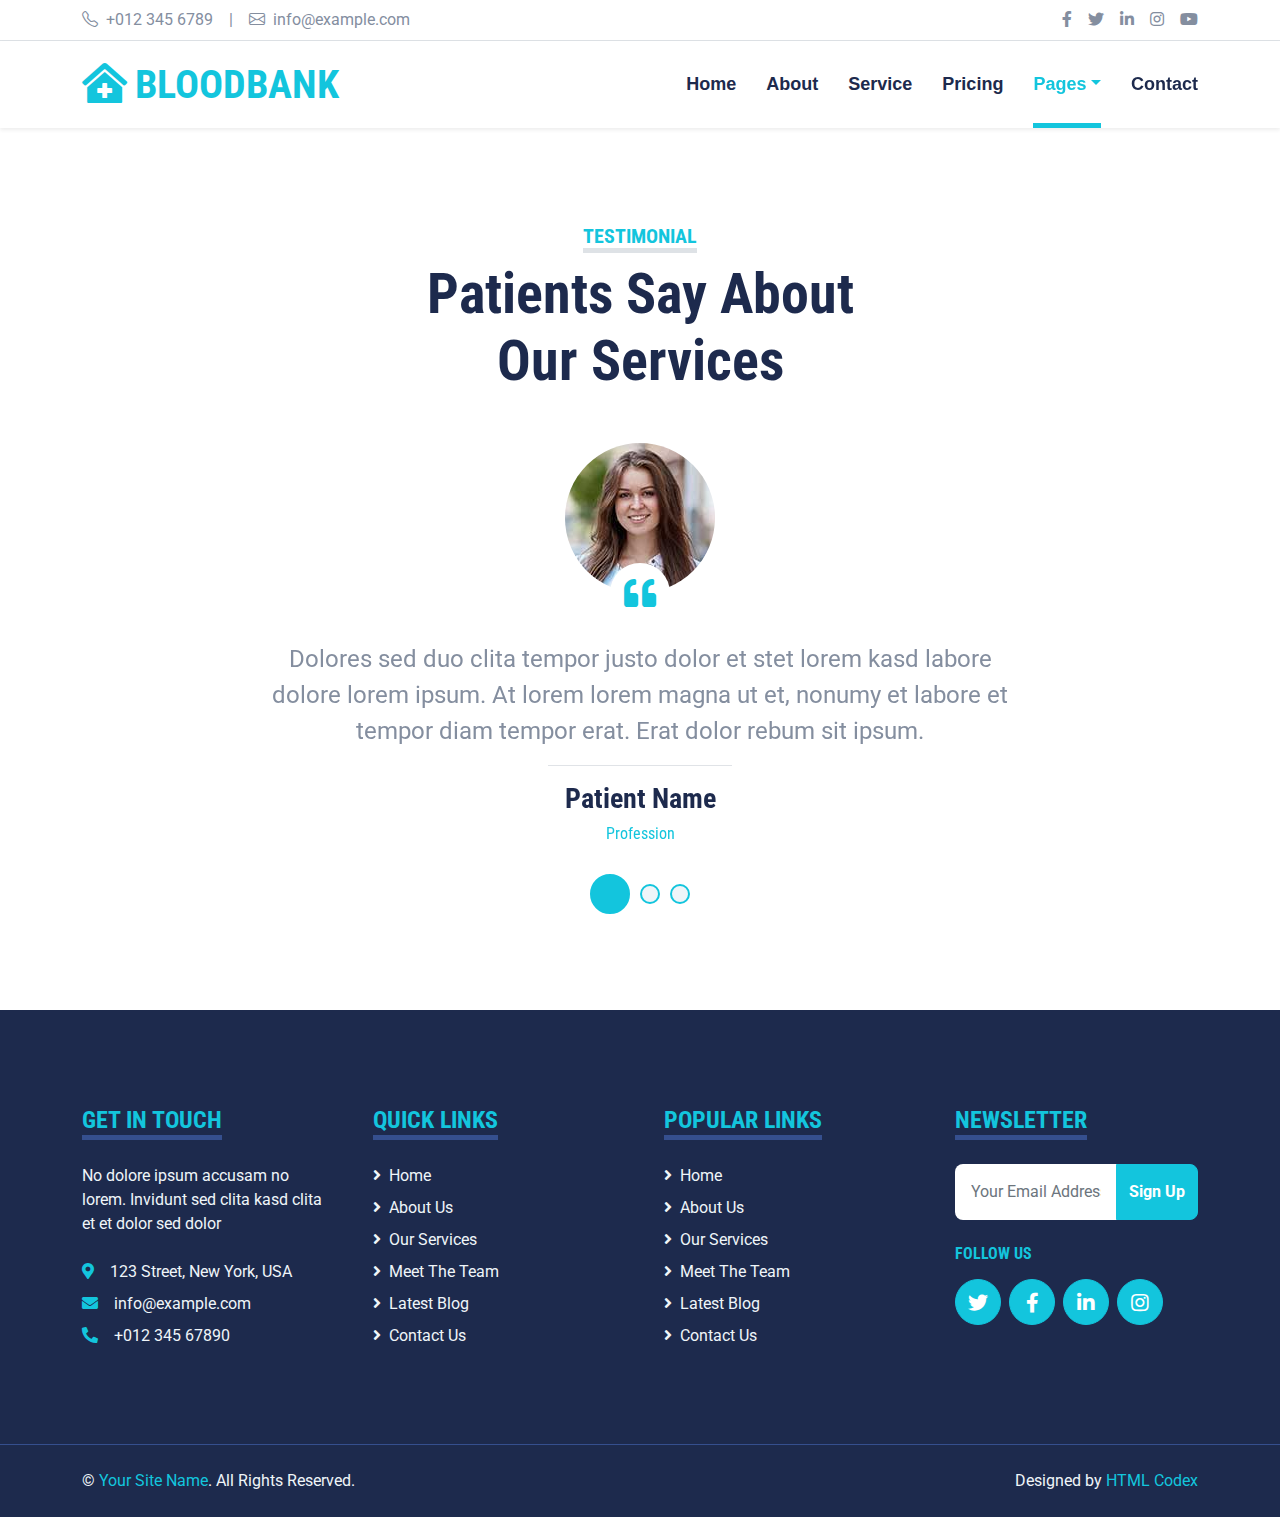
<file: testimonial.html>
<!DOCTYPE html>
<html lang="en">

<head>
    <meta charset="utf-8">
    <title>bloodbank - Get the blood you need</title>
    <meta content="width=device-width, initial-scale=1.0" name="viewport">
    <meta content="Free HTML Templates" name="keywords">
    <meta content="Free HTML Templates" name="description">

    <!-- Favicon -->
    <link href="img/favicon.ico" rel="icon">

    <!-- Google Web Fonts -->
    <link rel="preconnect" href="https://fonts.gstatic.com">
    <link href="https://fonts.googleapis.com/css2?family=Roboto+Condensed:wght@400;700&family=Roboto:wght@400;700&display=swap" rel="stylesheet">  

    <!-- Icon Font Stylesheet -->
    <link href="https://cdnjs.cloudflare.com/ajax/libs/font-awesome/5.15.0/css/all.min.css" rel="stylesheet">
    <link href="https://cdn.jsdelivr.net/npm/bootstrap-icons@1.4.1/font/bootstrap-icons.css" rel="stylesheet">

    <!-- Libraries Stylesheet -->
    <link href="lib/owlcarousel/assets/owl.carousel.min.css" rel="stylesheet">
    <link href="lib/tempusdominus/css/tempusdominus-bootstrap-4.min.css" rel="stylesheet" />

    <!-- Customized Bootstrap Stylesheet -->
    <link href="css/bootstrap.min.css" rel="stylesheet">

    <!-- Template Stylesheet -->
    <link href="css/style.css" rel="stylesheet">
</head>

<body>
    <!-- Topbar Start -->
    <div class="container-fluid py-2 border-bottom d-none d-lg-block">
        <div class="container">
            <div class="row">
                <div class="col-md-6 text-center text-lg-start mb-2 mb-lg-0">
                    <div class="d-inline-flex align-items-center">
                        <a class="text-decoration-none text-body pe-3" href=""><i class="bi bi-telephone me-2"></i>+012 345 6789</a>
                        <span class="text-body">|</span>
                        <a class="text-decoration-none text-body px-3" href=""><i class="bi bi-envelope me-2"></i>info@example.com</a>
                    </div>
                </div>
                <div class="col-md-6 text-center text-lg-end">
                    <div class="d-inline-flex align-items-center">
                        <a class="text-body px-2" href="">
                            <i class="fab fa-facebook-f"></i>
                        </a>
                        <a class="text-body px-2" href="">
                            <i class="fab fa-twitter"></i>
                        </a>
                        <a class="text-body px-2" href="">
                            <i class="fab fa-linkedin-in"></i>
                        </a>
                        <a class="text-body px-2" href="">
                            <i class="fab fa-instagram"></i>
                        </a>
                        <a class="text-body ps-2" href="">
                            <i class="fab fa-youtube"></i>
                        </a>
                    </div>
                </div>
            </div>
        </div>
    </div>
    <!-- Topbar End -->


    <!-- Navbar Start -->
    <div class="container-fluid sticky-top bg-white shadow-sm mb-5">
        <div class="container">
            <nav class="navbar navbar-expand-lg bg-white navbar-light py-3 py-lg-0">
                <a href="index.html" class="navbar-brand">
                    <h1 class="m-0 text-uppercase text-primary"><i class="fa fa-clinic-medical me-2"></i>bloodbank</h1>
                </a>
                <button class="navbar-toggler" type="button" data-bs-toggle="collapse" data-bs-target="#navbarCollapse">
                    <span class="navbar-toggler-icon"></span>
                </button>
                <div class="collapse navbar-collapse" id="navbarCollapse">
                    <div class="navbar-nav ms-auto py-0">
                        <a href="index.html" class="nav-item nav-link">Home</a>
                        <a href="about.html" class="nav-item nav-link">About</a>
                        <a href="service.html" class="nav-item nav-link">Service</a>
                        <a href="price.html" class="nav-item nav-link">Pricing</a>
                        <div class="nav-item dropdown">
                            <a href="#" class="nav-link dropdown-toggle active" data-bs-toggle="dropdown">Pages</a>
                            <div class="dropdown-menu m-0">
                                <a href="blog.html" class="dropdown-item">Blog Grid</a>
                                <a href="detail.html" class="dropdown-item">Blog Detail</a>
                                <a href="team.html" class="dropdown-item">The Team</a>
                                <a href="testimonial.html" class="dropdown-item active">Testimonial</a>
                                <a href="appointment.html" class="dropdown-item">Appointment</a>
                                <a href="search.html" class="dropdown-item">Search</a>
                            </div>
                        </div>
                        <a href="contact.html" class="nav-item nav-link">Contact</a>
                    </div>
                </div>
            </nav>
        </div>
    </div>
    <!-- Navbar End -->


    <!-- Testimonial Start -->
    <div class="container-fluid py-5">
        <div class="container">
            <div class="text-center mx-auto mb-5" style="max-width: 500px;">
                <h5 class="d-inline-block text-primary text-uppercase border-bottom border-5">Testimonial</h5>
                <h1 class="display-4">Patients Say About Our Services</h1>
            </div>
            <div class="row justify-content-center">
                <div class="col-lg-8">
                    <div class="owl-carousel testimonial-carousel">
                        <div class="testimonial-item text-center">
                            <div class="position-relative mb-5">
                                <img class="img-fluid rounded-circle mx-auto" src="img/testimonial-1.jpg" alt="">
                                <div class="position-absolute top-100 start-50 translate-middle d-flex align-items-center justify-content-center bg-white rounded-circle" style="width: 60px; height: 60px;">
                                    <i class="fa fa-quote-left fa-2x text-primary"></i>
                                </div>
                            </div>
                            <p class="fs-4 fw-normal">Dolores sed duo clita tempor justo dolor et stet lorem kasd labore dolore lorem ipsum. At lorem lorem magna ut et, nonumy et labore et tempor diam tempor erat. Erat dolor rebum sit ipsum.</p>
                            <hr class="w-25 mx-auto">
                            <h3>Patient Name</h3>
                            <h6 class="fw-normal text-primary mb-3">Profession</h6>
                        </div>
                        <div class="testimonial-item text-center">
                            <div class="position-relative mb-5">
                                <img class="img-fluid rounded-circle mx-auto" src="img/testimonial-2.jpg" alt="">
                                <div class="position-absolute top-100 start-50 translate-middle d-flex align-items-center justify-content-center bg-white rounded-circle" style="width: 60px; height: 60px;">
                                    <i class="fa fa-quote-left fa-2x text-primary"></i>
                                </div>
                            </div>
                            <p class="fs-4 fw-normal">Dolores sed duo clita tempor justo dolor et stet lorem kasd labore dolore lorem ipsum. At lorem lorem magna ut et, nonumy et labore et tempor diam tempor erat. Erat dolor rebum sit ipsum.</p>
                            <hr class="w-25 mx-auto">
                            <h3>Patient Name</h3>
                            <h6 class="fw-normal text-primary mb-3">Profession</h6>
                        </div>
                        <div class="testimonial-item text-center">
                            <div class="position-relative mb-5">
                                <img class="img-fluid rounded-circle mx-auto" src="img/testimonial-3.jpg" alt="">
                                <div class="position-absolute top-100 start-50 translate-middle d-flex align-items-center justify-content-center bg-white rounded-circle" style="width: 60px; height: 60px;">
                                    <i class="fa fa-quote-left fa-2x text-primary"></i>
                                </div>
                            </div>
                            <p class="fs-4 fw-normal">Dolores sed duo clita tempor justo dolor et stet lorem kasd labore dolore lorem ipsum. At lorem lorem magna ut et, nonumy et labore et tempor diam tempor erat. Erat dolor rebum sit ipsum.</p>
                            <hr class="w-25 mx-auto">
                            <h3>Patient Name</h3>
                            <h6 class="fw-normal text-primary mb-3">Profession</h6>
                        </div>
                    </div>
                </div>
            </div>
        </div>
    </div>
    <!-- Testimonial End -->


    <!-- Footer Start -->
    <div class="container-fluid bg-dark text-light mt-5 py-5">
        <div class="container py-5">
            <div class="row g-5">
                <div class="col-lg-3 col-md-6">
                    <h4 class="d-inline-block text-primary text-uppercase border-bottom border-5 border-secondary mb-4">Get In Touch</h4>
                    <p class="mb-4">No dolore ipsum accusam no lorem. Invidunt sed clita kasd clita et et dolor sed dolor</p>
                    <p class="mb-2"><i class="fa fa-map-marker-alt text-primary me-3"></i>123 Street, New York, USA</p>
                    <p class="mb-2"><i class="fa fa-envelope text-primary me-3"></i>info@example.com</p>
                    <p class="mb-0"><i class="fa fa-phone-alt text-primary me-3"></i>+012 345 67890</p>
                </div>
                <div class="col-lg-3 col-md-6">
                    <h4 class="d-inline-block text-primary text-uppercase border-bottom border-5 border-secondary mb-4">Quick Links</h4>
                    <div class="d-flex flex-column justify-content-start">
                        <a class="text-light mb-2" href="#"><i class="fa fa-angle-right me-2"></i>Home</a>
                        <a class="text-light mb-2" href="#"><i class="fa fa-angle-right me-2"></i>About Us</a>
                        <a class="text-light mb-2" href="#"><i class="fa fa-angle-right me-2"></i>Our Services</a>
                        <a class="text-light mb-2" href="#"><i class="fa fa-angle-right me-2"></i>Meet The Team</a>
                        <a class="text-light mb-2" href="#"><i class="fa fa-angle-right me-2"></i>Latest Blog</a>
                        <a class="text-light" href="#"><i class="fa fa-angle-right me-2"></i>Contact Us</a>
                    </div>
                </div>
                <div class="col-lg-3 col-md-6">
                    <h4 class="d-inline-block text-primary text-uppercase border-bottom border-5 border-secondary mb-4">Popular Links</h4>
                    <div class="d-flex flex-column justify-content-start">
                        <a class="text-light mb-2" href="#"><i class="fa fa-angle-right me-2"></i>Home</a>
                        <a class="text-light mb-2" href="#"><i class="fa fa-angle-right me-2"></i>About Us</a>
                        <a class="text-light mb-2" href="#"><i class="fa fa-angle-right me-2"></i>Our Services</a>
                        <a class="text-light mb-2" href="#"><i class="fa fa-angle-right me-2"></i>Meet The Team</a>
                        <a class="text-light mb-2" href="#"><i class="fa fa-angle-right me-2"></i>Latest Blog</a>
                        <a class="text-light" href="#"><i class="fa fa-angle-right me-2"></i>Contact Us</a>
                    </div>
                </div>
                <div class="col-lg-3 col-md-6">
                    <h4 class="d-inline-block text-primary text-uppercase border-bottom border-5 border-secondary mb-4">Newsletter</h4>
                    <form action="">
                        <div class="input-group">
                            <input type="text" class="form-control p-3 border-0" placeholder="Your Email Address">
                            <button class="btn btn-primary">Sign Up</button>
                        </div>
                    </form>
                    <h6 class="text-primary text-uppercase mt-4 mb-3">Follow Us</h6>
                    <div class="d-flex">
                        <a class="btn btn-lg btn-primary btn-lg-square rounded-circle me-2" href="#"><i class="fab fa-twitter"></i></a>
                        <a class="btn btn-lg btn-primary btn-lg-square rounded-circle me-2" href="#"><i class="fab fa-facebook-f"></i></a>
                        <a class="btn btn-lg btn-primary btn-lg-square rounded-circle me-2" href="#"><i class="fab fa-linkedin-in"></i></a>
                        <a class="btn btn-lg btn-primary btn-lg-square rounded-circle" href="#"><i class="fab fa-instagram"></i></a>
                    </div>
                </div>
            </div>
        </div>
    </div>
    <div class="container-fluid bg-dark text-light border-top border-secondary py-4">
        <div class="container">
            <div class="row g-5">
                <div class="col-md-6 text-center text-md-start">
                    <p class="mb-md-0">&copy; <a class="text-primary" href="#">Your Site Name</a>. All Rights Reserved.</p>
                </div>
                <div class="col-md-6 text-center text-md-end">
                    <p class="mb-0">Designed by <a class="text-primary" href="https://htmlcodex.com">HTML Codex</a></p>
                </div>
            </div>
        </div>
    </div>
    <!-- Footer End -->


    <!-- Back to Top -->
    <a href="#" class="btn btn-lg btn-primary btn-lg-square back-to-top"><i class="bi bi-arrow-up"></i></a>


    <!-- JavaScript Libraries -->
    <script src="https://code.jquery.com/jquery-3.4.1.min.js"></script>
    <script src="https://cdn.jsdelivr.net/npm/bootstrap@5.0.0/dist/js/bootstrap.bundle.min.js"></script>
    <script src="lib/easing/easing.min.js"></script>
    <script src="lib/waypoints/waypoints.min.js"></script>
    <script src="lib/owlcarousel/owl.carousel.min.js"></script>
    <script src="lib/tempusdominus/js/moment.min.js"></script>
    <script src="lib/tempusdominus/js/moment-timezone.min.js"></script>
    <script src="lib/tempusdominus/js/tempusdominus-bootstrap-4.min.js"></script>

    <!-- Template Javascript -->
    <script src="js/main.js"></script>
</body>

</html>
</file>
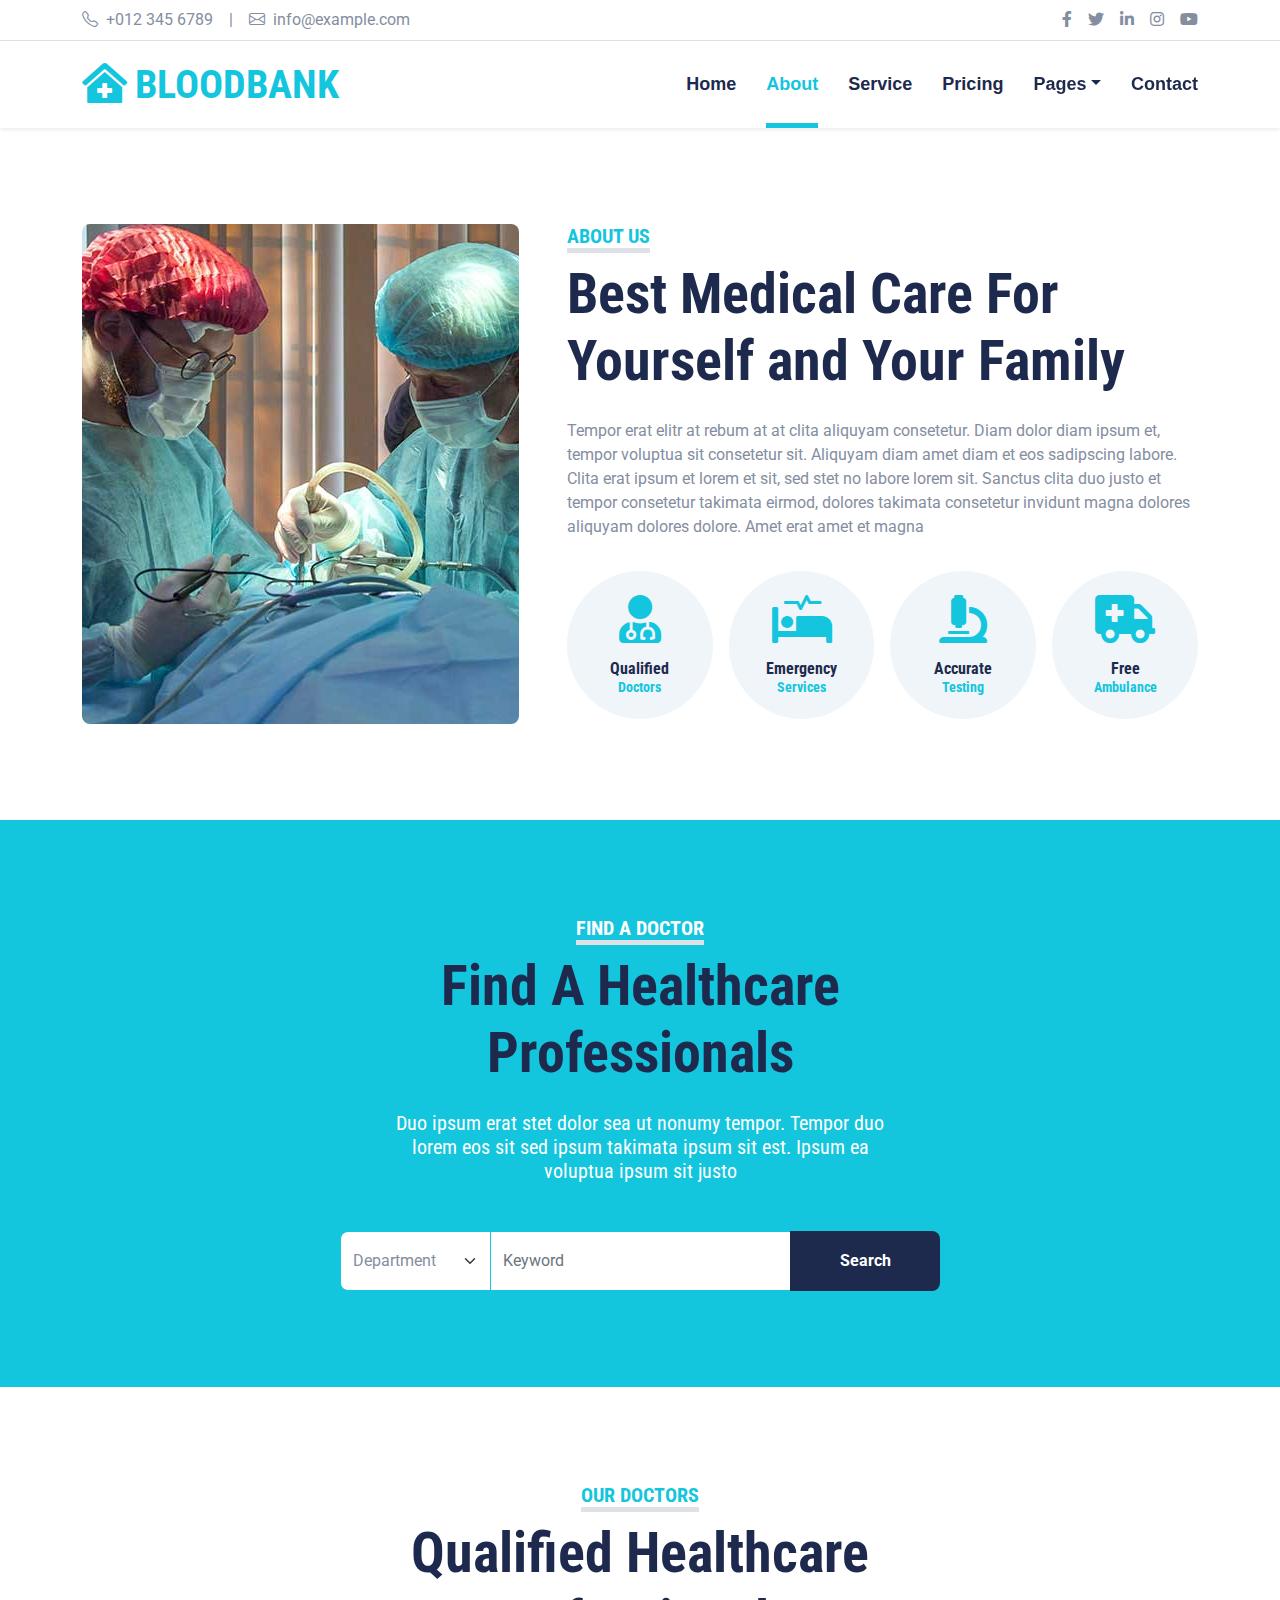
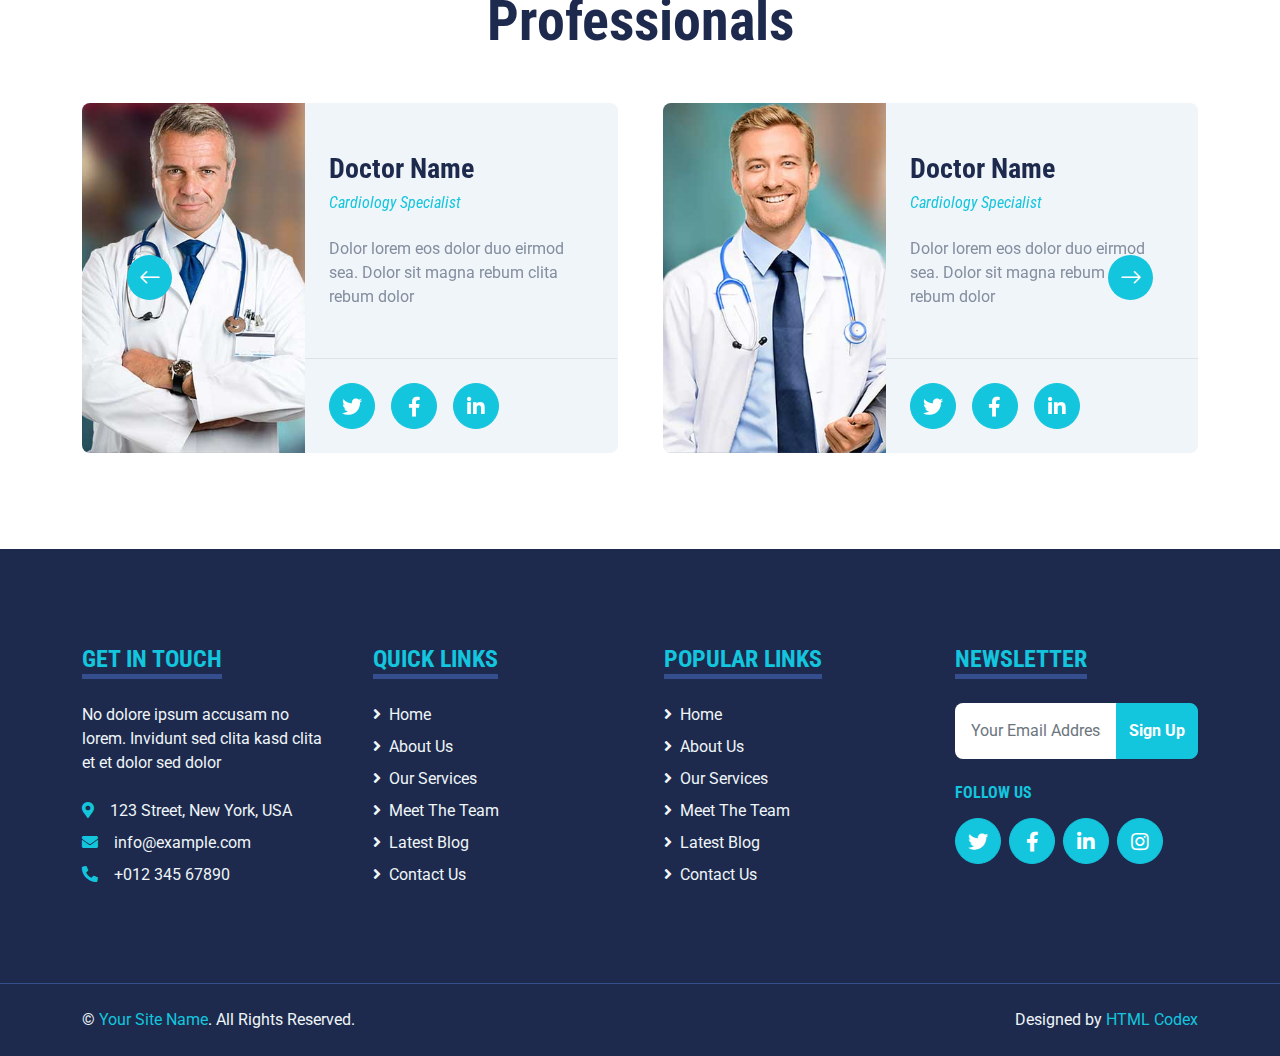
<file: frontend/about.html>
<!DOCTYPE html>
<html lang="en">

<head>
    <meta charset="utf-8">
    <title>bloodbank - Get the blood you need</title>
    <meta content="width=device-width, initial-scale=1.0" name="viewport">
    <meta content="Free HTML Templates" name="keywords">
    <meta content="Free HTML Templates" name="description">

    <!-- Favicon -->
    <link href="img/favicon.ico" rel="icon">

    <!-- Google Web Fonts -->
    <link rel="preconnect" href="https://fonts.gstatic.com">
    <link href="https://fonts.googleapis.com/css2?family=Roboto+Condensed:wght@400;700&family=Roboto:wght@400;700&display=swap" rel="stylesheet">  

    <!-- Icon Font Stylesheet -->
    <link href="https://cdnjs.cloudflare.com/ajax/libs/font-awesome/5.15.0/css/all.min.css" rel="stylesheet">
    <link href="https://cdn.jsdelivr.net/npm/bootstrap-icons@1.4.1/font/bootstrap-icons.css" rel="stylesheet">

    <!-- Libraries Stylesheet -->
    <link href="lib/owlcarousel/assets/owl.carousel.min.css" rel="stylesheet">
    <link href="lib/tempusdominus/css/tempusdominus-bootstrap-4.min.css" rel="stylesheet" />

    <!-- Customized Bootstrap Stylesheet -->
    <link href="css/bootstrap.min.css" rel="stylesheet">

    <!-- Template Stylesheet -->
    <link href="css/style.css" rel="stylesheet">
</head>

<body>
    <!-- Topbar Start -->
    <div class="container-fluid py-2 border-bottom d-none d-lg-block">
        <div class="container">
            <div class="row">
                <div class="col-md-6 text-center text-lg-start mb-2 mb-lg-0">
                    <div class="d-inline-flex align-items-center">
                        <a class="text-decoration-none text-body pe-3" href=""><i class="bi bi-telephone me-2"></i>+012 345 6789</a>
                        <span class="text-body">|</span>
                        <a class="text-decoration-none text-body px-3" href=""><i class="bi bi-envelope me-2"></i>info@example.com</a>
                    </div>
                </div>
                <div class="col-md-6 text-center text-lg-end">
                    <div class="d-inline-flex align-items-center">
                        <a class="text-body px-2" href="">
                            <i class="fab fa-facebook-f"></i>
                        </a>
                        <a class="text-body px-2" href="">
                            <i class="fab fa-twitter"></i>
                        </a>
                        <a class="text-body px-2" href="">
                            <i class="fab fa-linkedin-in"></i>
                        </a>
                        <a class="text-body px-2" href="">
                            <i class="fab fa-instagram"></i>
                        </a>
                        <a class="text-body ps-2" href="">
                            <i class="fab fa-youtube"></i>
                        </a>
                    </div>
                </div>
            </div>
        </div>
    </div>
    <!-- Topbar End -->


    <!-- Navbar Start -->
    <div class="container-fluid sticky-top bg-white shadow-sm mb-5">
        <div class="container">
            <nav class="navbar navbar-expand-lg bg-white navbar-light py-3 py-lg-0">
                <a href="index.html" class="navbar-brand">
                    <h1 class="m-0 text-uppercase text-primary"><i class="fa fa-clinic-medical me-2"></i>bloodbank</h1>
                </a>
                <button class="navbar-toggler" type="button" data-bs-toggle="collapse" data-bs-target="#navbarCollapse">
                    <span class="navbar-toggler-icon"></span>
                </button>
                <div class="collapse navbar-collapse" id="navbarCollapse">
                    <div class="navbar-nav ms-auto py-0">
                        <a href="index.html" class="nav-item nav-link">Home</a>
                        <a href="about.html" class="nav-item nav-link active">About</a>
                        <a href="service.html" class="nav-item nav-link">Service</a>
                        <a href="price.html" class="nav-item nav-link">Pricing</a>
                        <div class="nav-item dropdown">
                            <a href="#" class="nav-link dropdown-toggle" data-bs-toggle="dropdown">Pages</a>
                            <div class="dropdown-menu m-0">
                                <a href="blog.html" class="dropdown-item">Blog Grid</a>
                                <a href="detail.html" class="dropdown-item">Blog Detail</a>
                                <a href="team.html" class="dropdown-item">The Team</a>
                                <a href="testimonial.html" class="dropdown-item">Testimonial</a>
                                <a href="appointment.html" class="dropdown-item">Appointment</a>
                                <a href="search.html" class="dropdown-item">Search</a>
                            </div>
                        </div>
                        <a href="contact.html" class="nav-item nav-link">Contact</a>
                    </div>
                </div>
            </nav>
        </div>
    </div>
    <!-- Navbar End -->


    <!-- About Start -->
    <div class="container-fluid py-5">
        <div class="container">
            <div class="row gx-5">
                <div class="col-lg-5 mb-5 mb-lg-0" style="min-height: 500px;">
                    <div class="position-relative h-100">
                        <img class="position-absolute w-100 h-100 rounded" src="img/about.jpg" style="object-fit: cover;">
                    </div>
                </div>
                <div class="col-lg-7">
                    <div class="mb-4">
                        <h5 class="d-inline-block text-primary text-uppercase border-bottom border-5">About Us</h5>
                        <h1 class="display-4">Best Medical Care For Yourself and Your Family</h1>
                    </div>
                    <p>Tempor erat elitr at rebum at at clita aliquyam consetetur. Diam dolor diam ipsum et, tempor voluptua sit consetetur sit. Aliquyam diam amet diam et eos sadipscing labore. Clita erat ipsum et lorem et sit, sed stet no labore lorem sit. Sanctus clita duo justo et tempor consetetur takimata eirmod, dolores takimata consetetur invidunt magna dolores aliquyam dolores dolore. Amet erat amet et magna</p>
                    <div class="row g-3 pt-3">
                        <div class="col-sm-3 col-6">
                            <div class="bg-light text-center rounded-circle py-4">
                                <i class="fa fa-3x fa-user-md text-primary mb-3"></i>
                                <h6 class="mb-0">Qualified<small class="d-block text-primary">Doctors</small></h6>
                            </div>
                        </div>
                        <div class="col-sm-3 col-6">
                            <div class="bg-light text-center rounded-circle py-4">
                                <i class="fa fa-3x fa-procedures text-primary mb-3"></i>
                                <h6 class="mb-0">Emergency<small class="d-block text-primary">Services</small></h6>
                            </div>
                        </div>
                        <div class="col-sm-3 col-6">
                            <div class="bg-light text-center rounded-circle py-4">
                                <i class="fa fa-3x fa-microscope text-primary mb-3"></i>
                                <h6 class="mb-0">Accurate<small class="d-block text-primary">Testing</small></h6>
                            </div>
                        </div>
                        <div class="col-sm-3 col-6">
                            <div class="bg-light text-center rounded-circle py-4">
                                <i class="fa fa-3x fa-ambulance text-primary mb-3"></i>
                                <h6 class="mb-0">Free<small class="d-block text-primary">Ambulance</small></h6>
                            </div>
                        </div>
                    </div>
                </div>
            </div>
        </div>
    </div>
    <!-- About End -->


    <!-- Search Start -->
    <div class="container-fluid bg-primary my-5 py-5">
        <div class="container py-5">
            <div class="text-center mx-auto mb-5" style="max-width: 500px;">
                <h5 class="d-inline-block text-white text-uppercase border-bottom border-5">Find A Doctor</h5>
                <h1 class="display-4 mb-4">Find A Healthcare Professionals</h1>
                <h5 class="text-white fw-normal">Duo ipsum erat stet dolor sea ut nonumy tempor. Tempor duo lorem eos sit sed ipsum takimata ipsum sit est. Ipsum ea voluptua ipsum sit justo</h5>
            </div>
            <div class="mx-auto" style="width: 100%; max-width: 600px;">
                <div class="input-group">
                    <select class="form-select border-primary w-25" style="height: 60px;">
                        <option selected>Department</option>
                        <option value="1">Department 1</option>
                        <option value="2">Department 2</option>
                        <option value="3">Department 3</option>
                    </select>
                    <input type="text" class="form-control border-primary w-50" placeholder="Keyword">
                    <button class="btn btn-dark border-0 w-25">Search</button>
                </div>
            </div>
        </div>
    </div>
    <!-- Search End -->


    <!-- Team Start -->
    <div class="container-fluid py-5">
        <div class="container">
            <div class="text-center mx-auto mb-5" style="max-width: 500px;">
                <h5 class="d-inline-block text-primary text-uppercase border-bottom border-5">Our Doctors</h5>
                <h1 class="display-4">Qualified Healthcare Professionals</h1>
            </div>
            <div class="owl-carousel team-carousel position-relative">
                <div class="team-item">
                    <div class="row g-0 bg-light rounded overflow-hidden">
                        <div class="col-12 col-sm-5 h-100">
                            <img class="img-fluid h-100" src="img/team-1.jpg" style="object-fit: cover;">
                        </div>
                        <div class="col-12 col-sm-7 h-100 d-flex flex-column">
                            <div class="mt-auto p-4">
                                <h3>Doctor Name</h3>
                                <h6 class="fw-normal fst-italic text-primary mb-4">Cardiology Specialist</h6>
                                <p class="m-0">Dolor lorem eos dolor duo eirmod sea. Dolor sit magna rebum clita rebum dolor</p>
                            </div>
                            <div class="d-flex mt-auto border-top p-4">
                                <a class="btn btn-lg btn-primary btn-lg-square rounded-circle me-3" href="#"><i class="fab fa-twitter"></i></a>
                                <a class="btn btn-lg btn-primary btn-lg-square rounded-circle me-3" href="#"><i class="fab fa-facebook-f"></i></a>
                                <a class="btn btn-lg btn-primary btn-lg-square rounded-circle" href="#"><i class="fab fa-linkedin-in"></i></a>
                            </div>
                        </div>
                    </div>
                </div>
                <div class="team-item">
                    <div class="row g-0 bg-light rounded overflow-hidden">
                        <div class="col-12 col-sm-5 h-100">
                            <img class="img-fluid h-100" src="img/team-2.jpg" style="object-fit: cover;">
                        </div>
                        <div class="col-12 col-sm-7 h-100 d-flex flex-column">
                            <div class="mt-auto p-4">
                                <h3>Doctor Name</h3>
                                <h6 class="fw-normal fst-italic text-primary mb-4">Cardiology Specialist</h6>
                                <p class="m-0">Dolor lorem eos dolor duo eirmod sea. Dolor sit magna rebum clita rebum dolor</p>
                            </div>
                            <div class="d-flex mt-auto border-top p-4">
                                <a class="btn btn-lg btn-primary btn-lg-square rounded-circle me-3" href="#"><i class="fab fa-twitter"></i></a>
                                <a class="btn btn-lg btn-primary btn-lg-square rounded-circle me-3" href="#"><i class="fab fa-facebook-f"></i></a>
                                <a class="btn btn-lg btn-primary btn-lg-square rounded-circle" href="#"><i class="fab fa-linkedin-in"></i></a>
                            </div>
                        </div>
                    </div>
                </div>
                <div class="team-item">
                    <div class="row g-0 bg-light rounded overflow-hidden">
                        <div class="col-12 col-sm-5 h-100">
                            <img class="img-fluid h-100" src="img/team-3.jpg" style="object-fit: cover;">
                        </div>
                        <div class="col-12 col-sm-7 h-100 d-flex flex-column">
                            <div class="mt-auto p-4">
                                <h3>Doctor Name</h3>
                                <h6 class="fw-normal fst-italic text-primary mb-4">Cardiology Specialist</h6>
                                <p class="m-0">Dolor lorem eos dolor duo eirmod sea. Dolor sit magna rebum clita rebum dolor</p>
                            </div>
                            <div class="d-flex mt-auto border-top p-4">
                                <a class="btn btn-lg btn-primary btn-lg-square rounded-circle me-3" href="#"><i class="fab fa-twitter"></i></a>
                                <a class="btn btn-lg btn-primary btn-lg-square rounded-circle me-3" href="#"><i class="fab fa-facebook-f"></i></a>
                                <a class="btn btn-lg btn-primary btn-lg-square rounded-circle" href="#"><i class="fab fa-linkedin-in"></i></a>
                            </div>
                        </div>
                    </div>
                </div>
            </div>
        </div>
    </div>
    <!-- Team End -->


    <!-- Footer Start -->
    <div class="container-fluid bg-dark text-light mt-5 py-5">
        <div class="container py-5">
            <div class="row g-5">
                <div class="col-lg-3 col-md-6">
                    <h4 class="d-inline-block text-primary text-uppercase border-bottom border-5 border-secondary mb-4">Get In Touch</h4>
                    <p class="mb-4">No dolore ipsum accusam no lorem. Invidunt sed clita kasd clita et et dolor sed dolor</p>
                    <p class="mb-2"><i class="fa fa-map-marker-alt text-primary me-3"></i>123 Street, New York, USA</p>
                    <p class="mb-2"><i class="fa fa-envelope text-primary me-3"></i>info@example.com</p>
                    <p class="mb-0"><i class="fa fa-phone-alt text-primary me-3"></i>+012 345 67890</p>
                </div>
                <div class="col-lg-3 col-md-6">
                    <h4 class="d-inline-block text-primary text-uppercase border-bottom border-5 border-secondary mb-4">Quick Links</h4>
                    <div class="d-flex flex-column justify-content-start">
                        <a class="text-light mb-2" href="#"><i class="fa fa-angle-right me-2"></i>Home</a>
                        <a class="text-light mb-2" href="#"><i class="fa fa-angle-right me-2"></i>About Us</a>
                        <a class="text-light mb-2" href="#"><i class="fa fa-angle-right me-2"></i>Our Services</a>
                        <a class="text-light mb-2" href="#"><i class="fa fa-angle-right me-2"></i>Meet The Team</a>
                        <a class="text-light mb-2" href="#"><i class="fa fa-angle-right me-2"></i>Latest Blog</a>
                        <a class="text-light" href="#"><i class="fa fa-angle-right me-2"></i>Contact Us</a>
                    </div>
                </div>
                <div class="col-lg-3 col-md-6">
                    <h4 class="d-inline-block text-primary text-uppercase border-bottom border-5 border-secondary mb-4">Popular Links</h4>
                    <div class="d-flex flex-column justify-content-start">
                        <a class="text-light mb-2" href="#"><i class="fa fa-angle-right me-2"></i>Home</a>
                        <a class="text-light mb-2" href="#"><i class="fa fa-angle-right me-2"></i>About Us</a>
                        <a class="text-light mb-2" href="#"><i class="fa fa-angle-right me-2"></i>Our Services</a>
                        <a class="text-light mb-2" href="#"><i class="fa fa-angle-right me-2"></i>Meet The Team</a>
                        <a class="text-light mb-2" href="#"><i class="fa fa-angle-right me-2"></i>Latest Blog</a>
                        <a class="text-light" href="#"><i class="fa fa-angle-right me-2"></i>Contact Us</a>
                    </div>
                </div>
                <div class="col-lg-3 col-md-6">
                    <h4 class="d-inline-block text-primary text-uppercase border-bottom border-5 border-secondary mb-4">Newsletter</h4>
                    <form action="">
                        <div class="input-group">
                            <input type="text" class="form-control p-3 border-0" placeholder="Your Email Address">
                            <button class="btn btn-primary">Sign Up</button>
                        </div>
                    </form>
                    <h6 class="text-primary text-uppercase mt-4 mb-3">Follow Us</h6>
                    <div class="d-flex">
                        <a class="btn btn-lg btn-primary btn-lg-square rounded-circle me-2" href="#"><i class="fab fa-twitter"></i></a>
                        <a class="btn btn-lg btn-primary btn-lg-square rounded-circle me-2" href="#"><i class="fab fa-facebook-f"></i></a>
                        <a class="btn btn-lg btn-primary btn-lg-square rounded-circle me-2" href="#"><i class="fab fa-linkedin-in"></i></a>
                        <a class="btn btn-lg btn-primary btn-lg-square rounded-circle" href="#"><i class="fab fa-instagram"></i></a>
                    </div>
                </div>
            </div>
        </div>
    </div>
    <div class="container-fluid bg-dark text-light border-top border-secondary py-4">
        <div class="container">
            <div class="row g-5">
                <div class="col-md-6 text-center text-md-start">
                    <p class="mb-md-0">&copy; <a class="text-primary" href="#">Your Site Name</a>. All Rights Reserved.</p>
                </div>
                <div class="col-md-6 text-center text-md-end">
                    <p class="mb-0">Designed by <a class="text-primary" href="https://htmlcodex.com">HTML Codex</a></p>
                </div>
            </div>
        </div>
    </div>
    <!-- Footer End -->


    <!-- Back to Top -->
    <a href="#" class="btn btn-lg btn-primary btn-lg-square back-to-top"><i class="bi bi-arrow-up"></i></a>


    <!-- JavaScript Libraries -->
    <script src="https://code.jquery.com/jquery-3.4.1.min.js"></script>
    <script src="https://cdn.jsdelivr.net/npm/bootstrap@5.0.0/dist/js/bootstrap.bundle.min.js"></script>
    <script src="lib/easing/easing.min.js"></script>
    <script src="lib/waypoints/waypoints.min.js"></script>
    <script src="lib/owlcarousel/owl.carousel.min.js"></script>
    <script src="lib/tempusdominus/js/moment.min.js"></script>
    <script src="lib/tempusdominus/js/moment-timezone.min.js"></script>
    <script src="lib/tempusdominus/js/tempusdominus-bootstrap-4.min.js"></script>

    <!-- Template Javascript -->
    <script src="js/main.js"></script>
</body>

</html>
</file>
<file: frontend/css/style.css>
/********** Template CSS **********/
:root {
    --primary: #13C5DD;
    --secondary: #354F8E;
    --light: #EFF5F9;
    --dark: #1D2A4D;
}

.btn {
    font-weight: 700;
    transition: .5s;
}

.btn:hover {
    -webkit-box-shadow: 0 8px 6px -6px #555555;
    -moz-box-shadow: 0 8px 6px -6px #555555;
    box-shadow: 0 8px 6px -6px #555555;
}

.btn-primary {
    color: #FFFFFF;
}

.btn-square {
    width: 36px;
    height: 36px;
}

.btn-sm-square {
    width: 28px;
    height: 28px;
}

.btn-lg-square {
    width: 46px;
    height: 46px;
}

.btn-square,
.btn-sm-square,
.btn-lg-square {
    padding-left: 0;
    padding-right: 0;
    text-align: center;
}

.back-to-top {
    position: fixed;
    display: none;
    right: 30px;
    bottom: 0;
    border-radius: 50% 50% 0 0;
    z-index: 99;
}

.navbar-light .navbar-nav .nav-link {
    font-family: 'Jost', sans-serif;
    position: relative;
    margin-left: 30px;
    padding: 30px 0;
    font-size: 18px;
    font-weight: 700;
    color: var(--dark);
    outline: none;
    transition: .5s;
}

.navbar-light .navbar-nav .nav-link:hover,
.navbar-light .navbar-nav .nav-link.active {
    color: var(--primary);
}

@media (min-width: 992px) {
    .navbar-light .navbar-nav .nav-link::before {
        position: absolute;
        content: "";
        width: 0;
        height: 5px;
        bottom: 0;
        left: 50%;
        background: var(--primary);
        transition: .5s;
    }

    .navbar-light .navbar-nav .nav-link:hover::before,
    .navbar-light .navbar-nav .nav-link.active::before {
        width: 100%;
        left: 0;
    }
}

@media (max-width: 991.98px) {
    .navbar-light .navbar-nav .nav-link  {
        margin-left: 0;
        padding: 10px 0;
    }
}

.hero-header {
    background: url(../img/hero.jpg) top right no-repeat;
    background-size: cover;
}

.service-item {
    position: relative;
    height: 350px;
    padding: 0 30px;
    transition: .5s;
}

.service-item .service-icon {
    width: 150px;
    height: 100px;
    display: flex;
    align-items: center;
    justify-content: center;
    background: var(--primary);
    border-radius: 50%;
    transform: rotate(-14deg);
}

.service-item .service-icon i {
    transform: rotate(15deg);
}

.service-item a.btn {
    position: absolute;
    width: 60px;
    bottom: -48px;
    left: 50%;
    margin-left: -30px;
    opacity: 0;
}

.service-item:hover a.btn {
    bottom: -24px;
    opacity: 1;
}

.price-carousel::after {
    position: absolute;
    content: "";
    width: 100%;
    height: 50%;
    bottom: 0;
    left: 0;
    background: var(--primary);
    border-radius: 8px 8px 50% 50%;
    z-index: -1;
}

.price-carousel .owl-nav {
    margin-top: 35px;
    width: 100%;
    text-align: center;
    display: flex;
    justify-content: center;
}

.price-carousel .owl-nav .owl-prev,
.price-carousel .owl-nav .owl-next{
    position: relative;
    margin: 0 5px;
    width: 45px;
    height: 45px;
    display: flex;
    align-items: center;
    justify-content: center;
    color: var(--primary);
    background: #FFFFFF;
    font-size: 22px;
    border-radius: 45px;
    transition: .5s;
}

.price-carousel .owl-nav .owl-prev:hover,
.price-carousel .owl-nav .owl-next:hover {
    color: var(--dark);
}

@media (min-width: 576px) {
    .team-item .row {
        height: 350px;
    }
}

.team-carousel .owl-nav {
    position: absolute;
    padding: 0 45px;
    width: 100%;
    height: 45px;
    top: calc(50% - 22.5px);
    left: 0;
    display: flex;
    justify-content: space-between;
}

.team-carousel .owl-nav .owl-prev,
.team-carousel .owl-nav .owl-next {
    position: relative;
    width: 45px;
    height: 45px;
    display: flex;
    align-items: center;
    justify-content: center;
    color: #FFFFFF;
    background: var(--primary);
    border-radius: 45px;
    font-size: 22px;
    transition: .5s;
}

.team-carousel .owl-nav .owl-prev:hover,
.team-carousel .owl-nav .owl-next:hover {
    background: var(--dark);
}

.testimonial-carousel .owl-dots {
    margin-top: 15px;
    display: flex;
    align-items: center;
    justify-content: center;
}

.testimonial-carousel .owl-dot {
    position: relative;
    display: inline-block;
    margin: 0 5px;
    width: 20px;
    height: 20px;
    background: var(--light);
    border: 2px solid var(--primary);
    border-radius: 20px;
    transition: .5s;
}

.testimonial-carousel .owl-dot.active {
    width: 40px;
    height: 40px;
    background: var(--primary);
}

.testimonial-carousel .owl-item img {
    width: 150px;
    height: 150px;
}
</file>
<file: css/style.css>
/********** Template CSS **********/
:root {
    --primary: #13C5DD;
    --secondary: #354F8E;
    --light: #EFF5F9;
    --dark: #1D2A4D;
}

.btn {
    font-weight: 700;
    transition: .5s;
}

.btn:hover {
    -webkit-box-shadow: 0 8px 6px -6px #555555;
    -moz-box-shadow: 0 8px 6px -6px #555555;
    box-shadow: 0 8px 6px -6px #555555;
}

.btn-primary {
    color: #FFFFFF;
}

.btn-square {
    width: 36px;
    height: 36px;
}

.btn-sm-square {
    width: 28px;
    height: 28px;
}

.btn-lg-square {
    width: 46px;
    height: 46px;
}

.btn-square,
.btn-sm-square,
.btn-lg-square {
    padding-left: 0;
    padding-right: 0;
    text-align: center;
}

.back-to-top {
    position: fixed;
    display: none;
    right: 30px;
    bottom: 0;
    border-radius: 50% 50% 0 0;
    z-index: 99;
}

.navbar-light .navbar-nav .nav-link {
    font-family: 'Jost', sans-serif;
    position: relative;
    margin-left: 30px;
    padding: 30px 0;
    font-size: 18px;
    font-weight: 700;
    color: var(--dark);
    outline: none;
    transition: .5s;
}

.navbar-light .navbar-nav .nav-link:hover,
.navbar-light .navbar-nav .nav-link.active {
    color: var(--primary);
}

@media (min-width: 992px) {
    .navbar-light .navbar-nav .nav-link::before {
        position: absolute;
        content: "";
        width: 0;
        height: 5px;
        bottom: 0;
        left: 50%;
        background: var(--primary);
        transition: .5s;
    }

    .navbar-light .navbar-nav .nav-link:hover::before,
    .navbar-light .navbar-nav .nav-link.active::before {
        width: 100%;
        left: 0;
    }
}

@media (max-width: 991.98px) {
    .navbar-light .navbar-nav .nav-link  {
        margin-left: 0;
        padding: 10px 0;
    }
}

.hero-header {
    background: url(../img/hero.jpg) top right no-repeat;
    background-size: cover;
}

.service-item {
    position: relative;
    height: 350px;
    padding: 0 30px;
    transition: .5s;
}

.service-item .service-icon {
    width: 150px;
    height: 100px;
    display: flex;
    align-items: center;
    justify-content: center;
    background: var(--primary);
    border-radius: 50%;
    transform: rotate(-14deg);
}

.service-item .service-icon i {
    transform: rotate(15deg);
}

.service-item a.btn {
    position: absolute;
    width: 60px;
    bottom: -48px;
    left: 50%;
    margin-left: -30px;
    opacity: 0;
}

.service-item:hover a.btn {
    bottom: -24px;
    opacity: 1;
}

.price-carousel::after {
    position: absolute;
    content: "";
    width: 100%;
    height: 50%;
    bottom: 0;
    left: 0;
    background: var(--primary);
    border-radius: 8px 8px 50% 50%;
    z-index: -1;
}

.price-carousel .owl-nav {
    margin-top: 35px;
    width: 100%;
    text-align: center;
    display: flex;
    justify-content: center;
}

.price-carousel .owl-nav .owl-prev,
.price-carousel .owl-nav .owl-next{
    position: relative;
    margin: 0 5px;
    width: 45px;
    height: 45px;
    display: flex;
    align-items: center;
    justify-content: center;
    color: var(--primary);
    background: #FFFFFF;
    font-size: 22px;
    border-radius: 45px;
    transition: .5s;
}

.price-carousel .owl-nav .owl-prev:hover,
.price-carousel .owl-nav .owl-next:hover {
    color: var(--dark);
}

@media (min-width: 576px) {
    .team-item .row {
        height: 350px;
    }
}

.team-carousel .owl-nav {
    position: absolute;
    padding: 0 45px;
    width: 100%;
    height: 45px;
    top: calc(50% - 22.5px);
    left: 0;
    display: flex;
    justify-content: space-between;
}

.team-carousel .owl-nav .owl-prev,
.team-carousel .owl-nav .owl-next {
    position: relative;
    width: 45px;
    height: 45px;
    display: flex;
    align-items: center;
    justify-content: center;
    color: #FFFFFF;
    background: var(--primary);
    border-radius: 45px;
    font-size: 22px;
    transition: .5s;
}

.team-carousel .owl-nav .owl-prev:hover,
.team-carousel .owl-nav .owl-next:hover {
    background: var(--dark);
}

.testimonial-carousel .owl-dots {
    margin-top: 15px;
    display: flex;
    align-items: center;
    justify-content: center;
}

.testimonial-carousel .owl-dot {
    position: relative;
    display: inline-block;
    margin: 0 5px;
    width: 20px;
    height: 20px;
    background: var(--light);
    border: 2px solid var(--primary);
    border-radius: 20px;
    transition: .5s;
}

.testimonial-carousel .owl-dot.active {
    width: 40px;
    height: 40px;
    background: var(--primary);
}

.testimonial-carousel .owl-item img {
    width: 150px;
    height: 150px;
}
</file>
